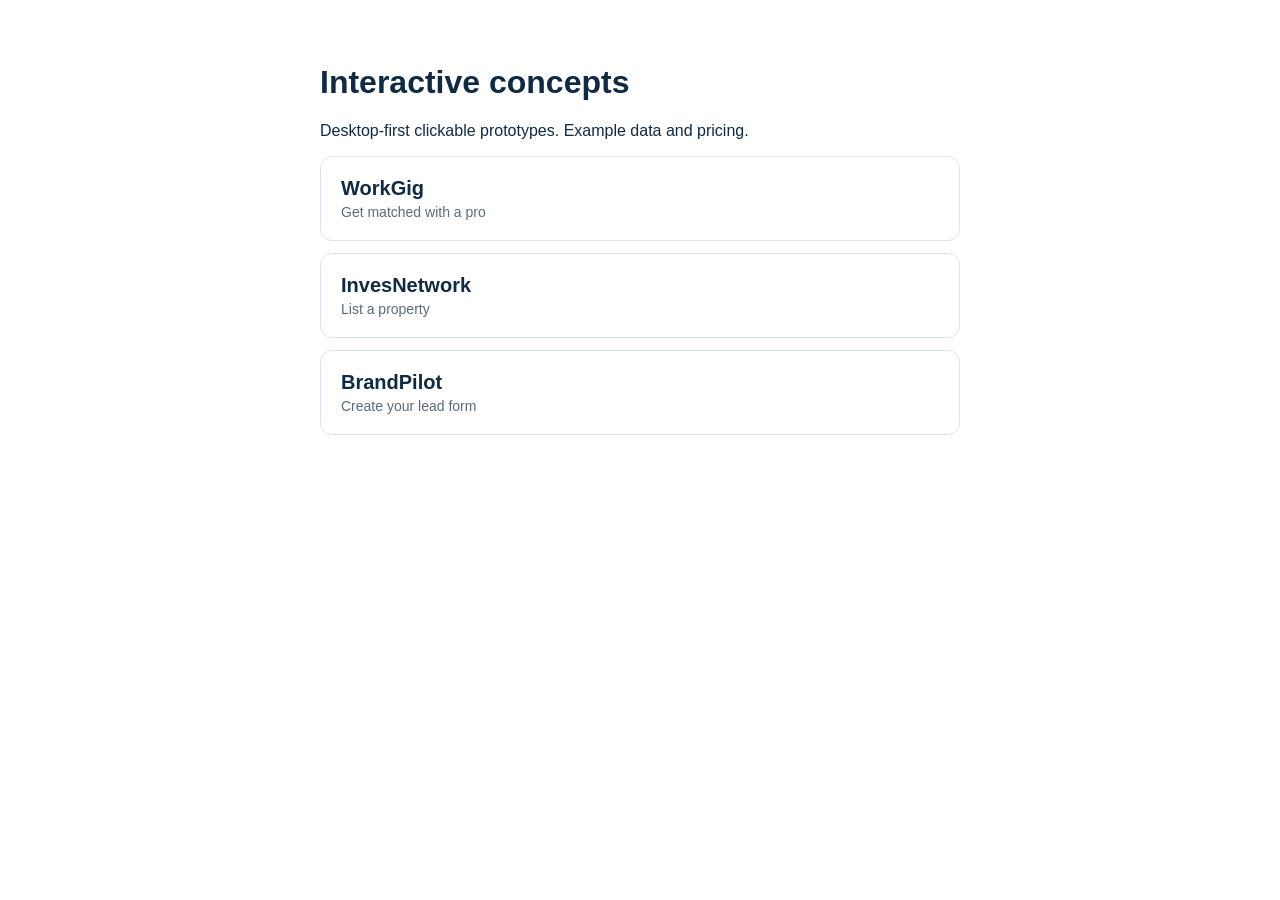
<file: index.html>
<!doctype html><html lang="en"><head><meta charset="utf-8"><meta name="viewport" content="width=device-width,initial-scale=1"><meta name="robots" content="noindex,nofollow"><title>Interactive concepts</title>
<style>body{font-family:-apple-system,Helvetica,Arial,sans-serif;background:#fff;color:#0F2A43;max-width:640px;margin:64px auto;padding:0 24px}a{display:block;padding:20px;margin:12px 0;border:1px solid #dde3ea;border-radius:12px;text-decoration:none;color:#0F2A43;font-size:20px;font-weight:600}a span{display:block;font-size:14px;font-weight:400;color:#5a6b7b;margin-top:4px}</style></head>
<body><h1>Interactive concepts</h1><p>Desktop-first clickable prototypes. Example data and pricing.</p>
<a href="workgig/">WorkGig<span>Get matched with a pro</span></a>
<a href="invesnetwork/">InvesNetwork<span>List a property</span></a>
<a href="brandpilot/">BrandPilot<span>Create your lead form</span></a></body></html>
</file>
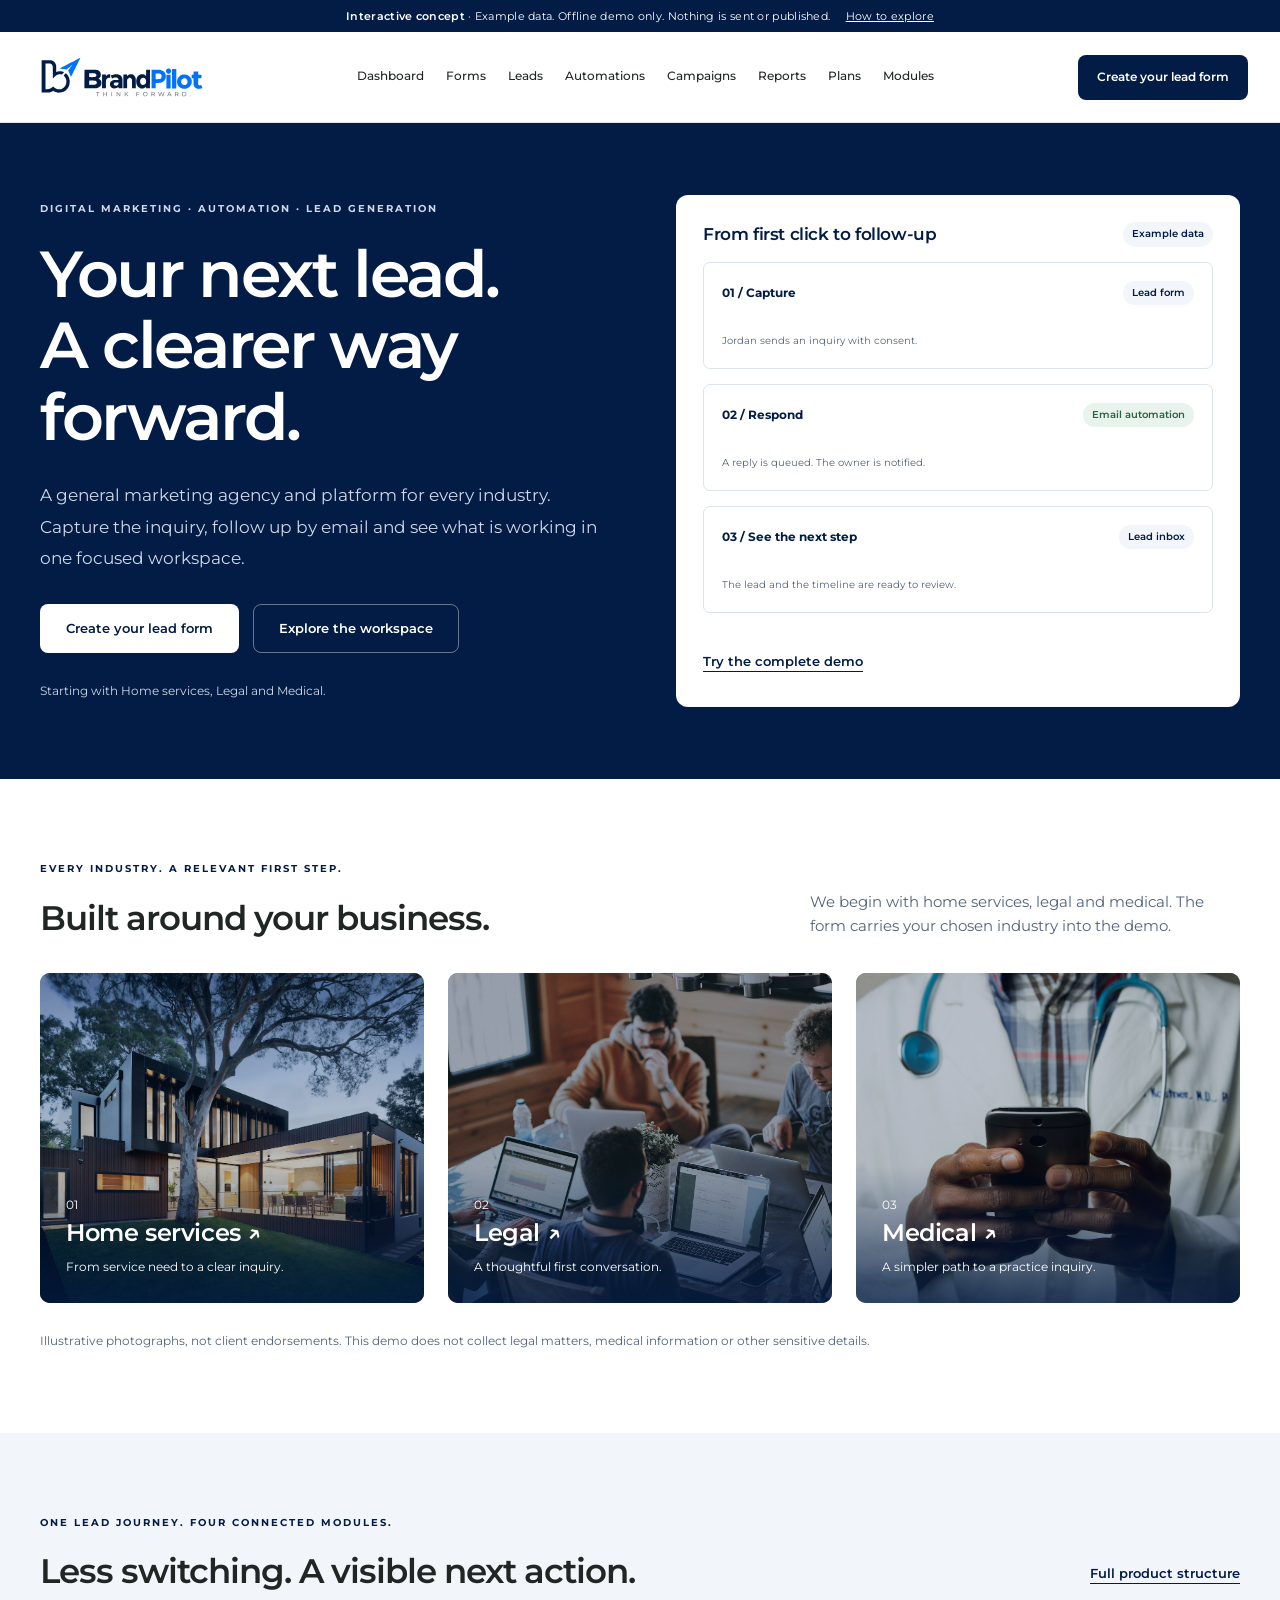
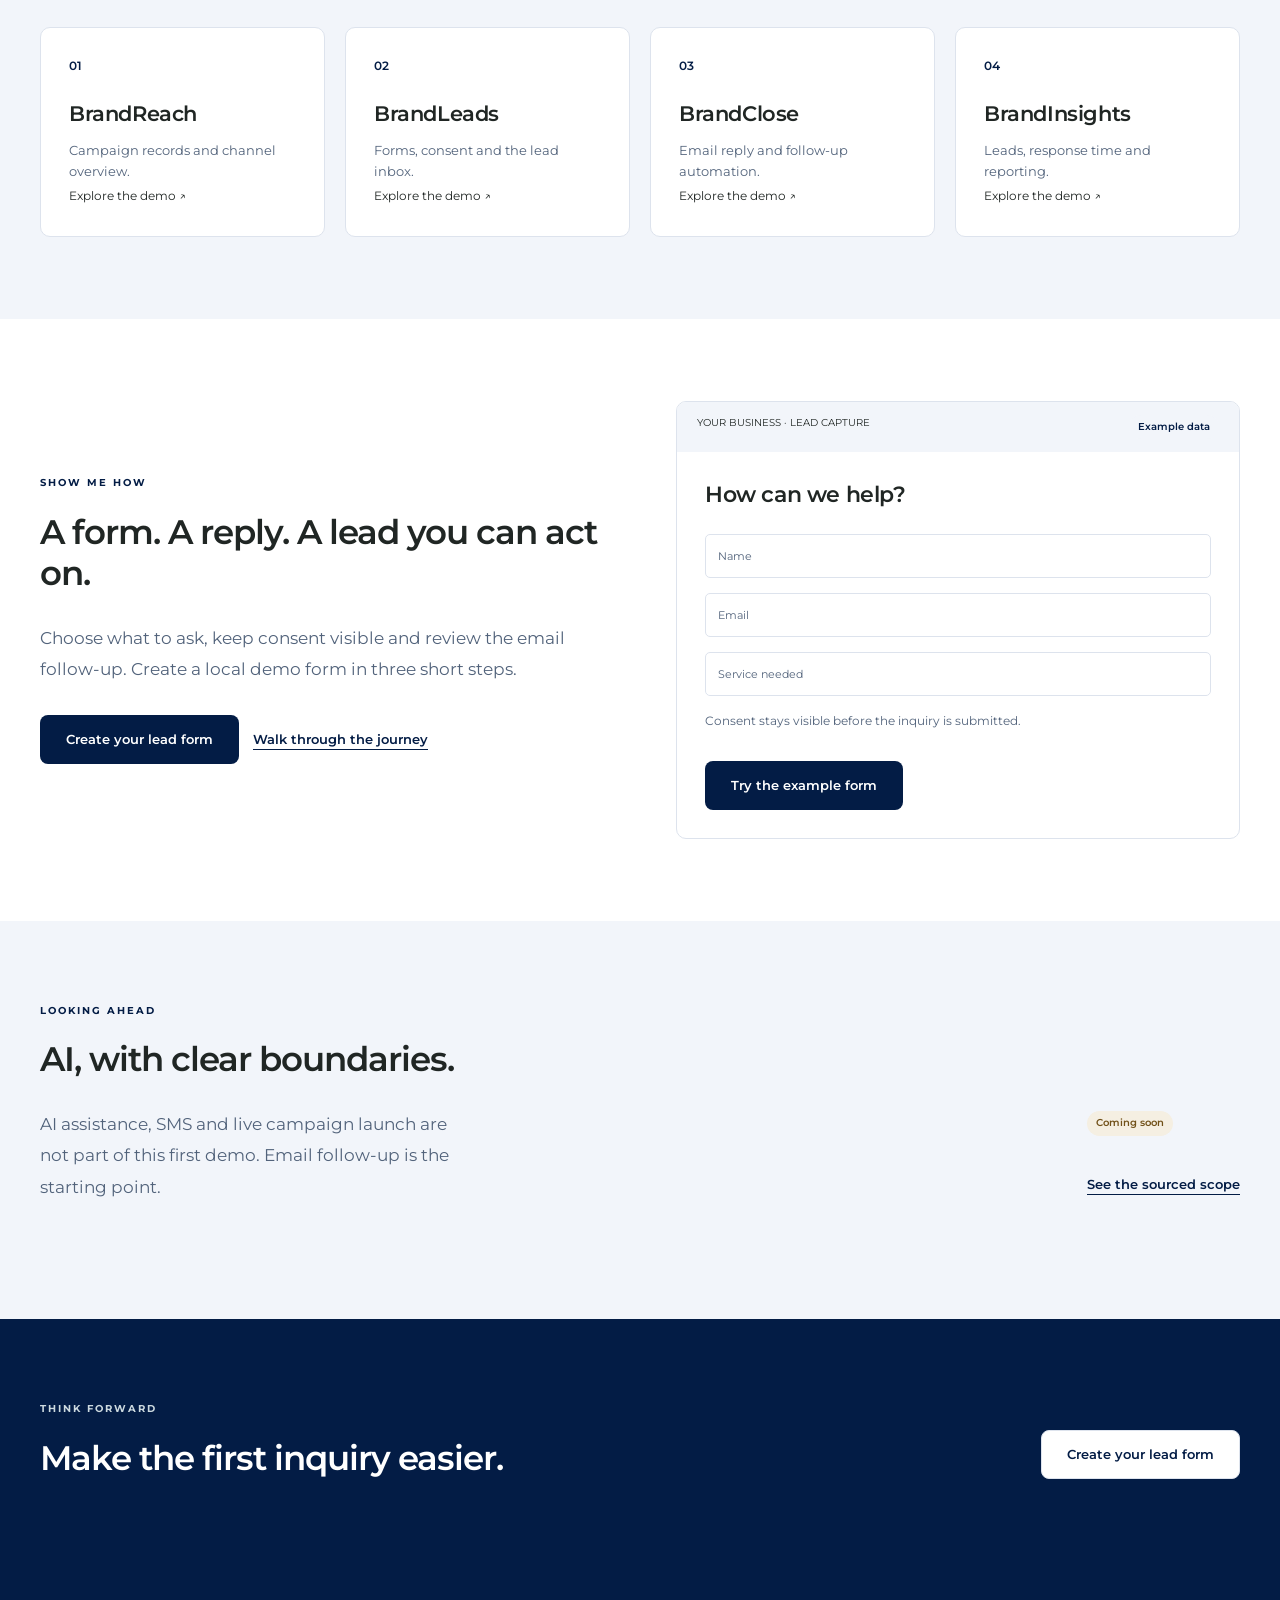
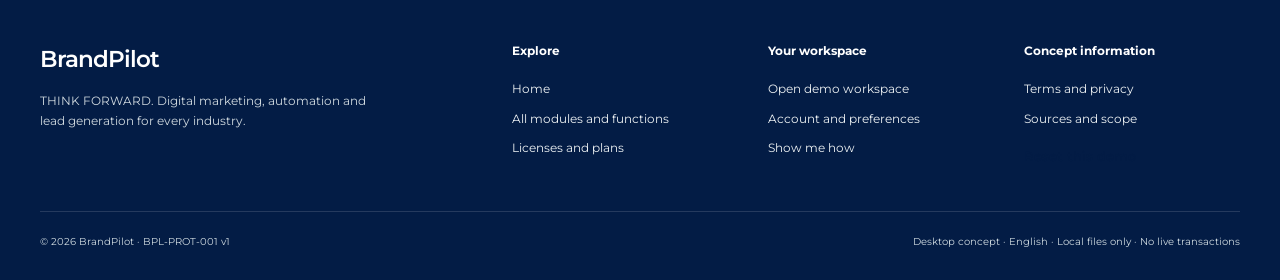
<file: brandpilot/index.html>
<!doctype html>
<html lang="en" dir="ltr"><head><meta charset="utf-8"><meta name="viewport" content="width=device-width,initial-scale=1"><meta name="color-scheme" content="light"><meta name="robots" content="noindex,nofollow"><meta http-equiv="Content-Security-Policy" content="default-src 'self' data: blob:; script-src 'self'; style-src 'self' 'unsafe-inline'; img-src 'self' data: blob:; font-src 'self'; connect-src 'none'; object-src 'none'; base-uri 'none'; form-action 'none'"><title>BrandPilot · Interactive concept</title><link rel="icon" href="data:,"><link rel="stylesheet" href="styles.css"><script src="runtime.js" defer></script><script src="locales/en.js" defer></script><script src="catalog.js" defer></script><script src="common.js" defer></script><script src="app.js" defer></script></head><body class="brandpilot" data-product="brandpilot"><section id="fallback-note" class="fallback-nav" aria-label="Readable prototype overview"><strong>Prototype preview</strong><span> No login required. If the interactive view does not start, browse: </span><a href="journey.html">How it works</a> · <a href="modules.html">All modules</a> · <a href="plans.html">Plans</a></section><div id="app"><a class="skip" href="#main">Skip to content</a><div class="demo-banner"><b>Interactive concept</b> · Example data. Offline demo only. Nothing is sent or published. <a href="#help" class="">How to explore</a></div><header class="header"><div class="head-inner"><a class="brand" href="#home" aria-label="Home"><img src="assets/logo.svg" alt="BrandPilot · THINK FORWARD"></a><nav class="mainnav" aria-label="Main navigation"><a href="#dashboard" >Dashboard</a><a href="#forms" >Forms</a><a href="#leads" >Leads</a><a href="#automations" >Automations</a><a href="#campaigns" >Campaigns</a><a href="#reports" >Reports</a><a href="#pricing" >Plans</a><a href="#modules" >Modules</a></nav><a href="#builder/1" class="btn primary ">Create your lead form</a></div></header><main id="main"><section class="bp-hero"><div class="wrap hero-grid"><div><p class="eyebrow">Digital marketing · Automation · Lead generation</p><h1 tabindex="-1">Your next lead.<br>A clearer way forward.</h1><p class="lead space-top">A general marketing agency and platform for every industry. Capture the inquiry, follow up by email and see what is working in one focused workspace.</p><div class="actions"><a href="#builder/1" class="btn primary">Create your lead form</a><a href="#dashboard" class="btn ghost">Explore the workspace</a></div><p class="small space-top">Starting with Home services, Legal and Medical.</p></div><div class="bp-board"><div class="mini-row"><h3>From first click to follow-up</h3><span class="pill ">Example data</span></div><div class="flow-node"><div class="mini-row"><b>01 / Capture</b><span class="pill ">Lead form</span></div><p class="small space-top">Jordan sends an inquiry with consent.</p></div><div class="flow-node"><div class="mini-row"><b>02 / Respond</b><span class="pill success">Email automation</span></div><p class="small space-top">A reply is queued. The owner is notified.</p></div><div class="flow-node"><div class="mini-row"><b>03 / See the next step</b><span class="pill ">Lead inbox</span></div><p class="small space-top">The lead and the timeline are ready to review.</p></div><div class="actions"><a href="#public-form" class="textlink">Try the complete demo</a></div></div></div></section><section class="section"><div class="wrap"><div class="headrow"><div><p class="eyebrow">Every industry. A relevant first step.</p><h2>Built around your business.</h2></div><p>We begin with home services, legal and medical. The form carries your chosen industry into the demo.</p></div><div class="grid3"><a class="photo-card" href="#builder/1" data-action="industry-start" data-value="Home services"><img src="assets/house.jpg" alt="Illustrative residential exterior" class=""><div class="caption"><span class="small">01</span><h3>Home services ↗</h3><p>From service need to a clear inquiry.</p></div></a><a class="photo-card" href="#builder/1" data-action="industry-start" data-value="Legal"><img src="assets/team.jpg" alt="An illustrative professional team" class=""><div class="caption"><span class="small">02</span><h3>Legal ↗</h3><p>A thoughtful first conversation.</p></div></a><a class="photo-card" href="#builder/1" data-action="industry-start" data-value="Medical"><img src="assets/medical.jpg" alt="An illustrative healthcare consultation" class=""><div class="caption"><span class="small">03</span><h3>Medical ↗</h3><p>A simpler path to a practice inquiry.</p></div></a></div><p class="small space-top">Illustrative photographs, not client endorsements. This demo does not collect legal matters, medical information or other sensitive details.</p></div></section><section class="section soft"><div class="wrap"><div class="headrow"><div><p class="eyebrow">One lead journey. Four connected modules.</p><h2>Less switching. A visible next action.</h2></div><a href="#modules" class="textlink">Full product structure</a></div><div class="grid4"><a class="card clickable" href="#campaigns"><span class="number">01</span><h3>BrandReach</h3><p>Campaign records and channel overview.</p><span class="small">Explore the demo ↗</span></a><a class="card clickable" href="#forms"><span class="number">02</span><h3>BrandLeads</h3><p>Forms, consent and the lead inbox.</p><span class="small">Explore the demo ↗</span></a><a class="card clickable" href="#automations"><span class="number">03</span><h3>BrandClose</h3><p>Email reply and follow-up automation.</p><span class="small">Explore the demo ↗</span></a><a class="card clickable" href="#reports"><span class="number">04</span><h3>BrandInsights</h3><p>Leads, response time and reporting.</p><span class="small">Explore the demo ↗</span></a></div></div></section><section class="section"><div class="wrap hero-grid"><div><p class="eyebrow">Show me how</p><h2>A form. A reply. A lead you can act on.</h2><p class="lead space-top">Choose what to ask, keep consent visible and review the email follow-up. Create a local demo form in three short steps.</p><div class="actions"><a href="#builder/1" class="btn primary">Create your lead form</a><a href="#help" class="textlink">Walk through the journey</a></div></div><div class="builder-preview"><div class="preview-bar"><span>YOUR BUSINESS · LEAD CAPTURE</span><span class="pill ">Example data</span></div><div class="preview-body"><h3>How can we help?</h3><div class="preview-field">Name</div><div class="preview-field">Email</div><div class="preview-field">Service needed</div><p class="small">Consent stays visible before the inquiry is submitted.</p><div class="actions"><a href="#public-form" class="btn primary">Try the example form</a></div></div></div></div></section><section class="section soft"><div class="wrap headrow"><div><p class="eyebrow">Looking ahead</p><h2>AI, with clear boundaries.</h2><p class="lead space-top">AI assistance, SMS and live campaign launch are not part of this first demo. Email follow-up is the starting point.</p></div><div><span class="pill soon">Coming soon</span><div class="actions"><a href="#modules" class="textlink">See the sourced scope</a></div></div></div></section><section class="section dark"><div class="wrap headrow"><div><p class="eyebrow">THINK FORWARD</p><h2>Make the first inquiry easier.</h2></div><a href="#builder/1" class="btn secondary">Create your lead form</a></div></section></main><footer class="footer"><div class="wrap"><div class="footer-top"><div><div class="footer-brand">BrandPilot</div><p>THINK FORWARD. Digital marketing, automation and lead generation for every industry.</p></div><div><h4>Explore</h4><a href="#home" class="">Home</a><a href="#modules" class="">All modules and functions</a><a href="#pricing" class="">Licenses and plans</a></div><div><h4>Your workspace</h4><a href="#dashboard" class="">Open demo workspace</a><a href="#account" class="">Account and preferences</a><a href="#help" class="">Show me how</a></div><div><h4>Concept information</h4><a href="#legal" class="">Terms and privacy</a><a href="#sources" class="">Sources and scope</a><button type="button" class="textlink" data-action="reset" data-value="">Reset this demo</button></div></div><div class="bottom"><span>© 2026 BrandPilot · BPL-PROT-001 v1</span><span>Desktop concept · English · Local files only · No live transactions</span></div></div></footer></div><noscript>The interactive controls need JavaScript, but this full homepage and the overview links remain readable. No data is sent to a server.</noscript></body></html>
</file>
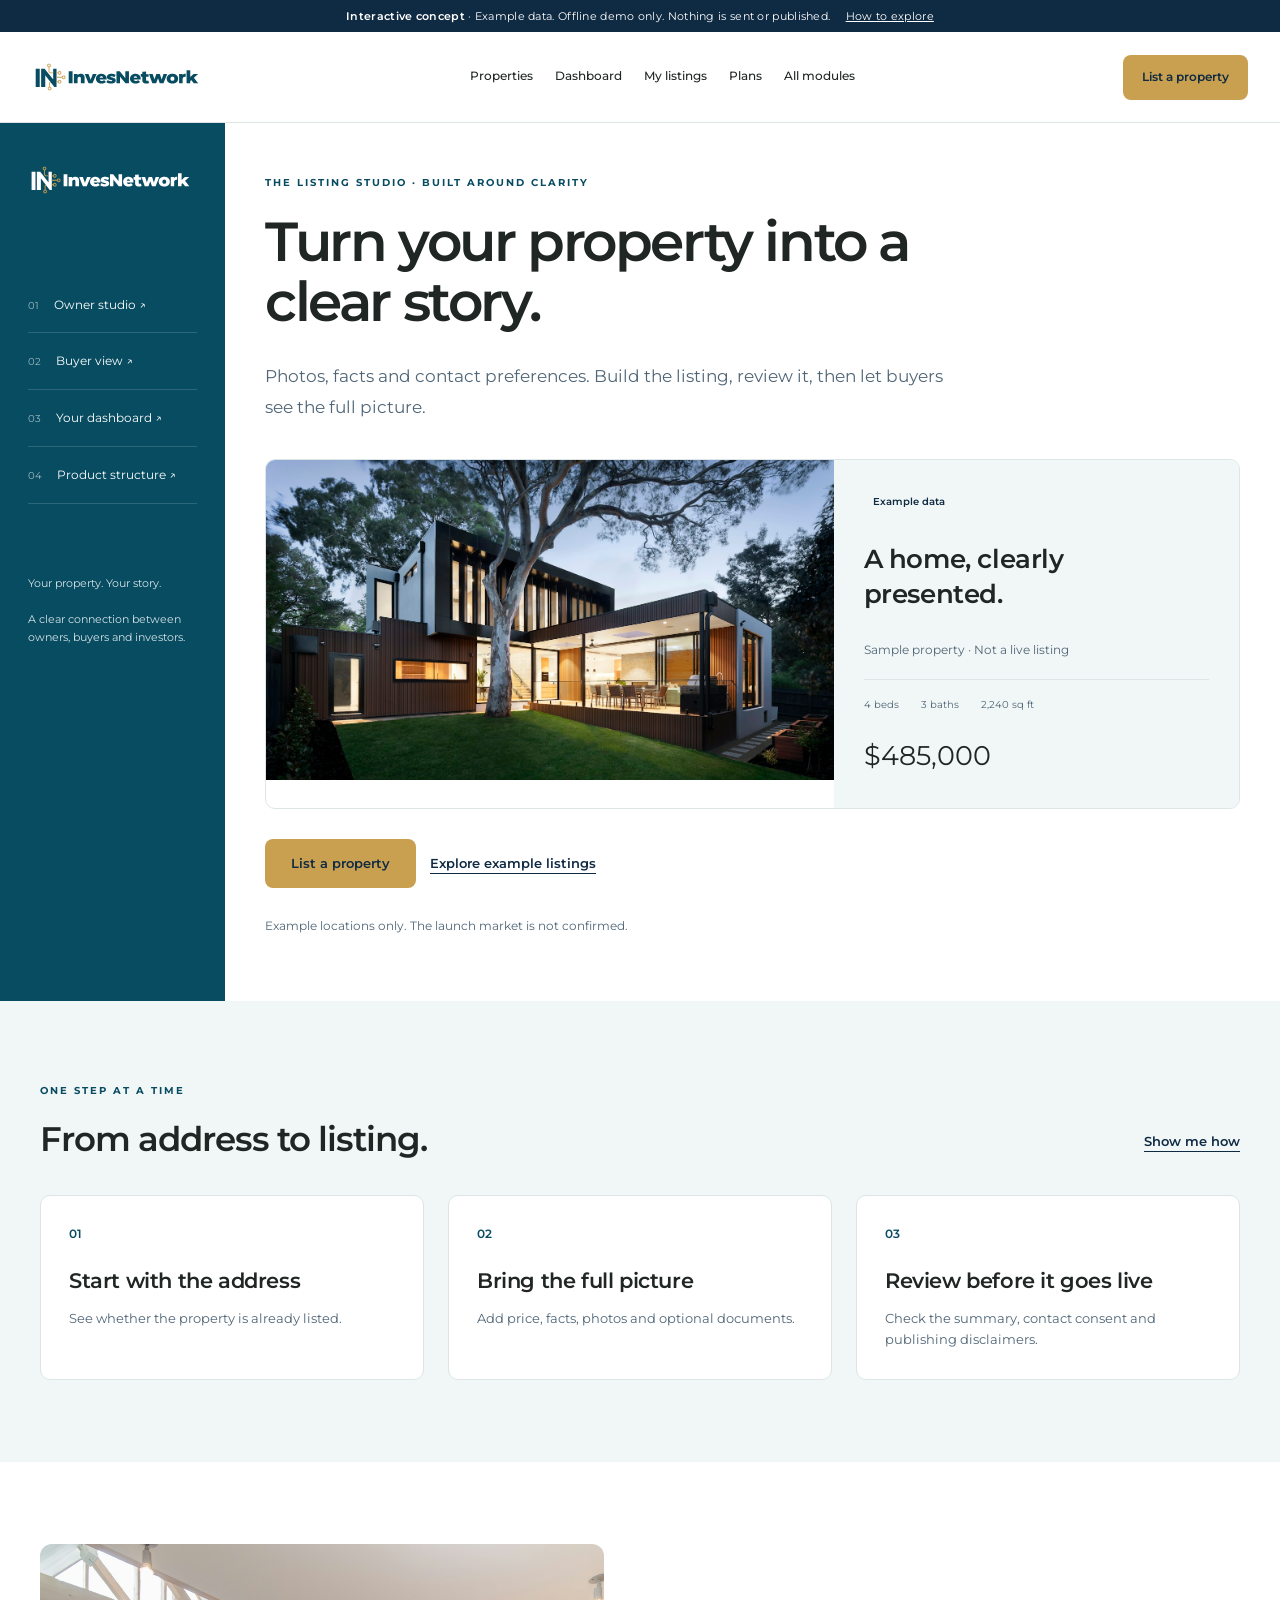
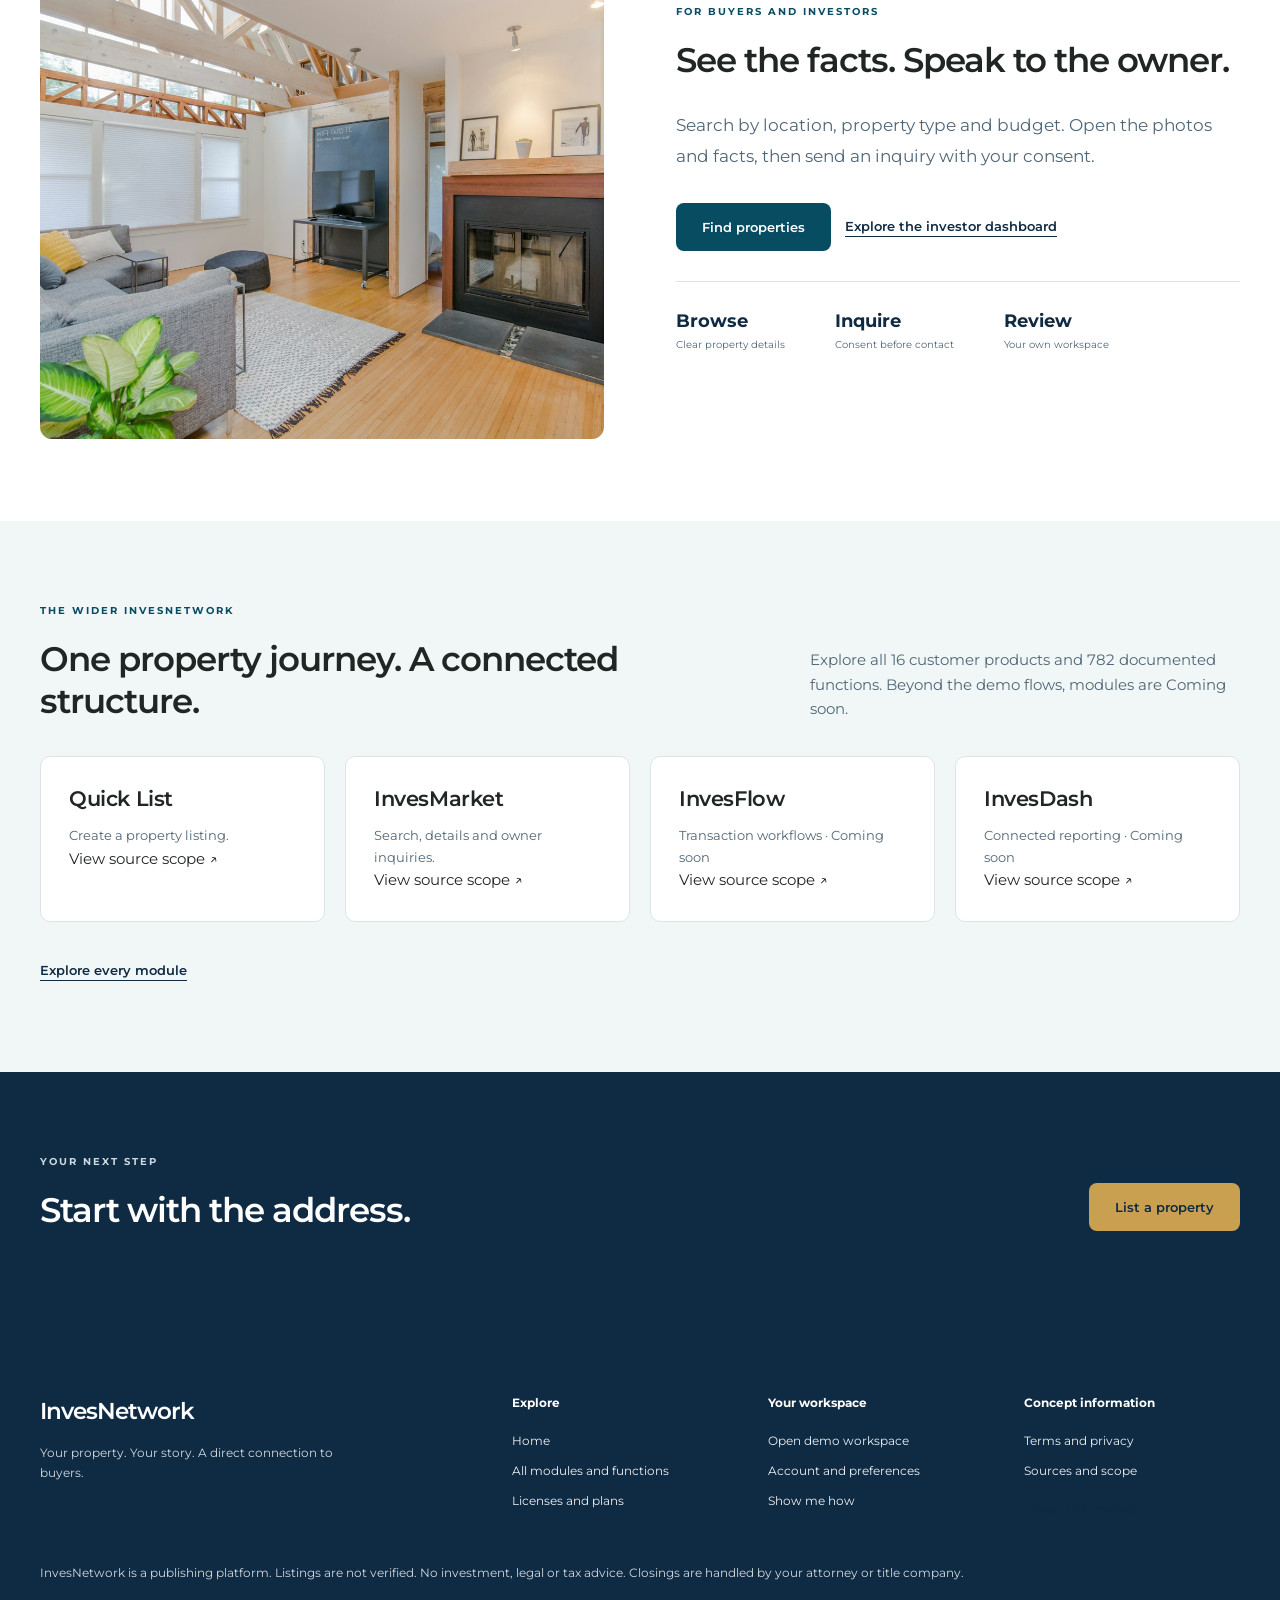
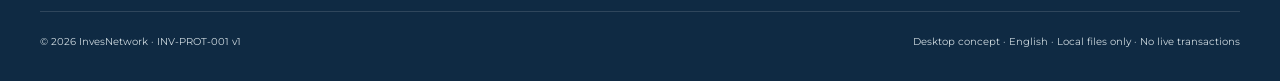
<file: invesnetwork/index.html>
<!doctype html>
<html lang="en" dir="ltr"><head><meta charset="utf-8"><meta name="viewport" content="width=device-width,initial-scale=1"><meta name="color-scheme" content="light"><meta name="robots" content="noindex,nofollow"><meta http-equiv="Content-Security-Policy" content="default-src 'self' data: blob:; script-src 'self'; style-src 'self' 'unsafe-inline'; img-src 'self' data: blob:; font-src 'self'; connect-src 'none'; object-src 'none'; base-uri 'none'; form-action 'none'"><title>InvesNetwork · Interactive concept</title><link rel="icon" href="data:,"><link rel="stylesheet" href="styles.css"><script src="runtime.js" defer></script><script src="locales/en.js" defer></script><script src="catalog.js" defer></script><script src="common.js" defer></script><script src="app.js" defer></script></head><body class="invesnetwork" data-product="invesnetwork"><section id="fallback-note" class="fallback-nav" aria-label="Readable prototype overview"><strong>Prototype preview</strong><span> No login required. If the interactive view does not start, browse: </span><a href="journey.html">How it works</a> · <a href="modules.html">All modules</a> · <a href="plans.html">Plans</a></section><div id="app"><a class="skip" href="#main">Skip to content</a><div class="demo-banner"><b>Interactive concept</b> · Example data. Offline demo only. Nothing is sent or published. <a href="#help" class="">How to explore</a></div><header class="header"><div class="head-inner"><a class="brand" href="#home" aria-label="Home"><img src="assets/logo.svg" alt="InvesNetwork"></a><nav class="mainnav" aria-label="Main navigation"><a href="#browse" >Properties</a><a href="#dashboard" >Dashboard</a><a href="#my-listings" >My listings</a><a href="#pricing" >Plans</a><a href="#modules" >All modules</a></nav><a href="#list/1" class="btn primary seller">List a property</a></div></header><main id="main"><div class="inv-rail"><aside><a class="brand" href="#home"><img src="assets/logo-reverse.svg" alt="InvesNetwork"></a><nav aria-label="Listing studio navigation"><a href="#list/1"><b>01</b>Owner studio ↗</a><a href="#browse"><b>02</b>Buyer view ↗</a><a href="#dashboard"><b>03</b>Your dashboard ↗</a><a href="#modules"><b>04</b>Product structure ↗</a></nav><p class="rail-note">Your property. Your story.<br><br>A clear connection between owners, buyers and investors.</p></aside><section class="inv-studio"><div class="wrap"><p class="eyebrow">The listing studio · Built around clarity</p><h1 tabindex="-1">Turn your property into a clear story.</h1><p class="lead space-top" style="max-width:690px">Photos, facts and contact preferences. Build the listing, review it, then let buyers see the full picture.</p><div class="studio-images"><img src="assets/house.jpg" alt="Illustrative modern home exterior" class=""><div class="summary"><span class="pill ">Example data</span><h3 class="space-top">A home, clearly presented.</h3><p class="small space-top">Sample property · Not a live listing</p><div class="facts"><span>4 beds</span><span>3 baths</span><span>2,240 sq ft</span></div><div class="price">$485,000</div></div></div><div class="actions"><a href="#list/1" class="btn seller">List a property</a><a href="#browse" class="textlink">Explore example listings</a></div><p class="small space-top">Example locations only. The launch market is not confirmed.</p></div></section></div><section class="section soft"><div class="wrap"><div class="headrow"><div><p class="eyebrow">One step at a time</p><h2>From address to listing.</h2></div><a href="#help" class="textlink">Show me how</a></div><div class="grid3"><article class="card"><span class="number">01</span><h3>Start with the address</h3><p>See whether the property is already listed.</p></article><article class="card"><span class="number">02</span><h3>Bring the full picture</h3><p>Add price, facts, photos and optional documents.</p></article><article class="card"><span class="number">03</span><h3>Review before it goes live</h3><p>Check the summary, contact consent and publishing disclaimers.</p></article></div></div></section><section class="section"><div class="wrap hero-grid"><div><img src="assets/interior.jpg" alt="An illustrative light-filled interior" class="hero-image"></div><div><p class="eyebrow">For buyers and investors</p><h2>See the facts. Speak to the owner.</h2><p class="lead space-top">Search by location, property type and budget. Open the photos and facts, then send an inquiry with your consent.</p><div class="actions"><a href="#browse" class="btn primary">Find properties</a><a href="#dashboard" class="textlink">Explore the investor dashboard</a></div><div class="inline-stats"><div><b>Browse</b>Clear property details</div><div><b>Inquire</b>Consent before contact</div><div><b>Review</b>Your own workspace</div></div></div></div></section><section class="section soft"><div class="wrap"><div class="headrow"><div><p class="eyebrow">The wider InvesNetwork</p><h2>One property journey. A connected structure.</h2></div><p>Explore all 16 customer products and 782 documented functions. Beyond the demo flows, modules are Coming soon.</p></div><div class="grid4"><a class="card clickable" href="#modules"><h3>Quick List</h3><p>Create a property listing.</p><span class="count">View source scope ↗</span></a><a class="card clickable" href="#modules"><h3>InvesMarket</h3><p>Search, details and owner inquiries.</p><span class="count">View source scope ↗</span></a><a class="card clickable" href="#modules"><h3>InvesFlow</h3><p>Transaction workflows · Coming soon</p><span class="count">View source scope ↗</span></a><a class="card clickable" href="#modules"><h3>InvesDash</h3><p>Connected reporting · Coming soon</p><span class="count">View source scope ↗</span></a></div><div class="actions"><a href="#modules" class="textlink">Explore every module</a></div></div></section><section class="section dark"><div class="wrap headrow"><div><p class="eyebrow">Your next step</p><h2>Start with the address.</h2></div><a href="#list/1" class="btn seller">List a property</a></div></section></main><footer class="footer"><div class="wrap"><div class="footer-top"><div><div class="footer-brand">InvesNetwork</div><p>Your property. Your story. A direct connection to buyers.</p></div><div><h4>Explore</h4><a href="#home" class="">Home</a><a href="#modules" class="">All modules and functions</a><a href="#pricing" class="">Licenses and plans</a></div><div><h4>Your workspace</h4><a href="#dashboard" class="">Open demo workspace</a><a href="#account" class="">Account and preferences</a><a href="#help" class="">Show me how</a></div><div><h4>Concept information</h4><a href="#legal" class="">Terms and privacy</a><a href="#sources" class="">Sources and scope</a><button type="button" class="textlink" data-action="reset" data-value="">Reset this demo</button></div></div><p class="space-bottom" style="max-width:none">InvesNetwork is a publishing platform. Listings are not verified. No investment, legal or tax advice. Closings are handled by your attorney or title company.</p><div class="bottom"><span>© 2026 InvesNetwork · INV-PROT-001 v1</span><span>Desktop concept · English · Local files only · No live transactions</span></div></div></footer></div><noscript>The interactive controls need JavaScript, but this full homepage and the overview links remain readable. No data is sent to a server.</noscript></body></html>
</file>
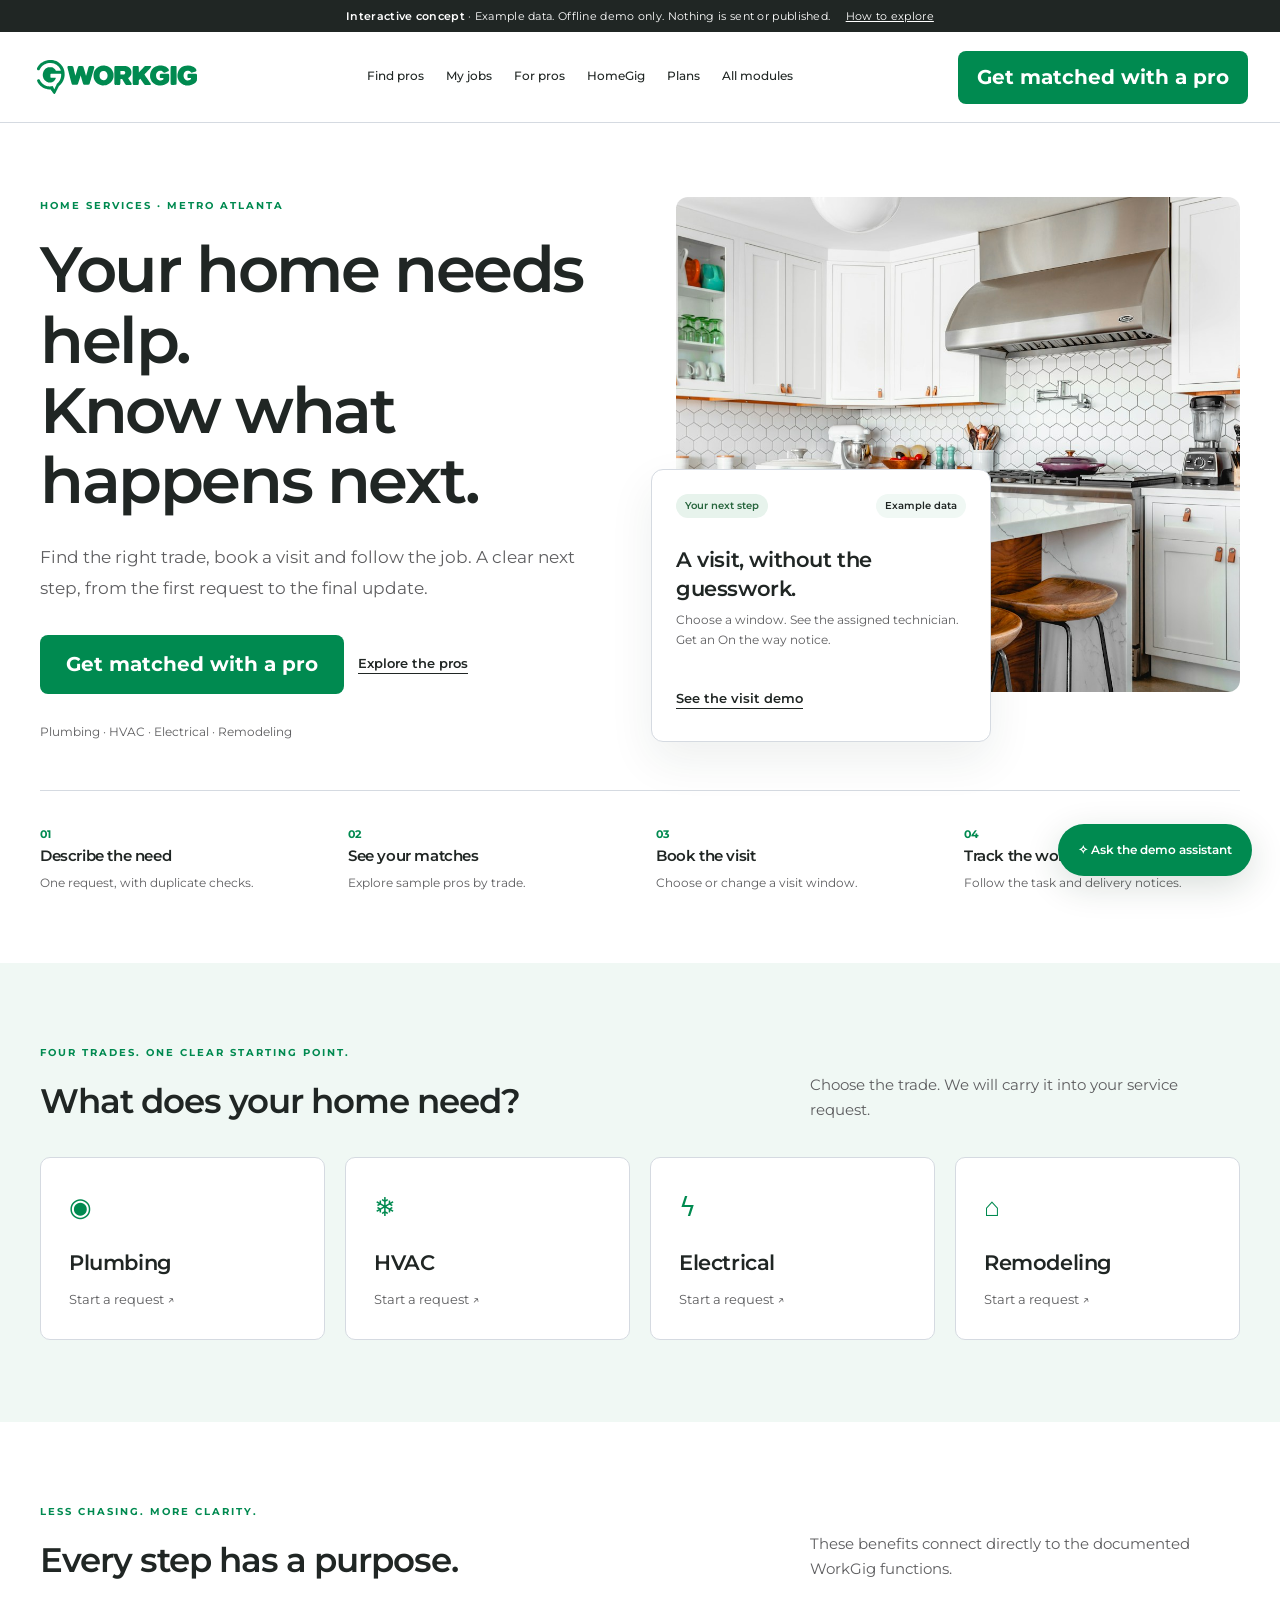
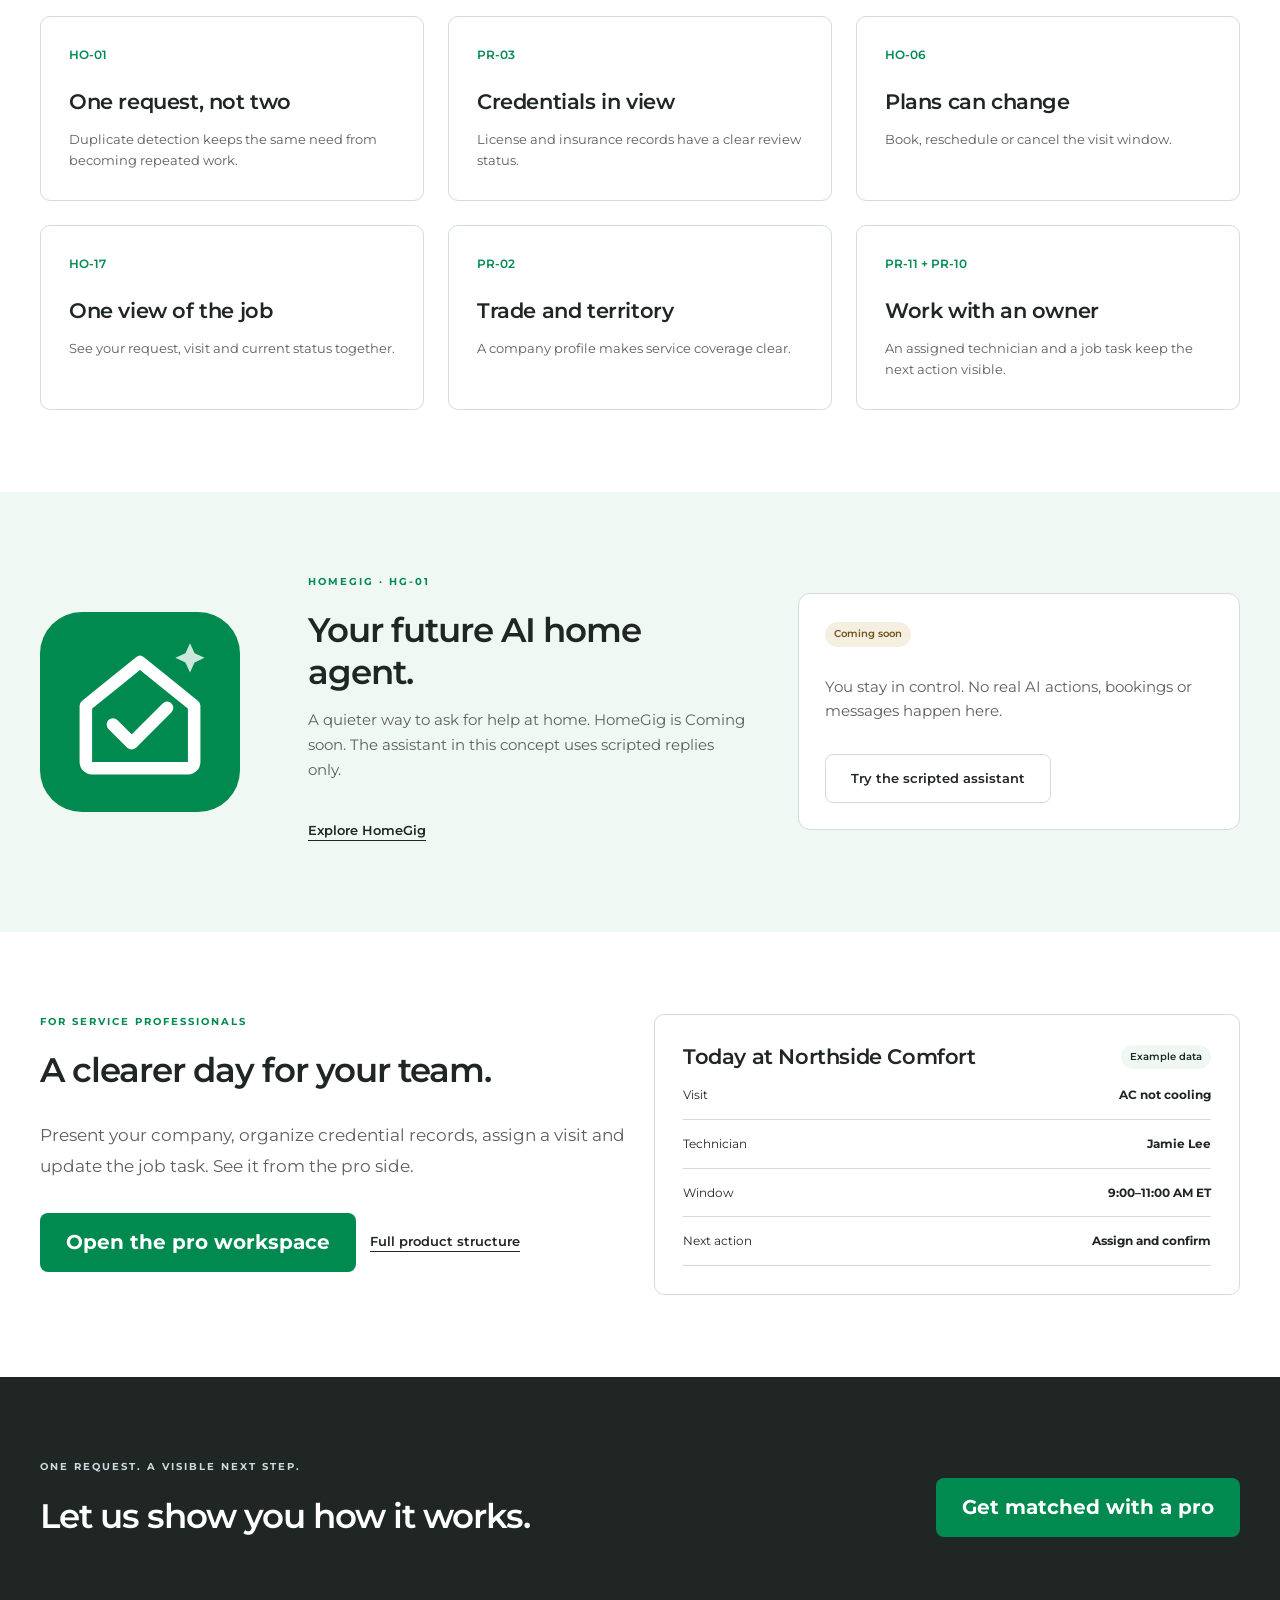
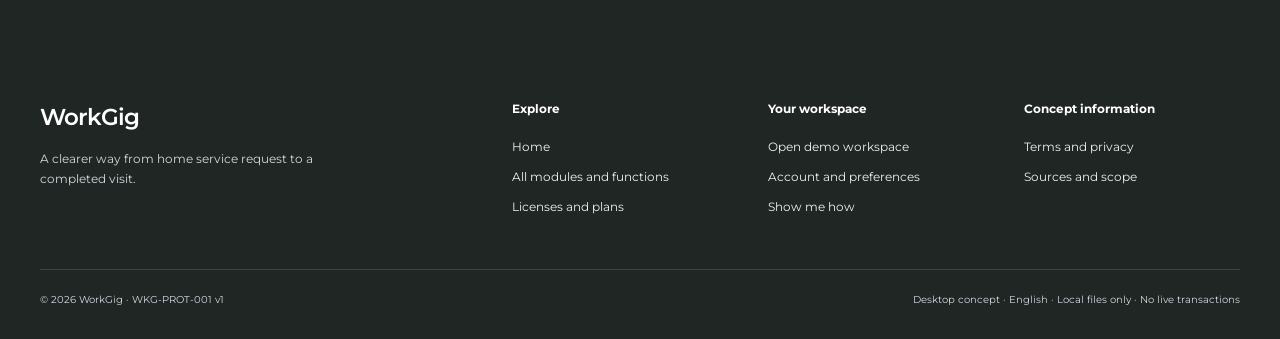
<file: workgig/index.html>
<!doctype html>
<html lang="en" dir="ltr"><head><meta charset="utf-8"><meta name="viewport" content="width=device-width,initial-scale=1"><meta name="color-scheme" content="light"><meta name="robots" content="noindex,nofollow"><meta http-equiv="Content-Security-Policy" content="default-src 'self' data: blob:; script-src 'self'; style-src 'self' 'unsafe-inline'; img-src 'self' data: blob:; font-src 'self'; connect-src 'none'; object-src 'none'; base-uri 'none'; form-action 'none'"><title>WorkGig · Interactive concept</title><link rel="icon" href="data:,"><link rel="stylesheet" href="tokens.css"><link rel="stylesheet" href="styles.css"><script src="runtime.js" defer></script><script src="locales/en.js" defer></script><script src="catalog.js" defer></script><script src="common.js" defer></script><script src="app.js" defer></script></head><body class="workgig" data-product="workgig"><section id="fallback-note" class="fallback-nav" aria-label="Readable prototype overview"><strong>Prototype preview</strong><span> No login required. If the interactive view does not start, browse: </span><a href="journey.html">How it works</a> · <a href="modules.html">All modules</a> · <a href="plans.html">Plans</a></section><div id="app"><a class="skip" href="#main">Skip to content</a><div class="demo-banner"><b>Interactive concept</b> · Example data. Offline demo only. Nothing is sent or published. <a href="#help" class="">How to explore</a></div><header class="header"><div class="head-inner"><a class="brand" href="#home" aria-label="Home"><img src="assets/logo.svg" alt="WorkGig"></a><nav class="mainnav" aria-label="Main navigation"><a href="#search" >Find pros</a><a href="#jobs" >My jobs</a><a href="#pro" >For pros</a><a href="#homegig" >HomeGig</a><a href="#pricing" >Plans</a><a href="#modules" >All modules</a></nav><a href="#request/1" class="btn primary ">Get matched with a pro</a></div></header><main id="main"><section class="hero"><div class="wrap"><div class="hero-grid"><div><p class="eyebrow">Home services · Metro Atlanta</p><h1 tabindex="-1">Your home needs help.<br>Know what happens next.</h1><p class="lead">Find the right trade, book a visit and follow the job. A clear next step, from the first request to the final update.</p><div class="actions"><a href="#request/1" class="btn primary">Get matched with a pro</a><a href="#search" class="textlink">Explore the pros</a></div><p class="small space-top">Plumbing · HVAC · Electrical · Remodeling</p></div><div class="image-stack"><img src="assets/kitchen.jpg" alt="A bright kitchen in a cared-for home" class="hero-image"><div class="floating-card"><div class="mini-row"><span class="pill success">Your next step</span><span class="pill ">Example data</span></div><h3 class="space-top">A visit, without the guesswork.</h3><p>Choose a window. See the assigned technician. Get an On the way notice.</p><div class="actions"><a href="#job" class="textlink">See the visit demo</a></div></div></div></div><div class="step-strip"><div><b>01</b><h3>Describe the need</h3><p>One request, with duplicate checks.</p></div><div><b>02</b><h3>See your matches</h3><p>Explore sample pros by trade.</p></div><div><b>03</b><h3>Book the visit</h3><p>Choose or change a visit window.</p></div><div><b>04</b><h3>Track the work</h3><p>Follow the task and delivery notices.</p></div></div></div></section><section class="section soft"><div class="wrap"><div class="headrow"><div><p class="eyebrow">Four trades. One clear starting point.</p><h2>What does your home need?</h2></div><p>Choose the trade. We will carry it into your service request.</p></div><div class="grid4"><a href="#request/1" data-action="start-trade" data-value="Plumbing" class="card clickable"><span class="feature-icon" aria-hidden="true">◉</span><h3>Plumbing</h3><p>Start a request ↗</p></a><a href="#request/1" data-action="start-trade" data-value="HVAC" class="card clickable"><span class="feature-icon" aria-hidden="true">❄</span><h3>HVAC</h3><p>Start a request ↗</p></a><a href="#request/1" data-action="start-trade" data-value="Electrical" class="card clickable"><span class="feature-icon" aria-hidden="true">ϟ</span><h3>Electrical</h3><p>Start a request ↗</p></a><a href="#request/1" data-action="start-trade" data-value="Remodeling" class="card clickable"><span class="feature-icon" aria-hidden="true">⌂</span><h3>Remodeling</h3><p>Start a request ↗</p></a></div></div></section><section class="section"><div class="wrap"><div class="headrow"><div><p class="eyebrow">Less chasing. More clarity.</p><h2>Every step has a purpose.</h2></div><p>These benefits connect directly to the documented WorkGig functions.</p></div><div class="grid3"><article class="card"><span class="number">HO-01</span><h3>One request, not two</h3><p>Duplicate detection keeps the same need from becoming repeated work.</p></article><article class="card"><span class="number">PR-03</span><h3>Credentials in view</h3><p>License and insurance records have a clear review status.</p></article><article class="card"><span class="number">HO-06</span><h3>Plans can change</h3><p>Book, reschedule or cancel the visit window.</p></article><article class="card"><span class="number">HO-17</span><h3>One view of the job</h3><p>See your request, visit and current status together.</p></article><article class="card"><span class="number">PR-02</span><h3>Trade and territory</h3><p>A company profile makes service coverage clear.</p></article><article class="card"><span class="number">PR-11 + PR-10</span><h3>Work with an owner</h3><p>An assigned technician and a job task keep the next action visible.</p></article></div></div></section><section class="section soft"><div class="wrap homegig-block"><img src="assets/homegig.svg" alt="HomeGig concept icon"><div><p class="eyebrow">HomeGig · HG-01</p><h2>Your future AI home agent.</h2><p>A quieter way to ask for help at home. HomeGig is Coming soon. The assistant in this concept uses scripted replies only.</p><div class="actions"><a href="#homegig" class="textlink">Explore HomeGig</a></div></div><div class="chat-sample"><span class="pill soon">Coming soon</span><p class="space-top">You stay in control. No real AI actions, bookings or messages happen here.</p><div class="actions"><button type="button" class="btn secondary" data-action="open-chat" data-value="">Try the scripted assistant</button></div></div></div></section><section class="section"><div class="wrap grid2"><div><p class="eyebrow">For service professionals</p><h2>A clearer day for your team.</h2><p class="lead space-top">Present your company, organize credential records, assign a visit and update the job task. See it from the pro side.</p><div class="actions"><a href="#pro" class="btn primary">Open the pro workspace</a><a href="#modules" class="textlink">Full product structure</a></div></div><div class="card"><div class="mini-row"><h3>Today at Northside Comfort</h3><span class="pill ">Example data</span></div><div class="data-list"><div><span>Visit</span><b>AC not cooling</b></div><div><span>Technician</span><b>Jamie Lee</b></div><div><span>Window</span><b>9:00–11:00 AM ET</b></div><div><span>Next action</span><b>Assign and confirm</b></div></div></div></div></section><section class="section dark"><div class="wrap headrow"><div><p class="eyebrow">One request. A visible next step.</p><h2>Let us show you how it works.</h2></div><a href="#request/1" class="btn primary">Get matched with a pro</a></div></section></main><footer class="footer"><div class="wrap"><div class="footer-top"><div><div class="footer-brand">WorkGig</div><p>A clearer way from home service request to a completed visit.</p></div><div><h4>Explore</h4><a href="#home" class="">Home</a><a href="#modules" class="">All modules and functions</a><a href="#pricing" class="">Licenses and plans</a></div><div><h4>Your workspace</h4><a href="#jobs" class="">Open demo workspace</a><a href="#account" class="">Account and preferences</a><a href="#help" class="">Show me how</a></div><div><h4>Concept information</h4><a href="#legal" class="">Terms and privacy</a><a href="#sources" class="">Sources and scope</a><button type="button" class="textlink" data-action="reset" data-value="">Reset this demo</button></div></div><div class="bottom"><span>© 2026 WorkGig · WKG-PROT-001 v1</span><span>Desktop concept · English · Local files only · No live transactions</span></div></div></footer></div><noscript>The interactive controls need JavaScript, but this full homepage and the overview links remain readable. No data is sent to a server.</noscript></body></html>
</file>
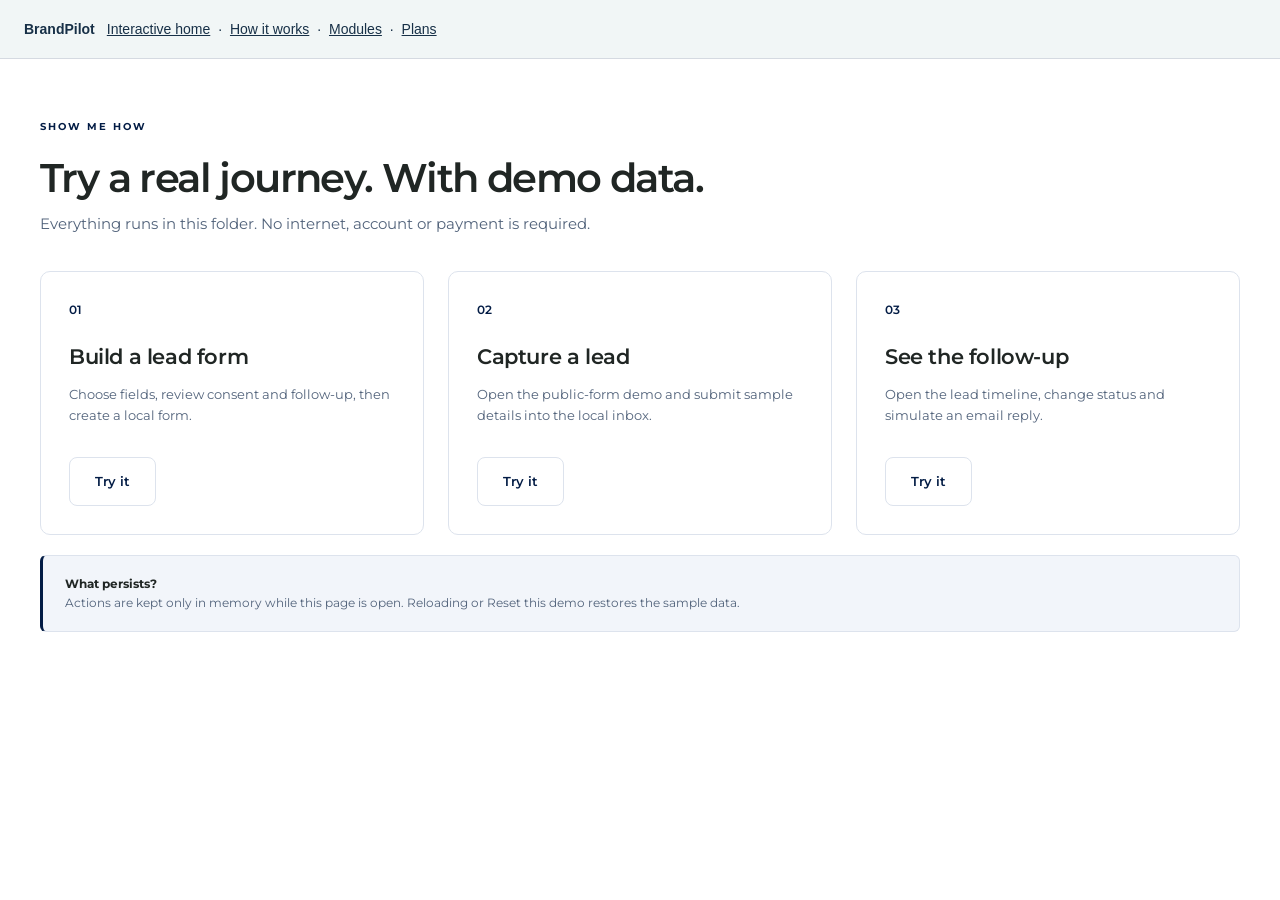
<file: brandpilot/journey.html>
<!doctype html><html lang="en"><head><meta charset="utf-8"><meta name="viewport" content="width=device-width,initial-scale=1"><meta name="color-scheme" content="light"><meta name="robots" content="noindex,nofollow"><meta http-equiv="Content-Security-Policy" content="default-src 'self'; style-src 'self' 'unsafe-inline'; img-src 'self' data:; font-src 'self'; script-src 'none'; connect-src 'none'; object-src 'none'; base-uri 'none'; form-action 'none'"><title>BrandPilot · Overview</title><link rel="icon" href="data:,"><link rel="stylesheet" href="styles.css"></head><body class="brandpilot"><header class="fallback-nav"><strong>BrandPilot</strong><a href="index.html">Interactive home</a> · <a href="journey.html">How it works</a> · <a href="modules.html">Modules</a> · <a href="plans.html">Plans</a></header><main id="main" class="page "><div class="wrap"><div class="pagehead"><div><p class="eyebrow">Show me how</p><h1 tabindex="-1">Try a real journey. With demo data.</h1><p>Everything runs in this folder. No internet, account or payment is required.</p></div></div><div class="grid3"><div class="card"><span class="number">01</span><h3>Build a lead form</h3><p>Choose fields, review consent and follow-up, then create a local form.</p><div class="actions"><a href="index.html#builder/1" class="btn secondary">Try it</a></div></div><div class="card"><span class="number">02</span><h3>Capture a lead</h3><p>Open the public-form demo and submit sample details into the local inbox.</p><div class="actions"><a href="index.html#public-form" class="btn secondary">Try it</a></div></div><div class="card"><span class="number">03</span><h3>See the follow-up</h3><p>Open the lead timeline, change status and simulate an email reply.</p><div class="actions"><a href="index.html#leads" class="btn secondary">Try it</a></div></div></div><div class="notice "><b>What persists?</b><p>Actions are kept only in memory while this page is open. Reloading or Reset this demo restores the sample data.</p></div></div></main></body></html>
</file>
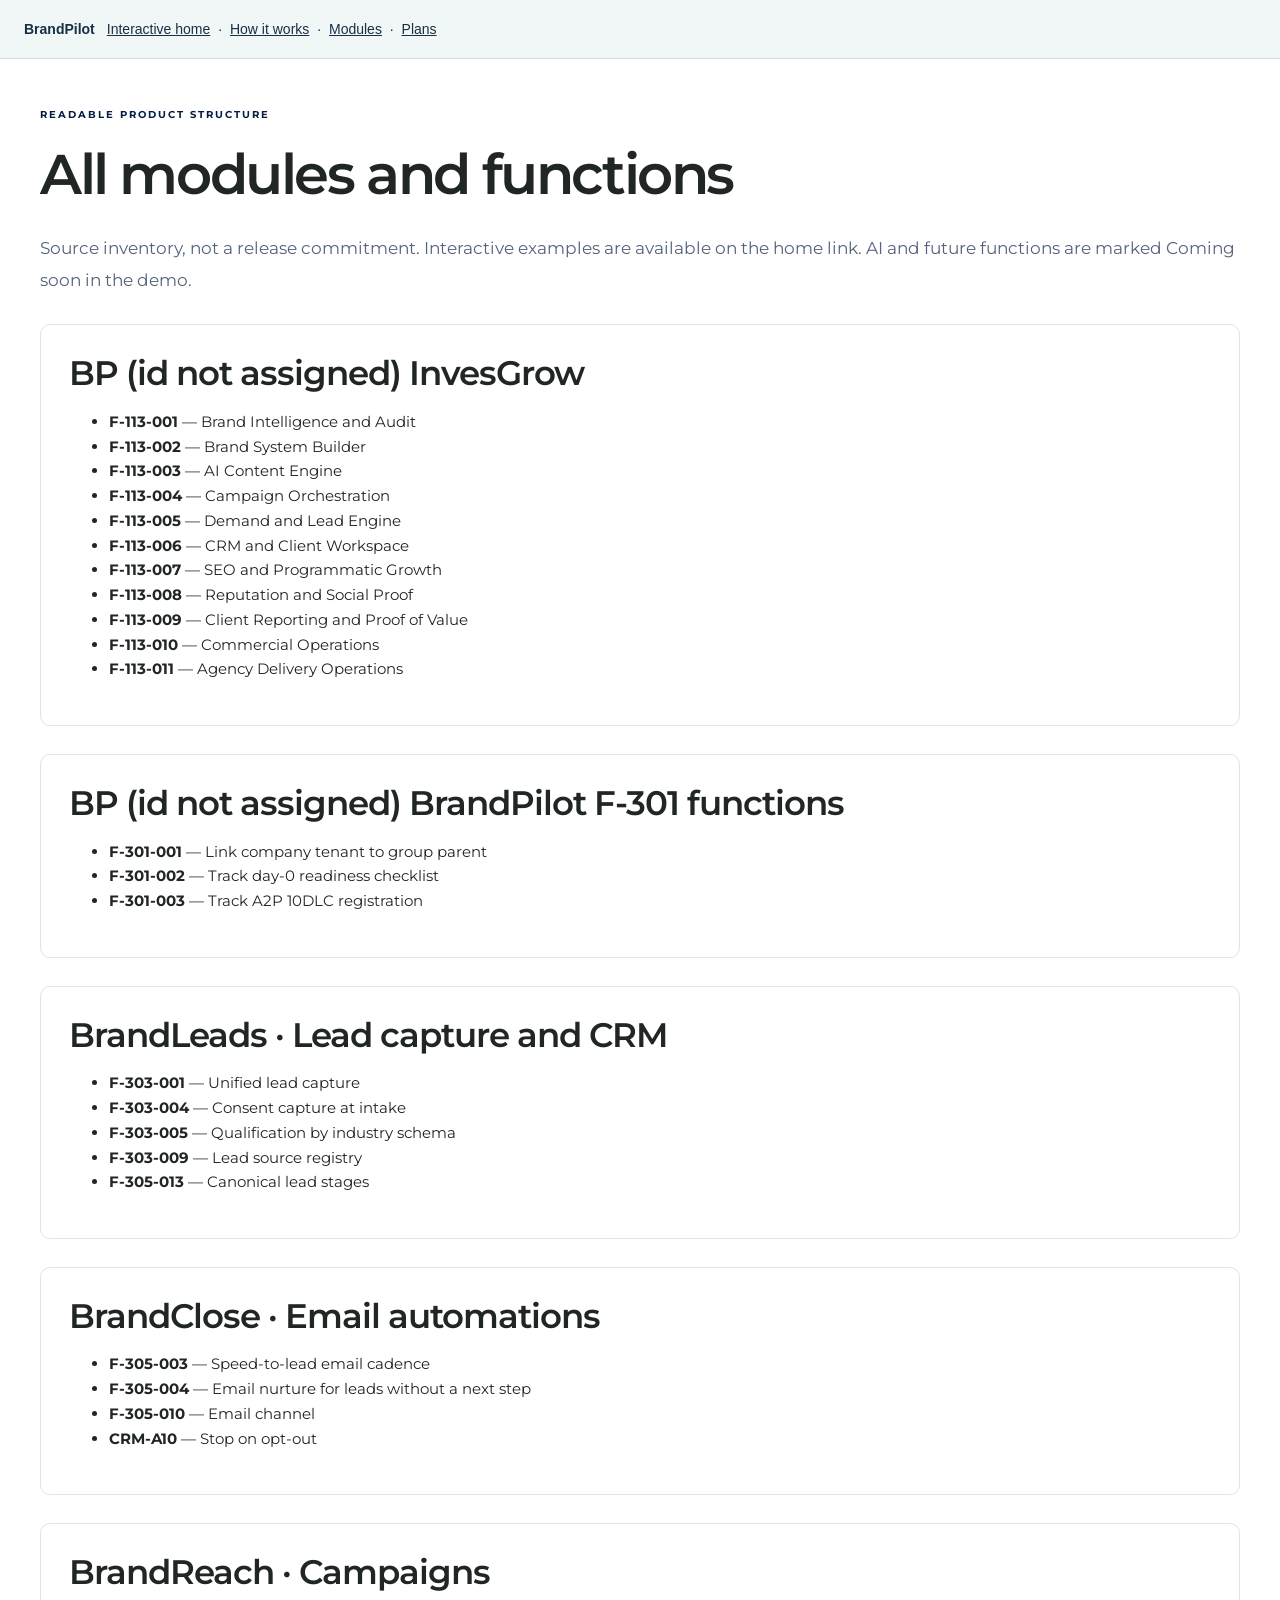
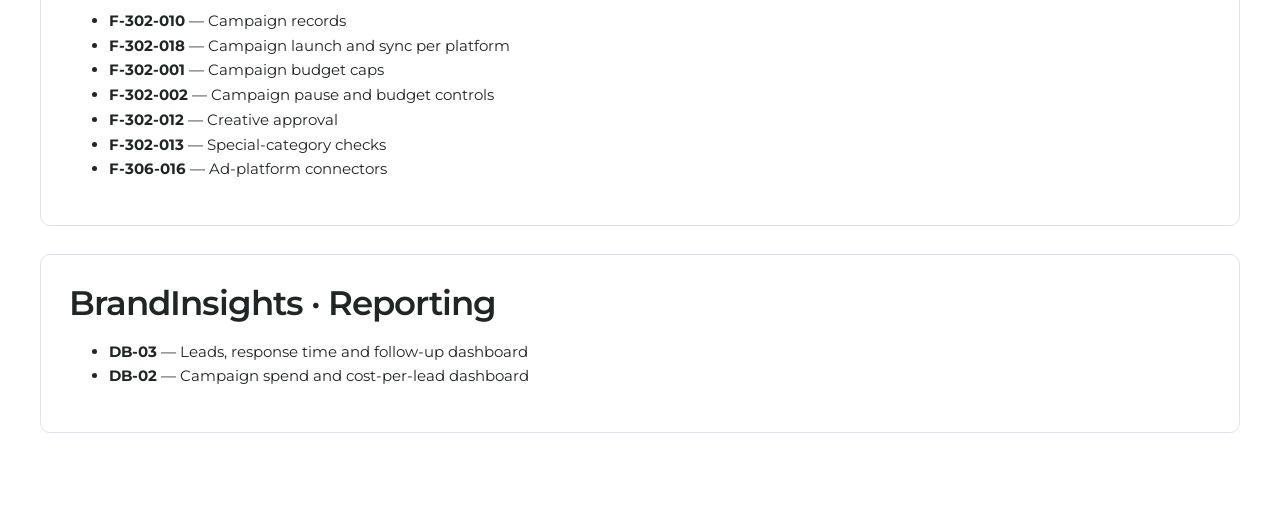
<file: brandpilot/modules.html>
<!doctype html><html lang="en"><head><meta charset="utf-8"><meta name="viewport" content="width=device-width,initial-scale=1"><meta name="color-scheme" content="light"><meta name="robots" content="noindex,nofollow"><meta http-equiv="Content-Security-Policy" content="default-src 'self'; style-src 'self' 'unsafe-inline'; img-src 'self' data:; font-src 'self'; script-src 'none'; connect-src 'none'; object-src 'none'; base-uri 'none'; form-action 'none'"><title>BrandPilot · Overview</title><link rel="icon" href="data:,"><link rel="stylesheet" href="styles.css"></head><body class="brandpilot"><header class="fallback-nav"><strong>BrandPilot</strong><a href="index.html">Interactive home</a> · <a href="journey.html">How it works</a> · <a href="modules.html">Modules</a> · <a href="plans.html">Plans</a></header><main class="page"><div class="wrap"><p class="eyebrow">Readable product structure</p><h1>All modules and functions</h1><p class="lead space-top">Source inventory, not a release commitment. Interactive examples are available on the home link. AI and future functions are marked Coming soon in the demo.</p><section class="space-top card"><h2>BP (id not assigned) InvesGrow</h2><ul><li><strong>F-113-001</strong> — Brand Intelligence and Audit</li><li><strong>F-113-002</strong> — Brand System Builder</li><li><strong>F-113-003</strong> — AI Content Engine</li><li><strong>F-113-004</strong> — Campaign Orchestration</li><li><strong>F-113-005</strong> — Demand and Lead Engine</li><li><strong>F-113-006</strong> — CRM and Client Workspace</li><li><strong>F-113-007</strong> — SEO and Programmatic Growth</li><li><strong>F-113-008</strong> — Reputation and Social Proof</li><li><strong>F-113-009</strong> — Client Reporting and Proof of Value</li><li><strong>F-113-010</strong> — Commercial Operations</li><li><strong>F-113-011</strong> — Agency Delivery Operations</li></ul></section><section class="space-top card"><h2>BP (id not assigned) BrandPilot F-301 functions</h2><ul><li><strong>F-301-001</strong> — Link company tenant to group parent</li><li><strong>F-301-002</strong> — Track day-0 readiness checklist</li><li><strong>F-301-003</strong> — Track A2P 10DLC registration</li></ul></section><section class="space-top card"><h2>BrandLeads · Lead capture and CRM</h2><ul><li><strong>F-303-001</strong> — Unified lead capture</li><li><strong>F-303-004</strong> — Consent capture at intake</li><li><strong>F-303-005</strong> — Qualification by industry schema</li><li><strong>F-303-009</strong> — Lead source registry</li><li><strong>F-305-013</strong> — Canonical lead stages</li></ul></section><section class="space-top card"><h2>BrandClose · Email automations</h2><ul><li><strong>F-305-003</strong> — Speed-to-lead email cadence</li><li><strong>F-305-004</strong> — Email nurture for leads without a next step</li><li><strong>F-305-010</strong> — Email channel</li><li><strong>CRM-A10</strong> — Stop on opt-out</li></ul></section><section class="space-top card"><h2>BrandReach · Campaigns</h2><ul><li><strong>F-302-010</strong> — Campaign records</li><li><strong>F-302-018</strong> — Campaign launch and sync per platform</li><li><strong>F-302-001</strong> — Campaign budget caps</li><li><strong>F-302-002</strong> — Campaign pause and budget controls</li><li><strong>F-302-012</strong> — Creative approval</li><li><strong>F-302-013</strong> — Special-category checks</li><li><strong>F-306-016</strong> — Ad-platform connectors</li></ul></section><section class="space-top card"><h2>BrandInsights · Reporting</h2><ul><li><strong>DB-03</strong> — Leads, response time and follow-up dashboard</li><li><strong>DB-02</strong> — Campaign spend and cost-per-lead dashboard</li></ul></section></div></main></body></html>
</file>
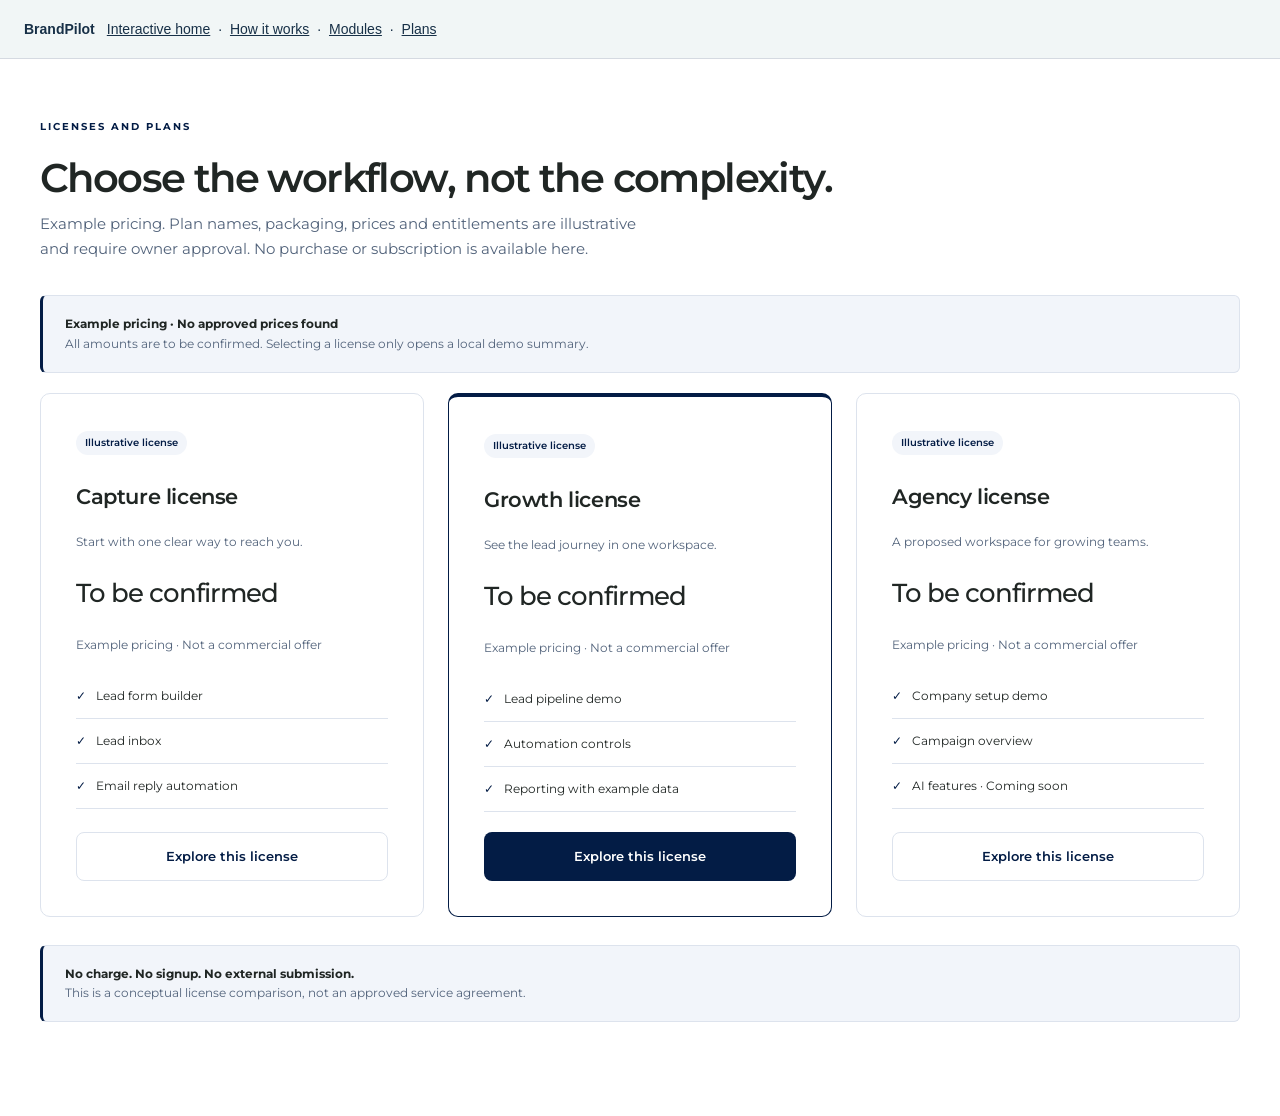
<file: brandpilot/plans.html>
<!doctype html><html lang="en"><head><meta charset="utf-8"><meta name="viewport" content="width=device-width,initial-scale=1"><meta name="color-scheme" content="light"><meta name="robots" content="noindex,nofollow"><meta http-equiv="Content-Security-Policy" content="default-src 'self'; style-src 'self' 'unsafe-inline'; img-src 'self' data:; font-src 'self'; script-src 'none'; connect-src 'none'; object-src 'none'; base-uri 'none'; form-action 'none'"><title>BrandPilot · Overview</title><link rel="icon" href="data:,"><link rel="stylesheet" href="styles.css"></head><body class="brandpilot"><header class="fallback-nav"><strong>BrandPilot</strong><a href="index.html">Interactive home</a> · <a href="journey.html">How it works</a> · <a href="modules.html">Modules</a> · <a href="plans.html">Plans</a></header><main id="main" class="page "><div class="wrap"><div class="pagehead"><div><p class="eyebrow">Licenses and plans</p><h1 tabindex="-1">Choose the workflow, not the complexity.</h1><p>Example pricing. Plan names, packaging, prices and entitlements are illustrative and require owner approval. No purchase or subscription is available here.</p></div></div><div class="notice "><b>Example pricing · No approved prices found</b><p>All amounts are to be confirmed. Selecting a license only opens a local demo summary.</p></div><div class="grid3"><article class="card pricing-card "><div><span class="pill ">Illustrative license</span><h3 class="space-top">Capture license</h3></div><p>Start with one clear way to reach you.</p><div class="price">To be confirmed</div><p class="small">Example pricing · Not a commercial offer</p><ul><li>Lead form builder</li><li>Lead inbox</li><li>Email reply automation</li></ul><a href="index.html#license/0" class="btn secondary">Explore this license</a></article><article class="card pricing-card featured"><div><span class="pill ">Illustrative license</span><h3 class="space-top">Growth license</h3></div><p>See the lead journey in one workspace.</p><div class="price">To be confirmed</div><p class="small">Example pricing · Not a commercial offer</p><ul><li>Lead pipeline demo</li><li>Automation controls</li><li>Reporting with example data</li></ul><a href="index.html#license/1" class="btn primary">Explore this license</a></article><article class="card pricing-card "><div><span class="pill ">Illustrative license</span><h3 class="space-top">Agency license</h3></div><p>A proposed workspace for growing teams.</p><div class="price">To be confirmed</div><p class="small">Example pricing · Not a commercial offer</p><ul><li>Company setup demo</li><li>Campaign overview</li><li>AI features · Coming soon</li></ul><a href="index.html#license/2" class="btn secondary">Explore this license</a></article></div><div class="space-top"><div class="notice "><b>No charge. No signup. No external submission.</b><p>This is a conceptual license comparison, not an approved service agreement.</p></div></div></div></main></body></html>
</file>
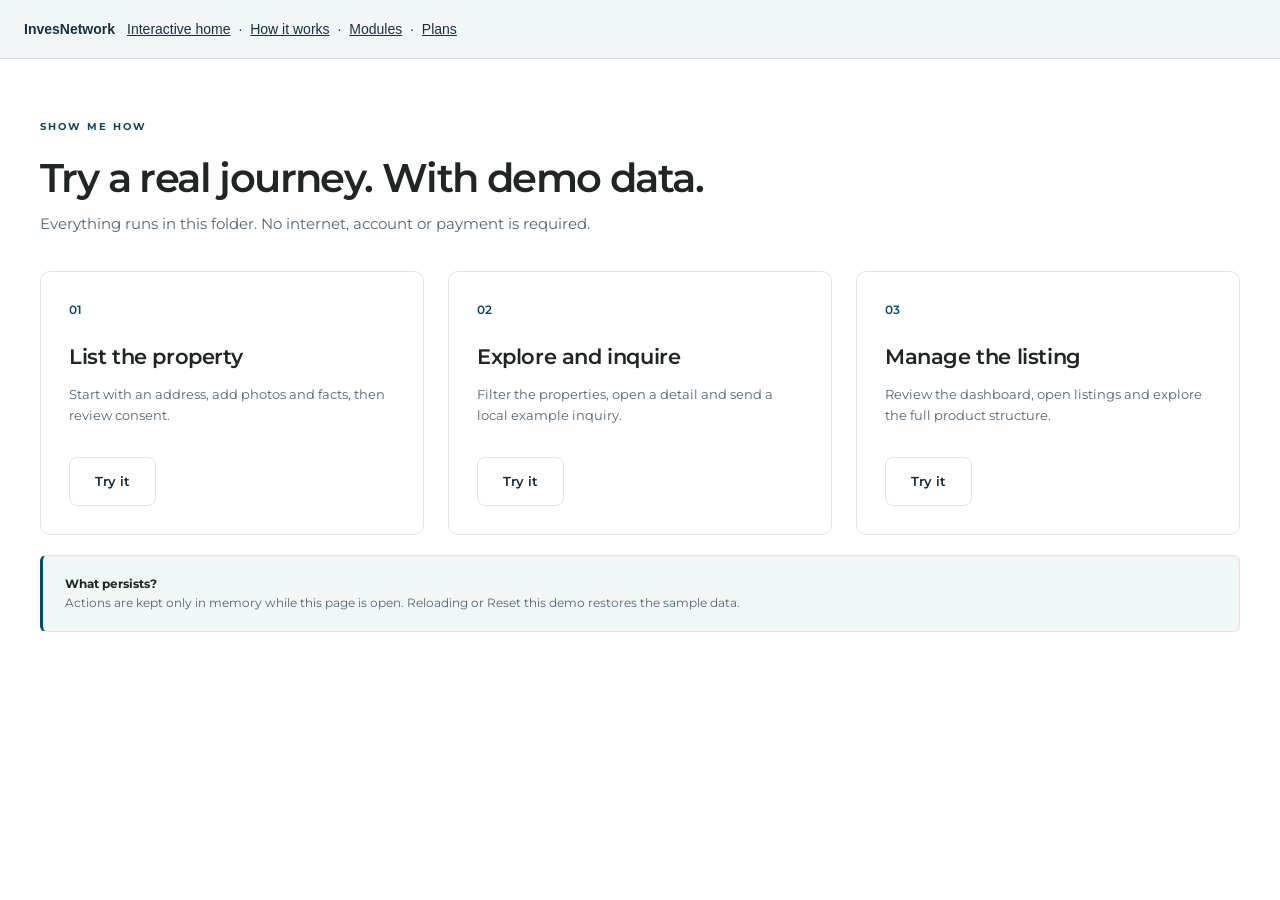
<file: invesnetwork/journey.html>
<!doctype html><html lang="en"><head><meta charset="utf-8"><meta name="viewport" content="width=device-width,initial-scale=1"><meta name="color-scheme" content="light"><meta name="robots" content="noindex,nofollow"><meta http-equiv="Content-Security-Policy" content="default-src 'self'; style-src 'self' 'unsafe-inline'; img-src 'self' data:; font-src 'self'; script-src 'none'; connect-src 'none'; object-src 'none'; base-uri 'none'; form-action 'none'"><title>InvesNetwork · Overview</title><link rel="icon" href="data:,"><link rel="stylesheet" href="styles.css"></head><body class="invesnetwork"><header class="fallback-nav"><strong>InvesNetwork</strong><a href="index.html">Interactive home</a> · <a href="journey.html">How it works</a> · <a href="modules.html">Modules</a> · <a href="plans.html">Plans</a></header><main id="main" class="page "><div class="wrap"><div class="pagehead"><div><p class="eyebrow">Show me how</p><h1 tabindex="-1">Try a real journey. With demo data.</h1><p>Everything runs in this folder. No internet, account or payment is required.</p></div></div><div class="grid3"><div class="card"><span class="number">01</span><h3>List the property</h3><p>Start with an address, add photos and facts, then review consent.</p><div class="actions"><a href="index.html#list/1" class="btn secondary">Try it</a></div></div><div class="card"><span class="number">02</span><h3>Explore and inquire</h3><p>Filter the properties, open a detail and send a local example inquiry.</p><div class="actions"><a href="index.html#browse" class="btn secondary">Try it</a></div></div><div class="card"><span class="number">03</span><h3>Manage the listing</h3><p>Review the dashboard, open listings and explore the full product structure.</p><div class="actions"><a href="index.html#dashboard" class="btn secondary">Try it</a></div></div></div><div class="notice "><b>What persists?</b><p>Actions are kept only in memory while this page is open. Reloading or Reset this demo restores the sample data.</p></div></div></main></body></html>
</file>
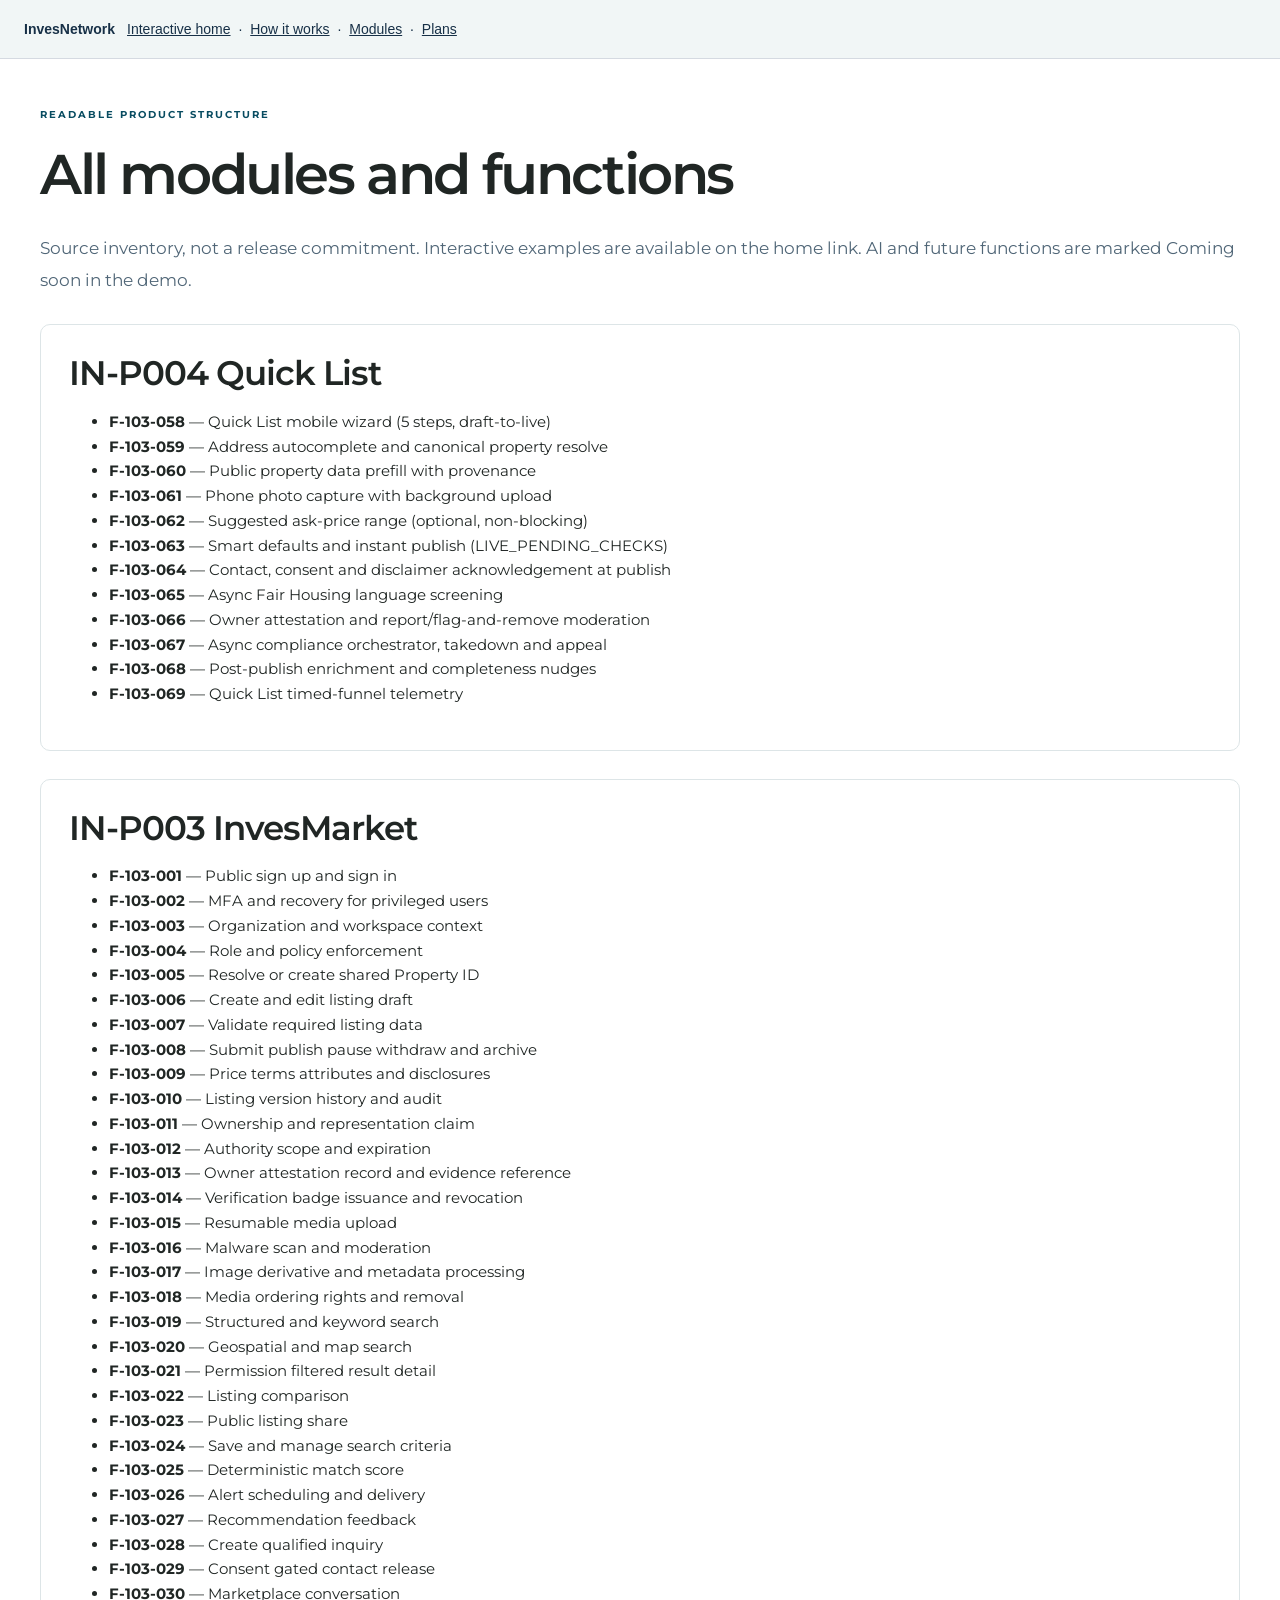
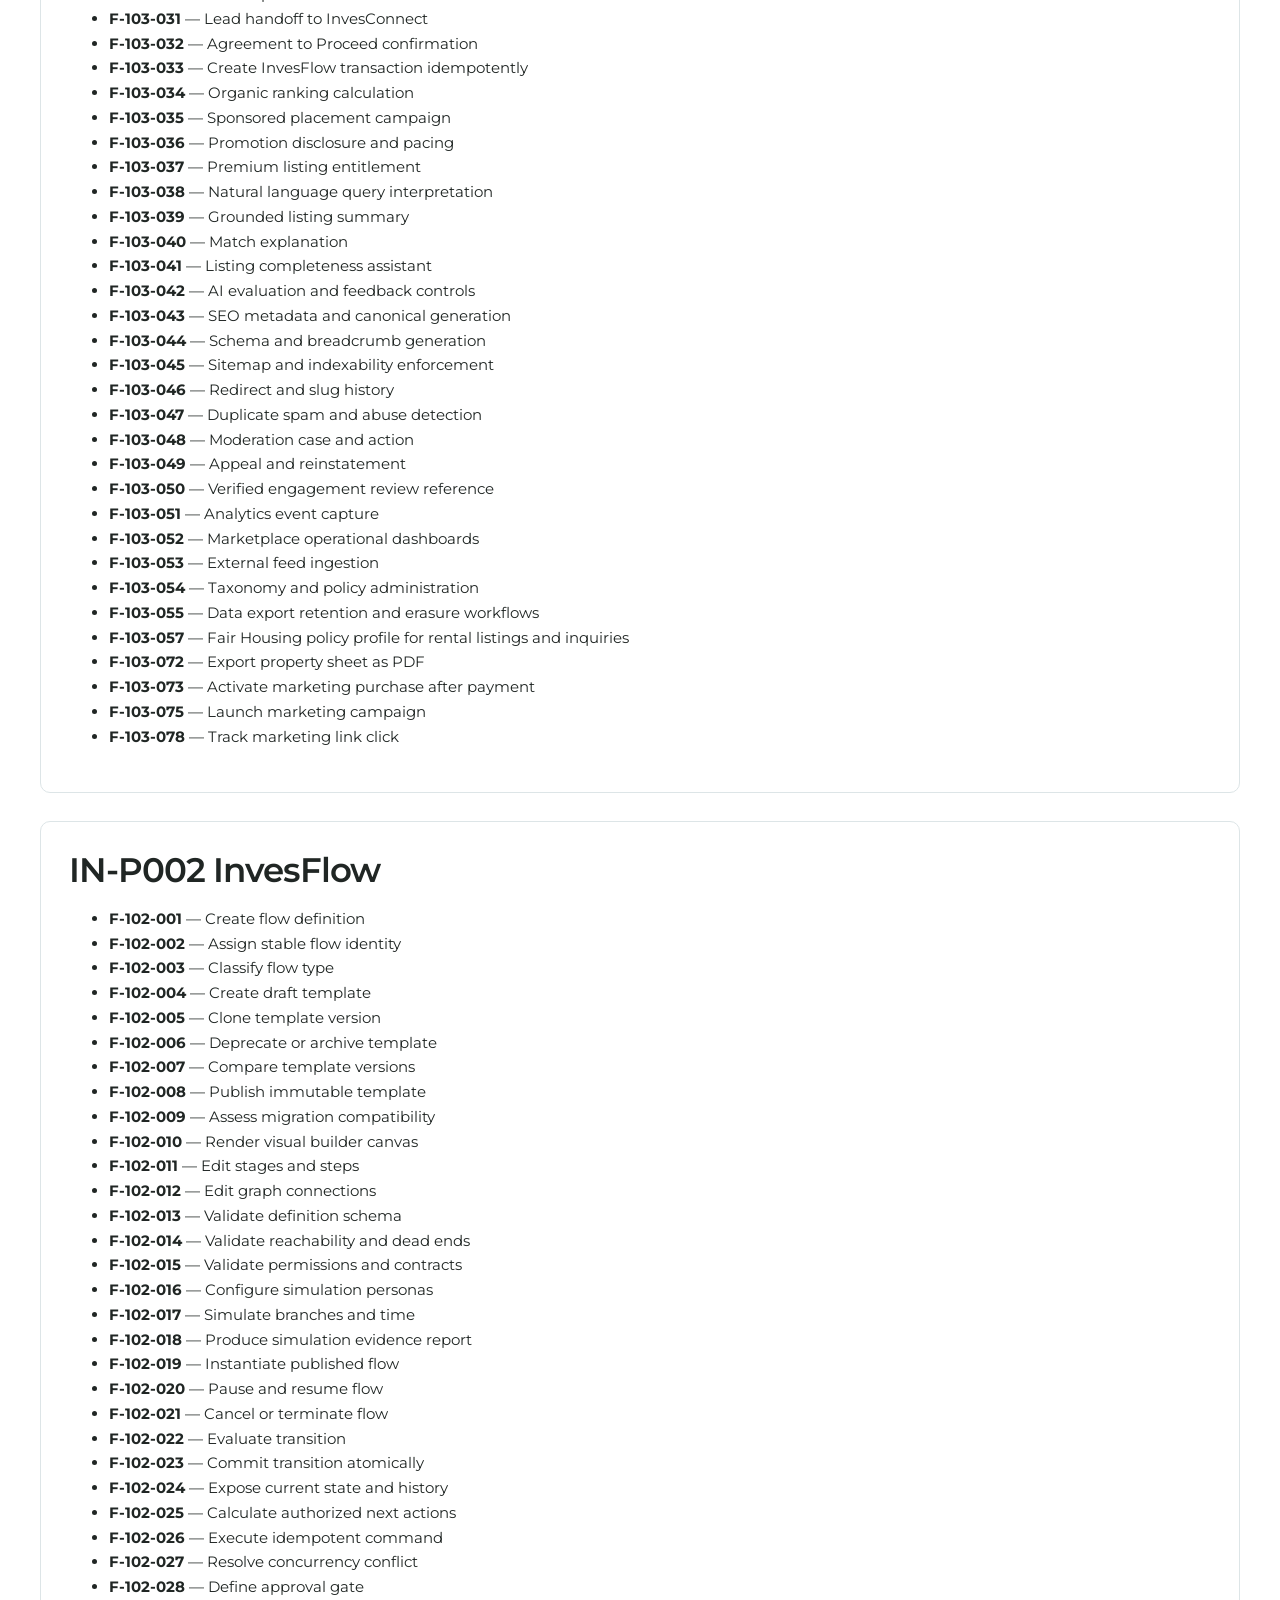
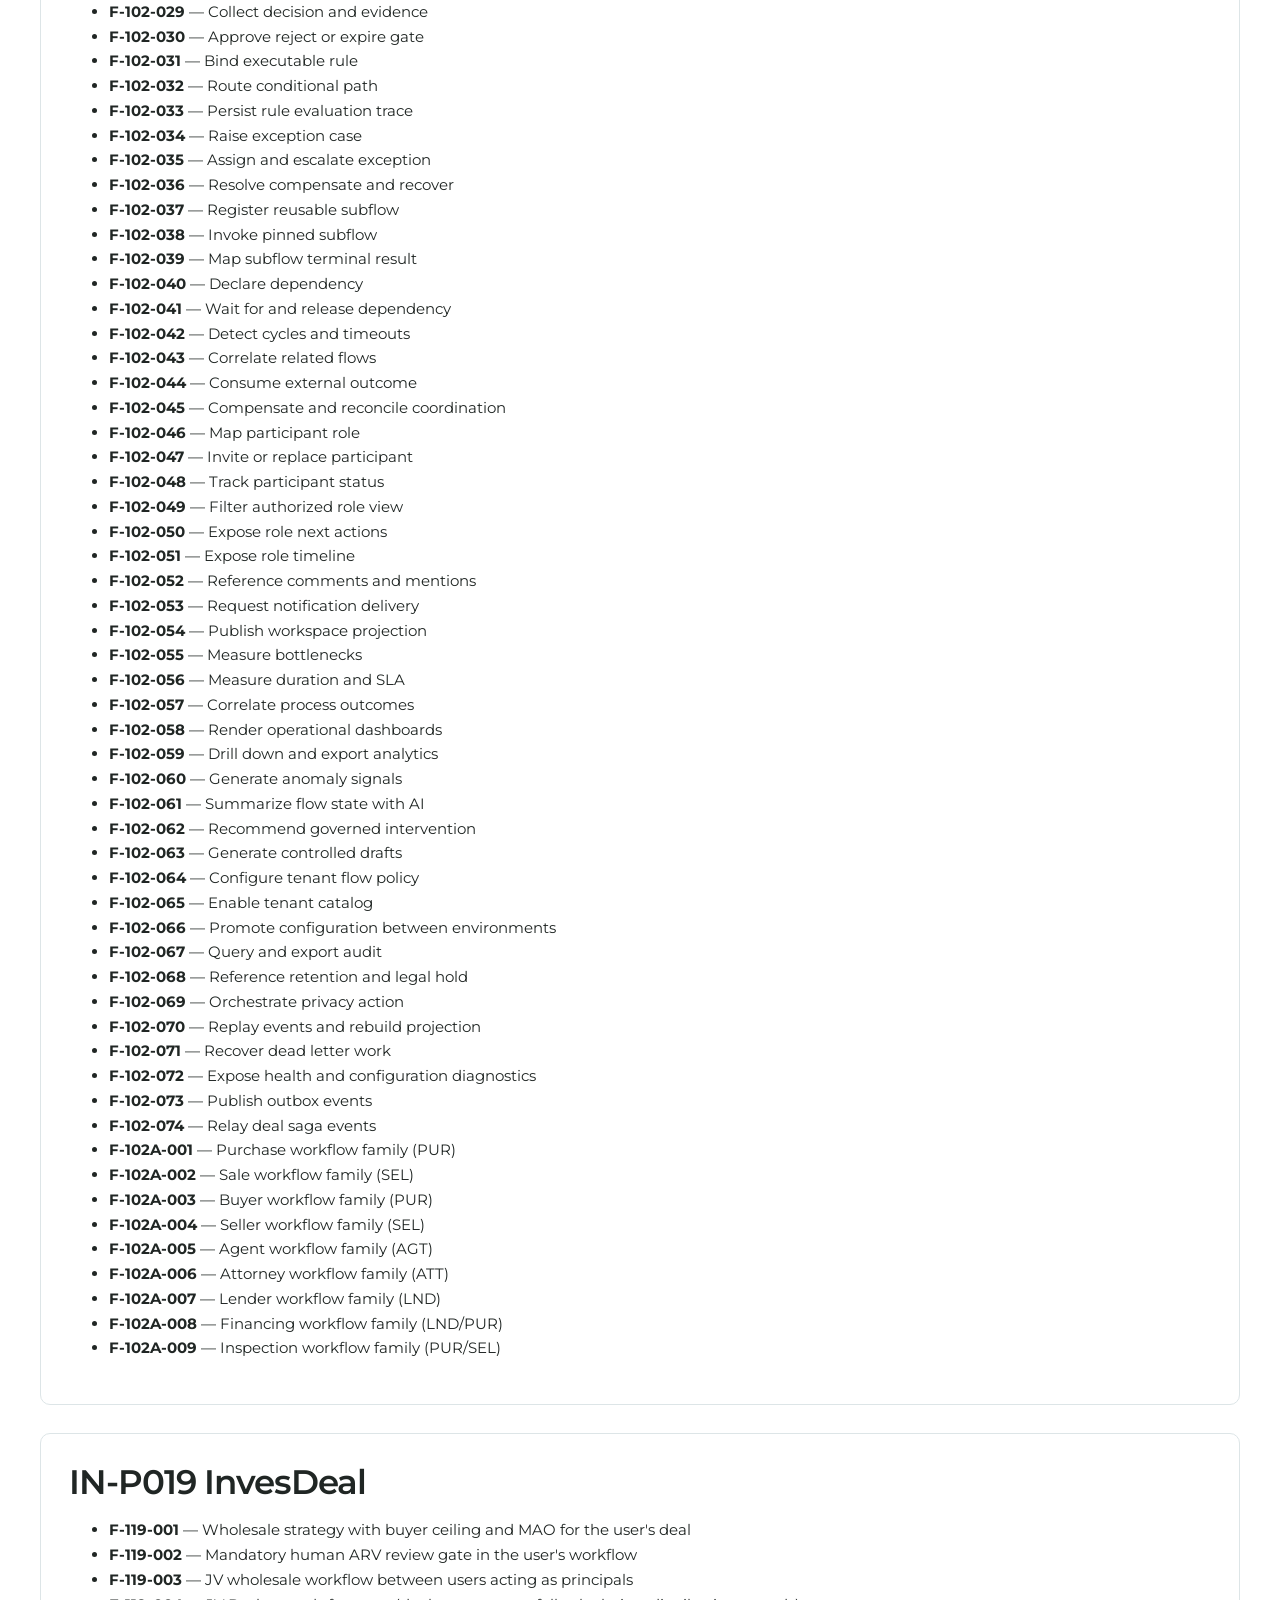
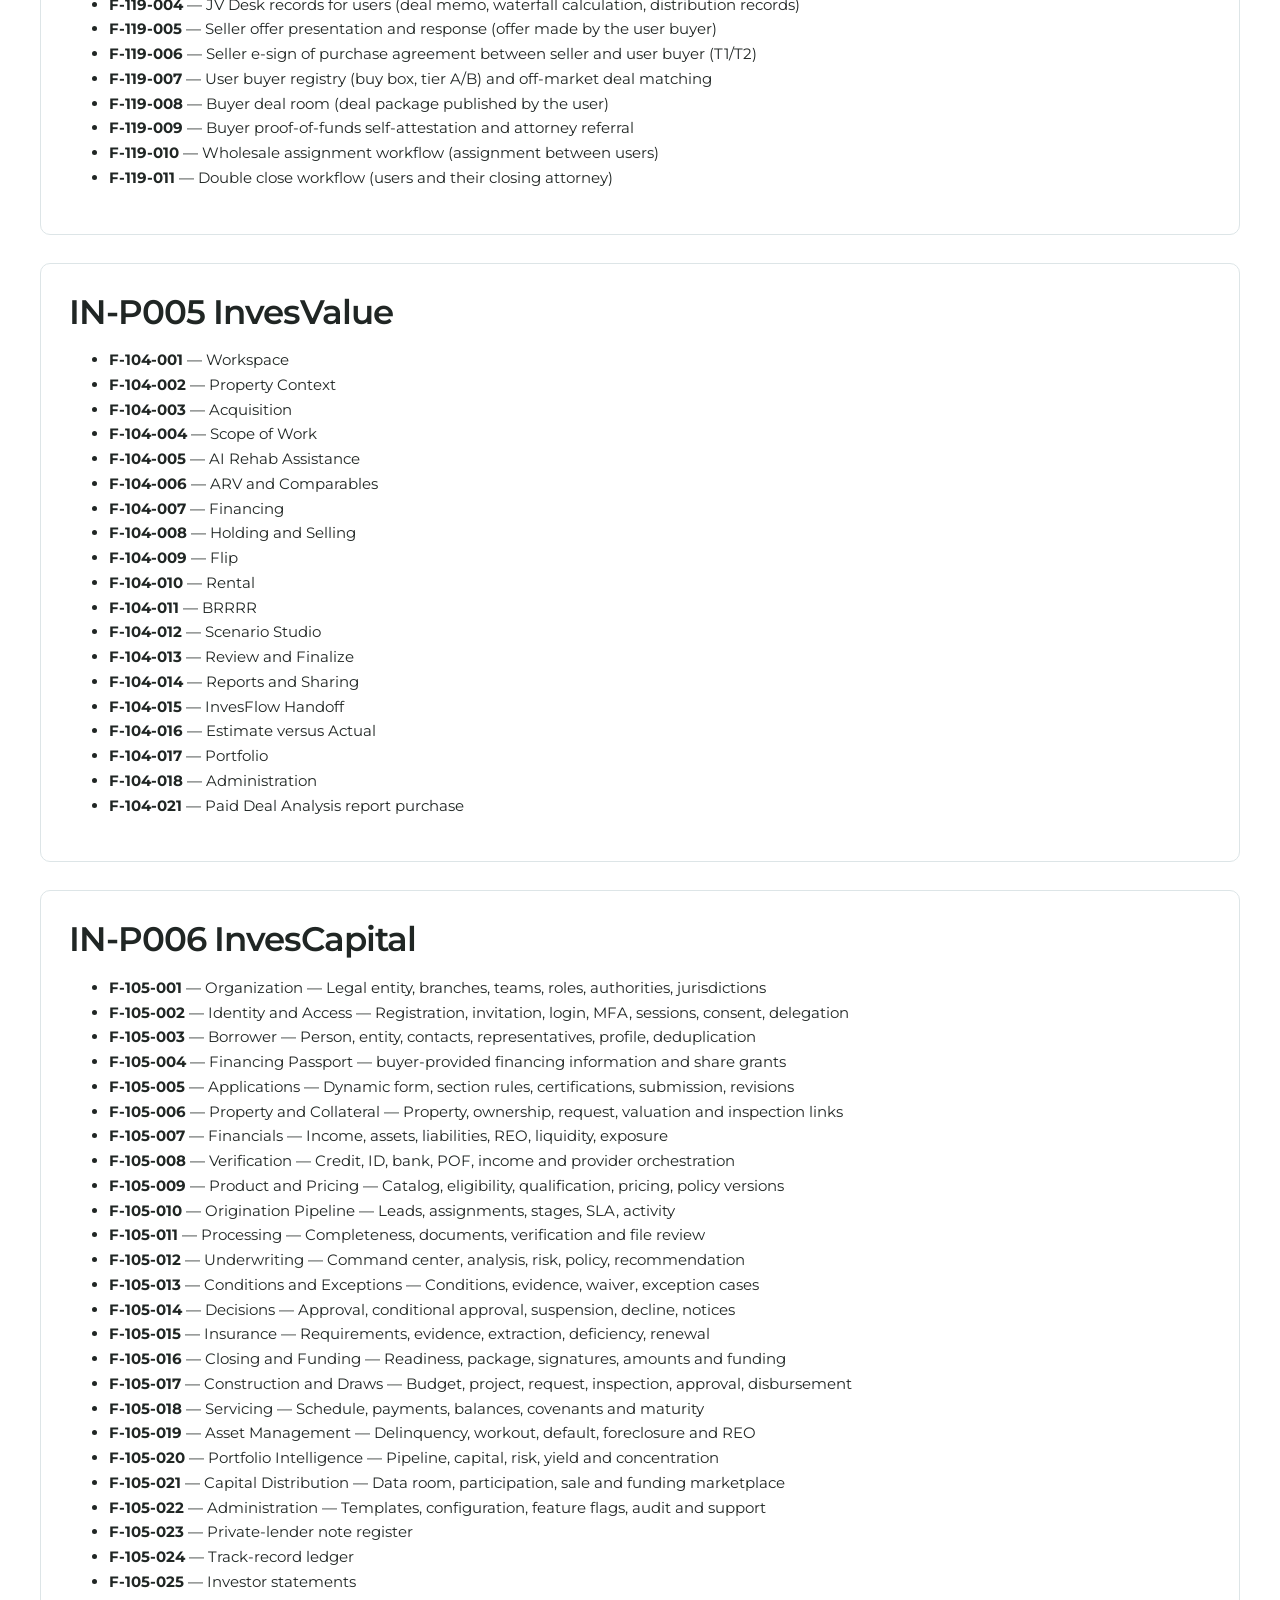
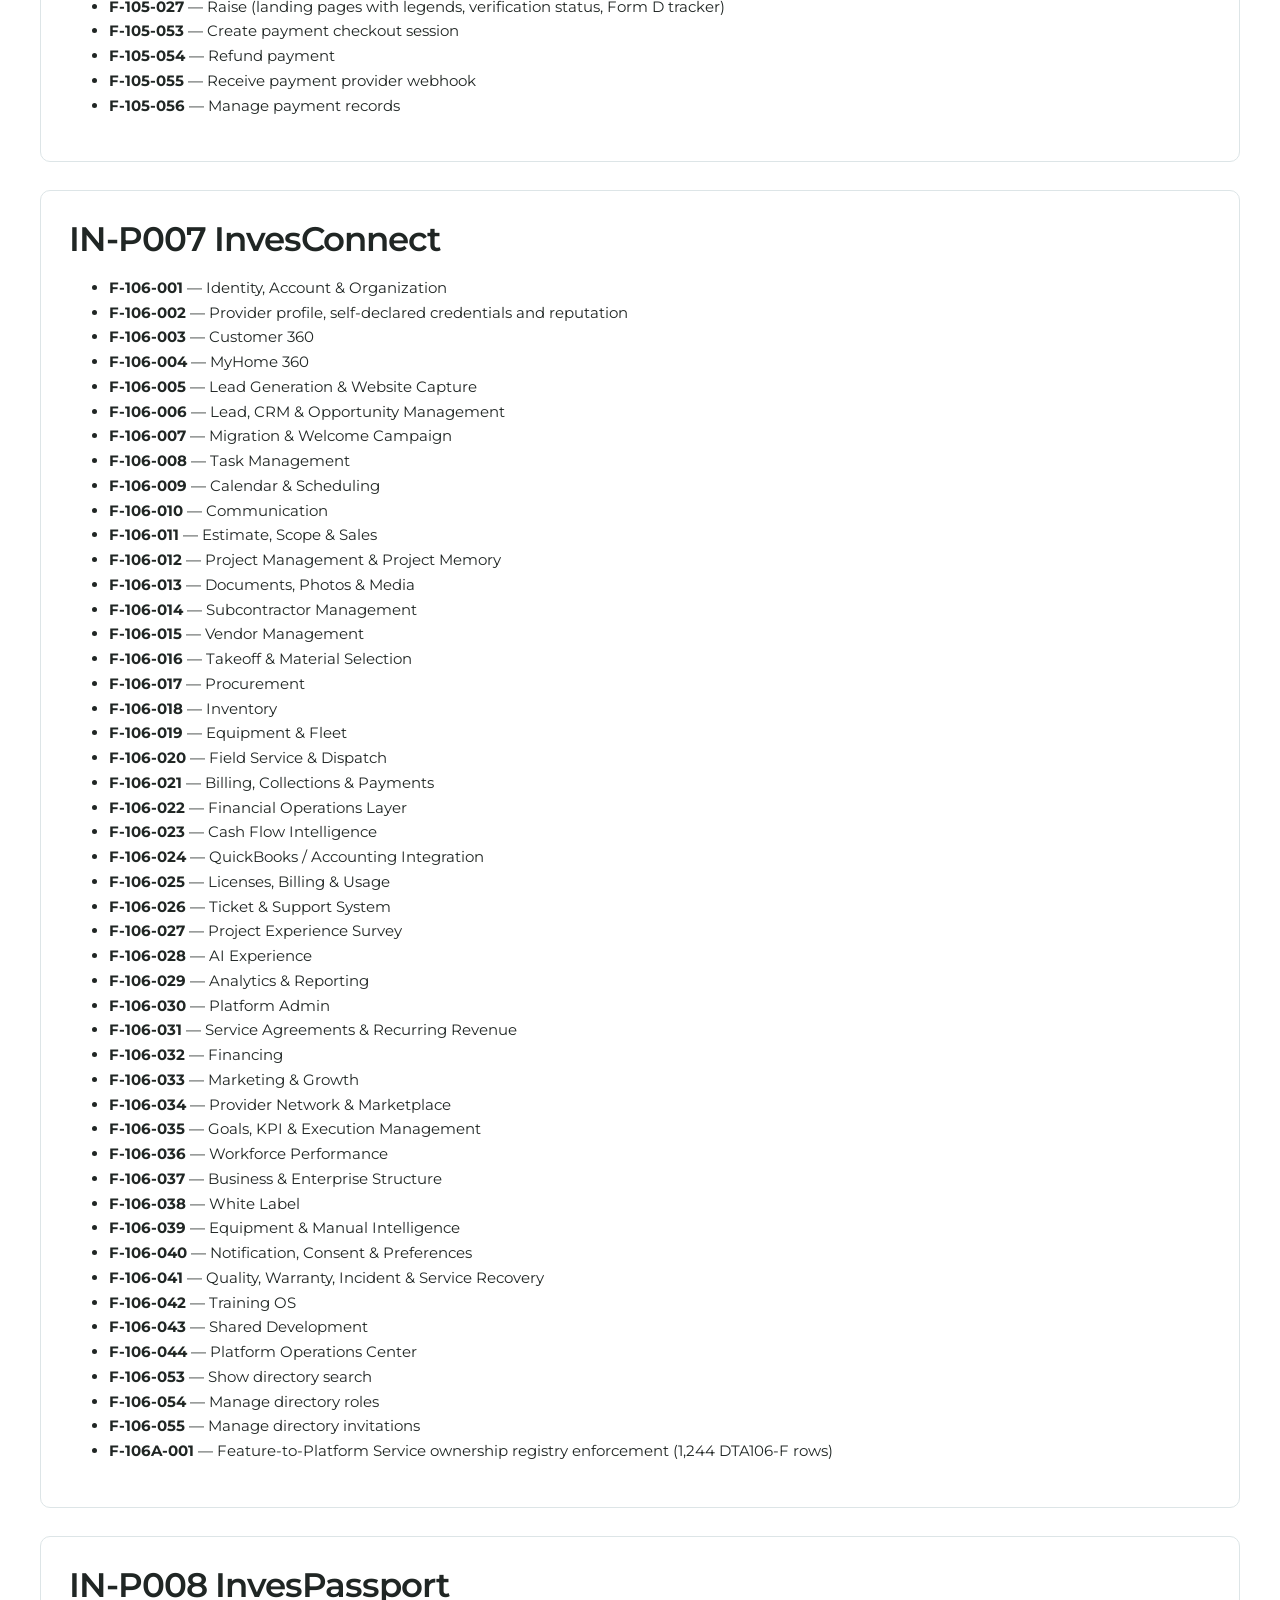
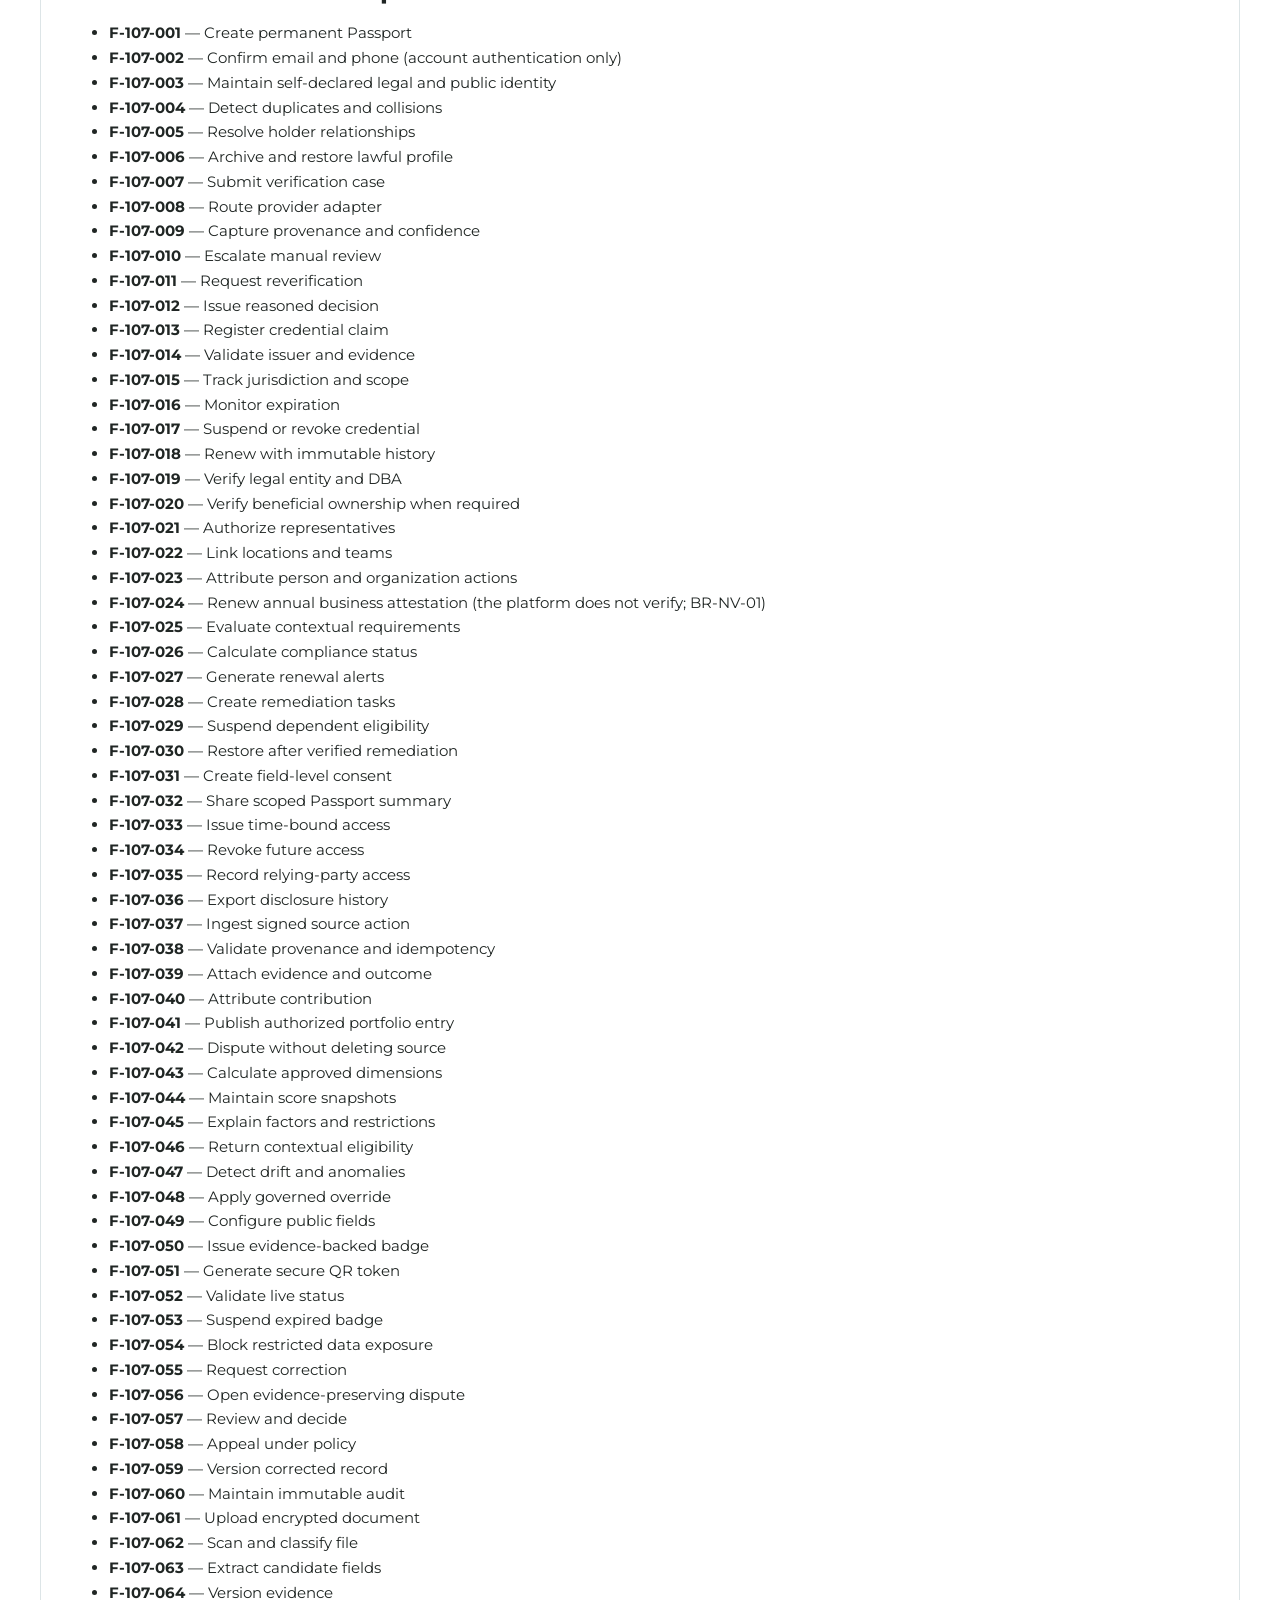
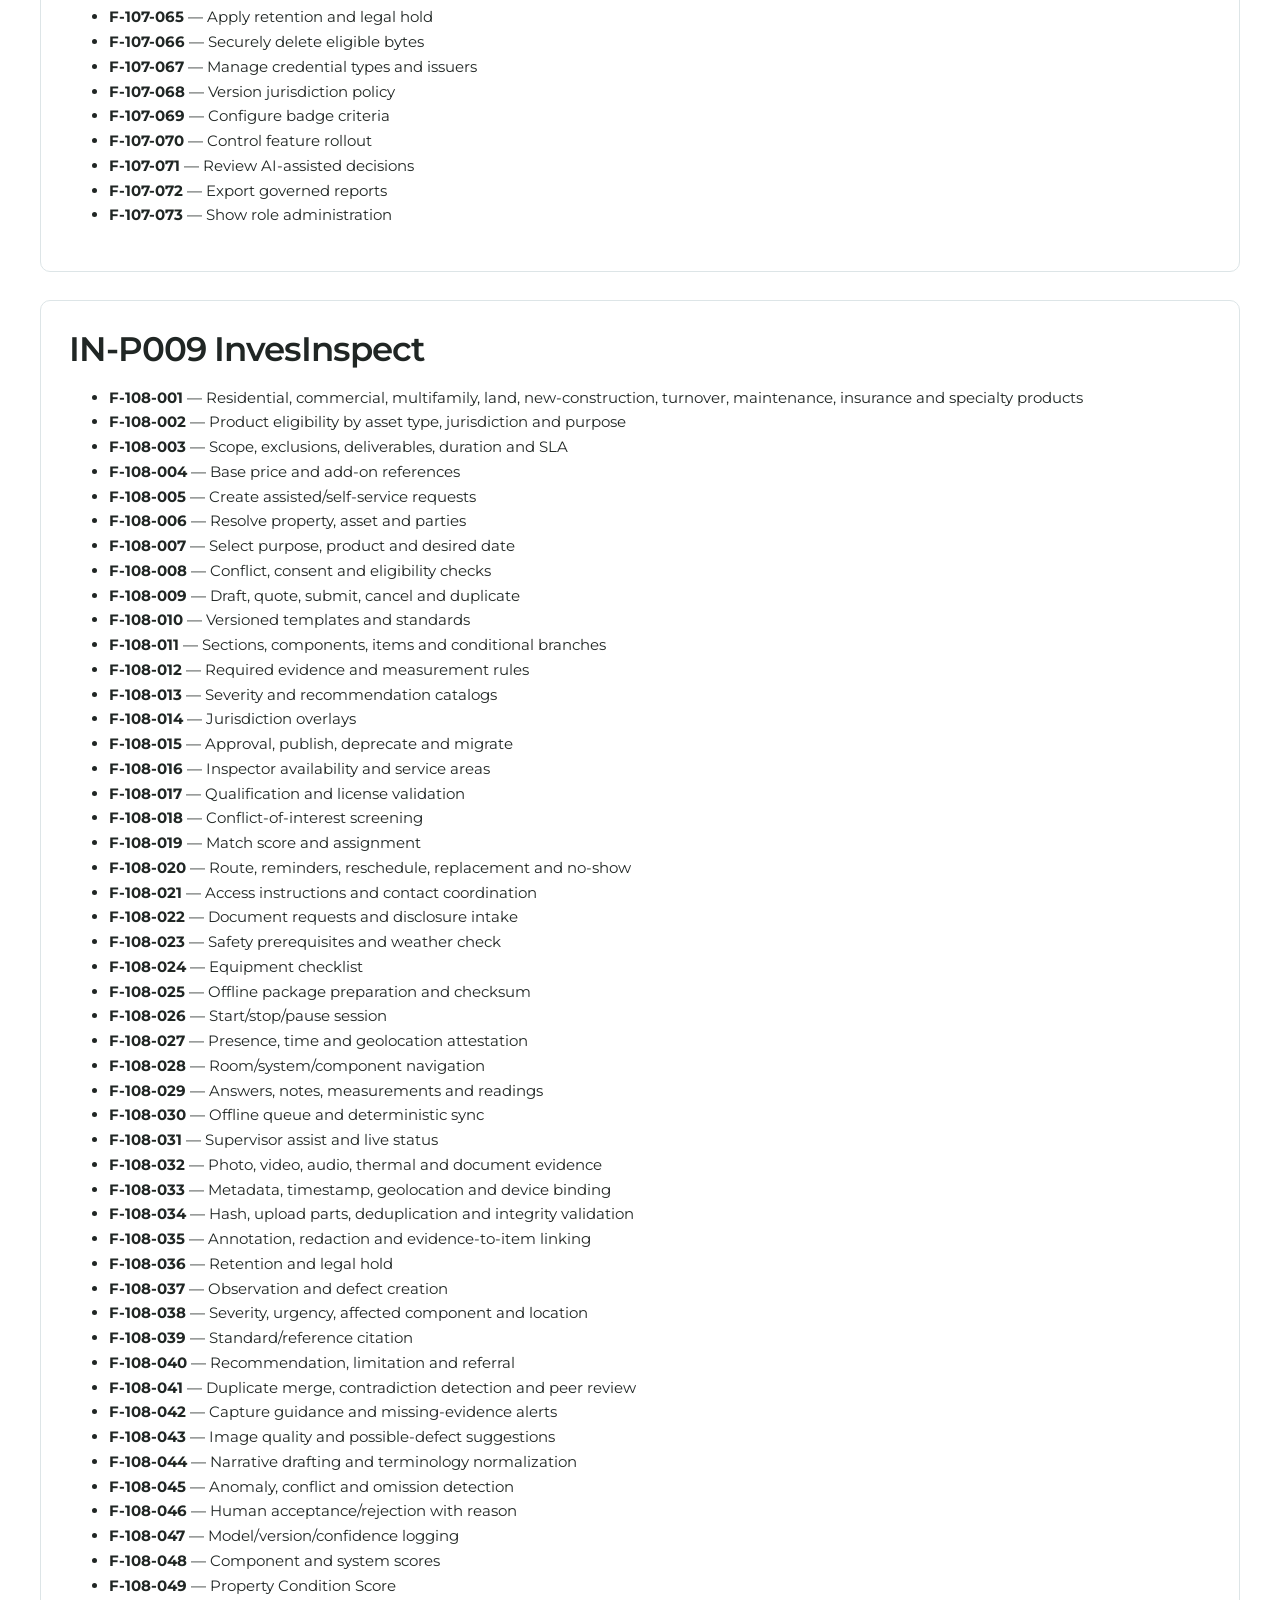
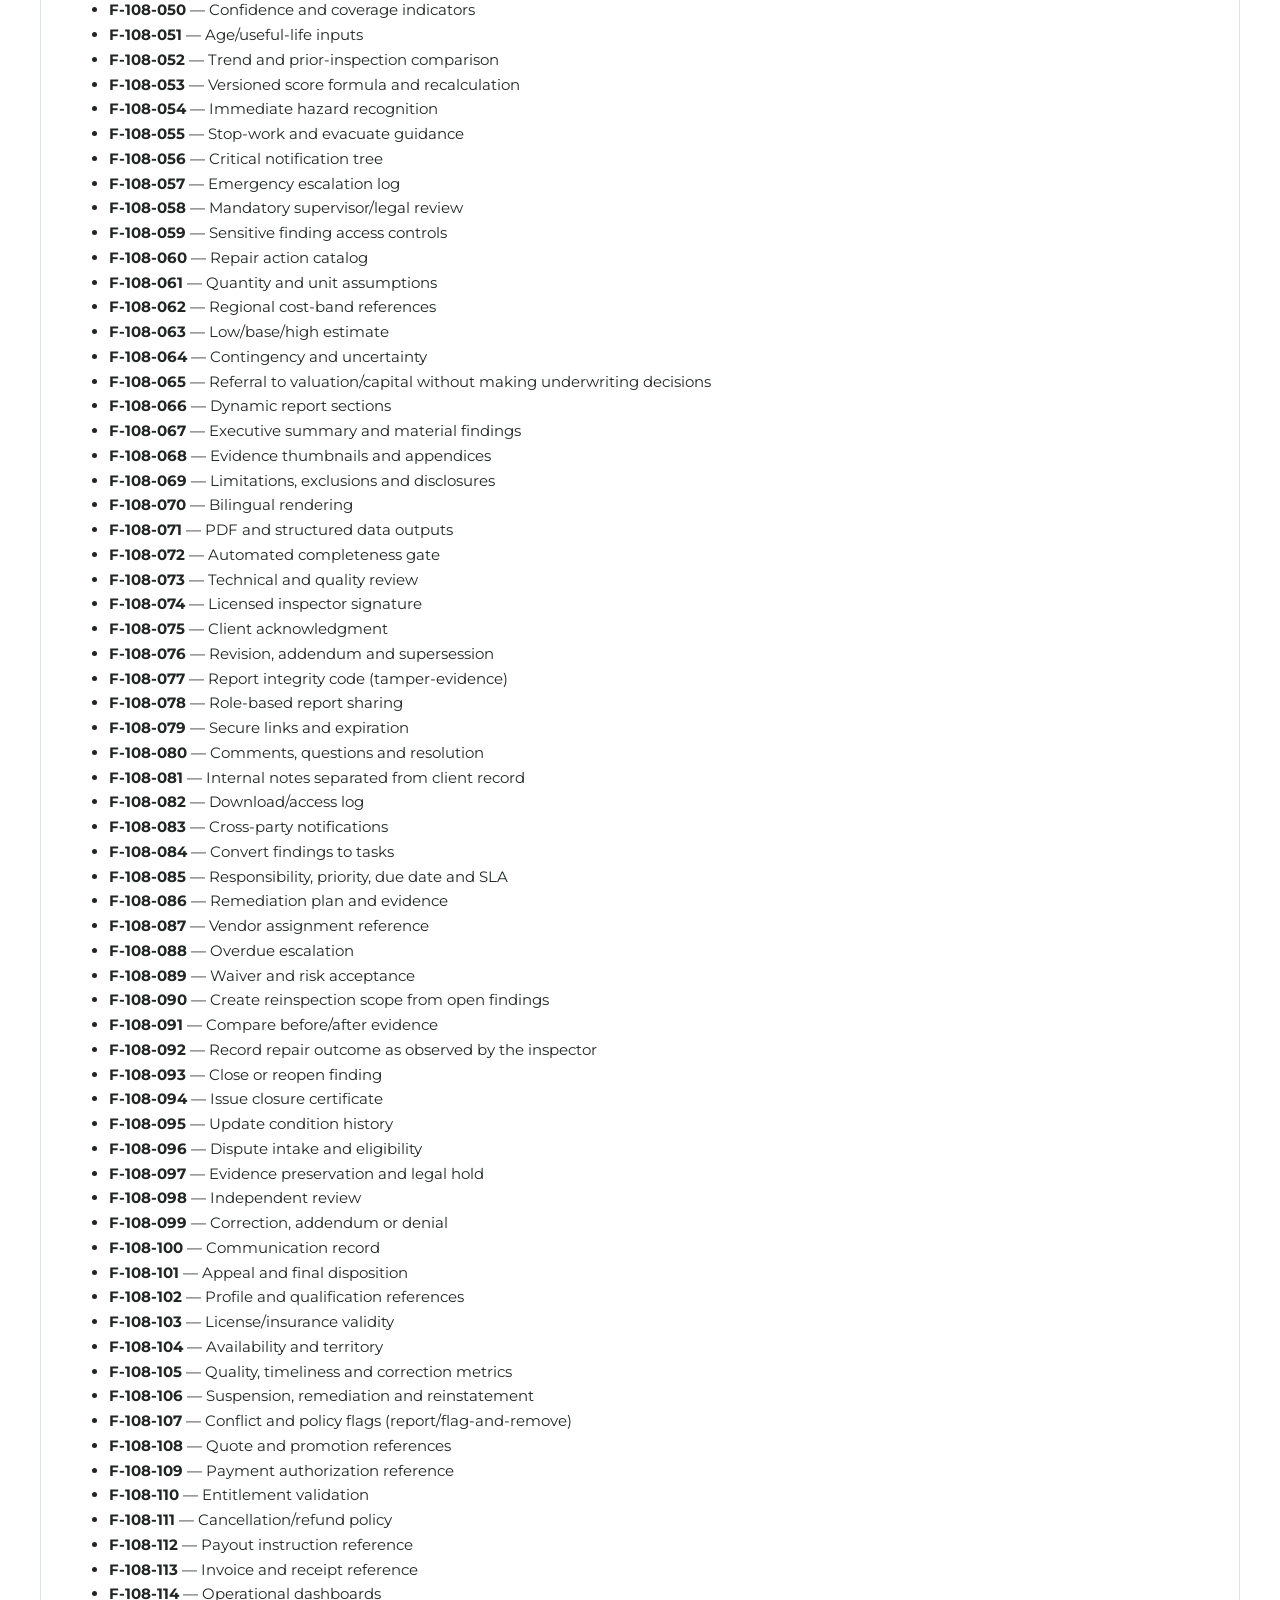
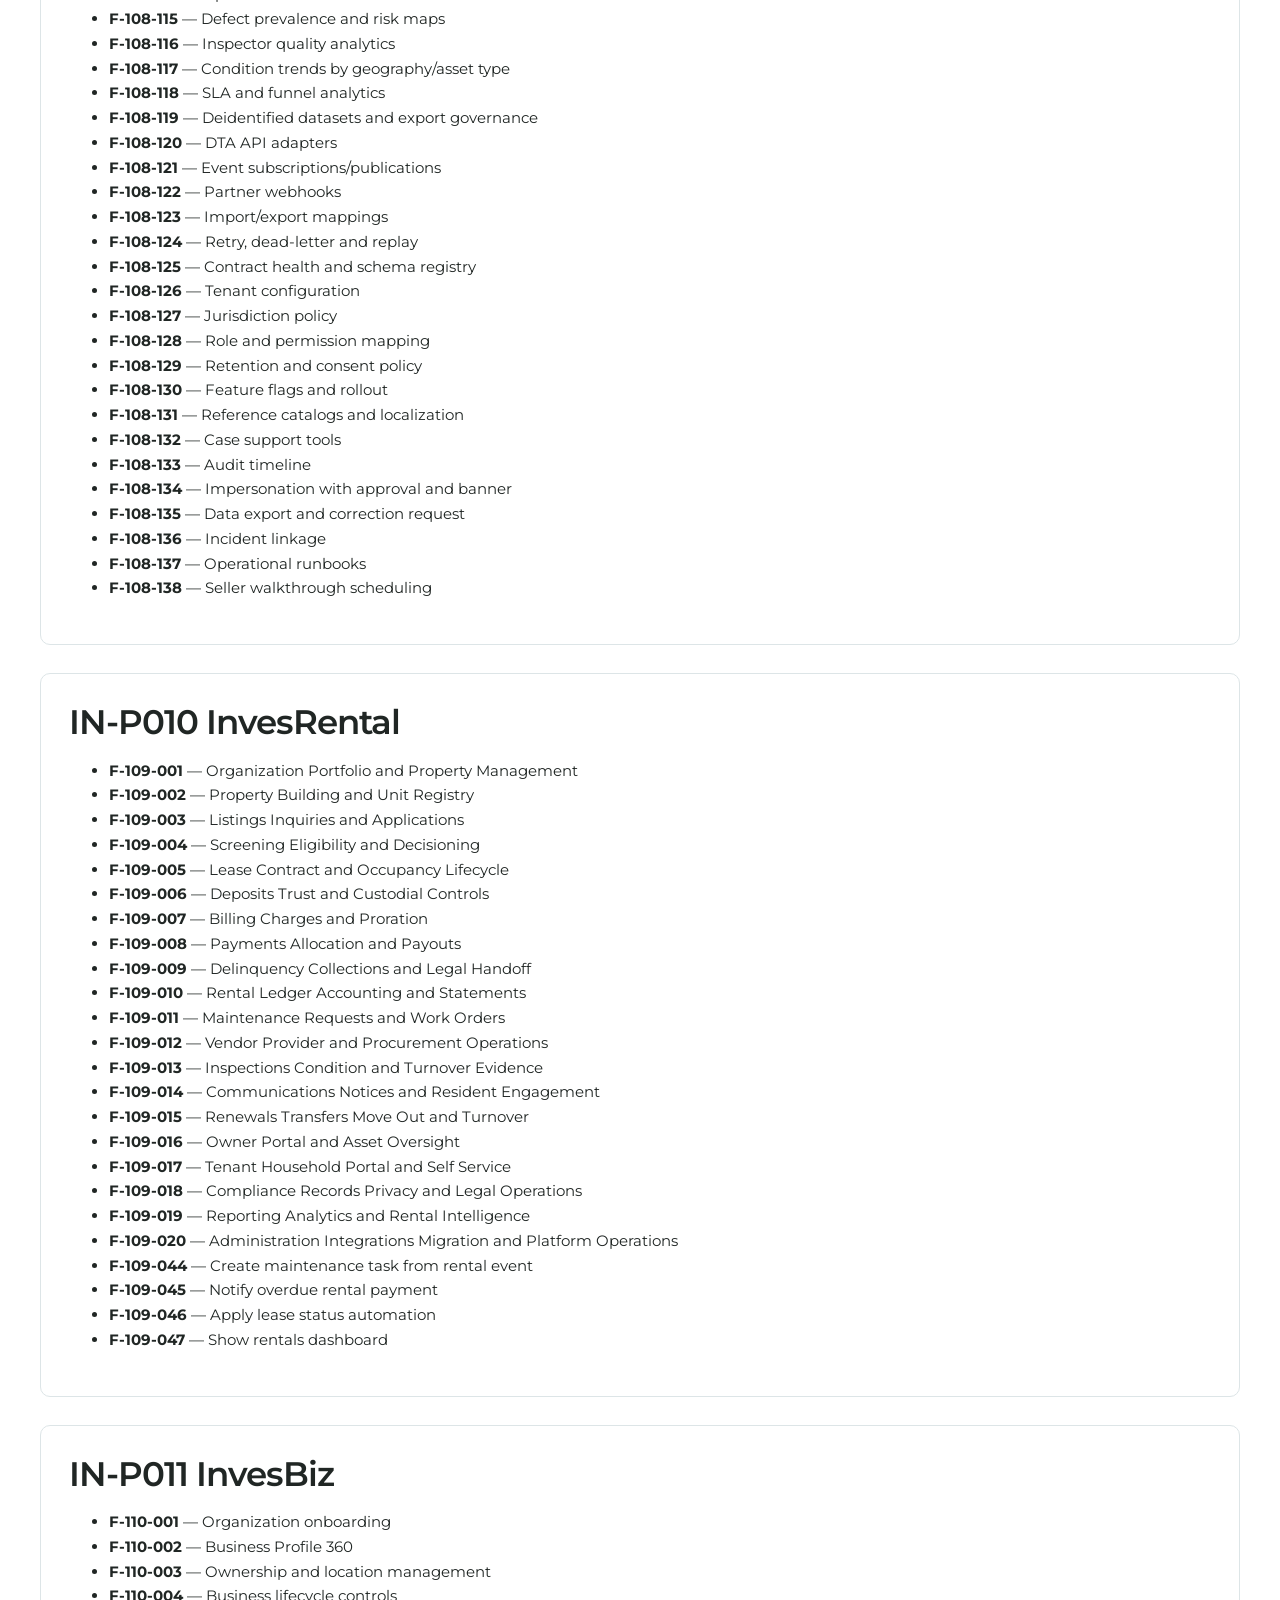
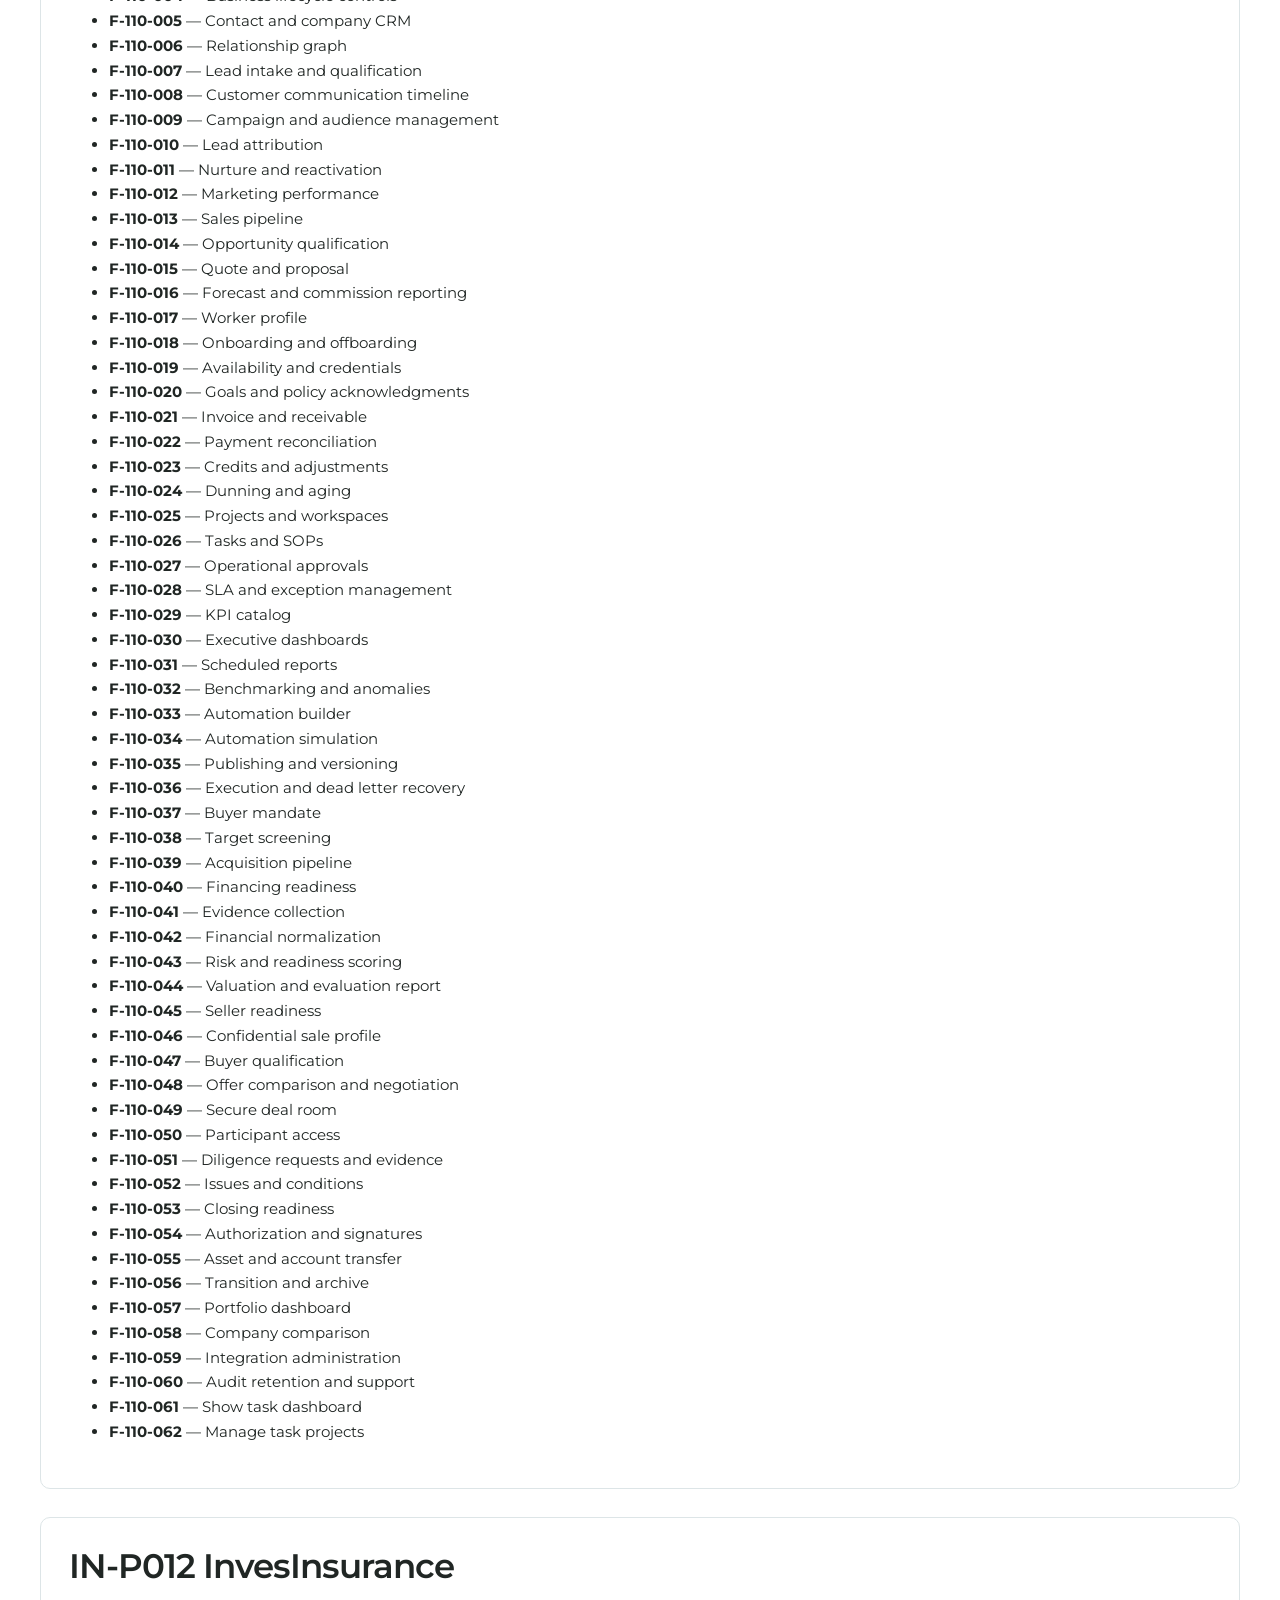
<file: invesnetwork/modules.html>
<!doctype html><html lang="en"><head><meta charset="utf-8"><meta name="viewport" content="width=device-width,initial-scale=1"><meta name="color-scheme" content="light"><meta name="robots" content="noindex,nofollow"><meta http-equiv="Content-Security-Policy" content="default-src 'self'; style-src 'self' 'unsafe-inline'; img-src 'self' data:; font-src 'self'; script-src 'none'; connect-src 'none'; object-src 'none'; base-uri 'none'; form-action 'none'"><title>InvesNetwork · Overview</title><link rel="icon" href="data:,"><link rel="stylesheet" href="styles.css"></head><body class="invesnetwork"><header class="fallback-nav"><strong>InvesNetwork</strong><a href="index.html">Interactive home</a> · <a href="journey.html">How it works</a> · <a href="modules.html">Modules</a> · <a href="plans.html">Plans</a></header><main class="page"><div class="wrap"><p class="eyebrow">Readable product structure</p><h1>All modules and functions</h1><p class="lead space-top">Source inventory, not a release commitment. Interactive examples are available on the home link. AI and future functions are marked Coming soon in the demo.</p><section class="space-top card"><h2>IN-P004 Quick List</h2><ul><li><strong>F-103-058</strong> — Quick List mobile wizard (5 steps, draft-to-live)</li><li><strong>F-103-059</strong> — Address autocomplete and canonical property resolve</li><li><strong>F-103-060</strong> — Public property data prefill with provenance</li><li><strong>F-103-061</strong> — Phone photo capture with background upload</li><li><strong>F-103-062</strong> — Suggested ask-price range (optional, non-blocking)</li><li><strong>F-103-063</strong> — Smart defaults and instant publish (LIVE_PENDING_CHECKS)</li><li><strong>F-103-064</strong> — Contact, consent and disclaimer acknowledgement at publish</li><li><strong>F-103-065</strong> — Async Fair Housing language screening</li><li><strong>F-103-066</strong> — Owner attestation and report/flag-and-remove moderation</li><li><strong>F-103-067</strong> — Async compliance orchestrator, takedown and appeal</li><li><strong>F-103-068</strong> — Post-publish enrichment and completeness nudges</li><li><strong>F-103-069</strong> — Quick List timed-funnel telemetry</li></ul></section><section class="space-top card"><h2>IN-P003 InvesMarket</h2><ul><li><strong>F-103-001</strong> — Public sign up and sign in</li><li><strong>F-103-002</strong> — MFA and recovery for privileged users</li><li><strong>F-103-003</strong> — Organization and workspace context</li><li><strong>F-103-004</strong> — Role and policy enforcement</li><li><strong>F-103-005</strong> — Resolve or create shared Property ID</li><li><strong>F-103-006</strong> — Create and edit listing draft</li><li><strong>F-103-007</strong> — Validate required listing data</li><li><strong>F-103-008</strong> — Submit publish pause withdraw and archive</li><li><strong>F-103-009</strong> — Price terms attributes and disclosures</li><li><strong>F-103-010</strong> — Listing version history and audit</li><li><strong>F-103-011</strong> — Ownership and representation claim</li><li><strong>F-103-012</strong> — Authority scope and expiration</li><li><strong>F-103-013</strong> — Owner attestation record and evidence reference</li><li><strong>F-103-014</strong> — Verification badge issuance and revocation</li><li><strong>F-103-015</strong> — Resumable media upload</li><li><strong>F-103-016</strong> — Malware scan and moderation</li><li><strong>F-103-017</strong> — Image derivative and metadata processing</li><li><strong>F-103-018</strong> — Media ordering rights and removal</li><li><strong>F-103-019</strong> — Structured and keyword search</li><li><strong>F-103-020</strong> — Geospatial and map search</li><li><strong>F-103-021</strong> — Permission filtered result detail</li><li><strong>F-103-022</strong> — Listing comparison</li><li><strong>F-103-023</strong> — Public listing share</li><li><strong>F-103-024</strong> — Save and manage search criteria</li><li><strong>F-103-025</strong> — Deterministic match score</li><li><strong>F-103-026</strong> — Alert scheduling and delivery</li><li><strong>F-103-027</strong> — Recommendation feedback</li><li><strong>F-103-028</strong> — Create qualified inquiry</li><li><strong>F-103-029</strong> — Consent gated contact release</li><li><strong>F-103-030</strong> — Marketplace conversation</li><li><strong>F-103-031</strong> — Lead handoff to InvesConnect</li><li><strong>F-103-032</strong> — Agreement to Proceed confirmation</li><li><strong>F-103-033</strong> — Create InvesFlow transaction idempotently</li><li><strong>F-103-034</strong> — Organic ranking calculation</li><li><strong>F-103-035</strong> — Sponsored placement campaign</li><li><strong>F-103-036</strong> — Promotion disclosure and pacing</li><li><strong>F-103-037</strong> — Premium listing entitlement</li><li><strong>F-103-038</strong> — Natural language query interpretation</li><li><strong>F-103-039</strong> — Grounded listing summary</li><li><strong>F-103-040</strong> — Match explanation</li><li><strong>F-103-041</strong> — Listing completeness assistant</li><li><strong>F-103-042</strong> — AI evaluation and feedback controls</li><li><strong>F-103-043</strong> — SEO metadata and canonical generation</li><li><strong>F-103-044</strong> — Schema and breadcrumb generation</li><li><strong>F-103-045</strong> — Sitemap and indexability enforcement</li><li><strong>F-103-046</strong> — Redirect and slug history</li><li><strong>F-103-047</strong> — Duplicate spam and abuse detection</li><li><strong>F-103-048</strong> — Moderation case and action</li><li><strong>F-103-049</strong> — Appeal and reinstatement</li><li><strong>F-103-050</strong> — Verified engagement review reference</li><li><strong>F-103-051</strong> — Analytics event capture</li><li><strong>F-103-052</strong> — Marketplace operational dashboards</li><li><strong>F-103-053</strong> — External feed ingestion</li><li><strong>F-103-054</strong> — Taxonomy and policy administration</li><li><strong>F-103-055</strong> — Data export retention and erasure workflows</li><li><strong>F-103-057</strong> — Fair Housing policy profile for rental listings and inquiries</li><li><strong>F-103-072</strong> — Export property sheet as PDF</li><li><strong>F-103-073</strong> — Activate marketing purchase after payment</li><li><strong>F-103-075</strong> — Launch marketing campaign</li><li><strong>F-103-078</strong> — Track marketing link click</li></ul></section><section class="space-top card"><h2>IN-P002 InvesFlow</h2><ul><li><strong>F-102-001</strong> — Create flow definition</li><li><strong>F-102-002</strong> — Assign stable flow identity</li><li><strong>F-102-003</strong> — Classify flow type</li><li><strong>F-102-004</strong> — Create draft template</li><li><strong>F-102-005</strong> — Clone template version</li><li><strong>F-102-006</strong> — Deprecate or archive template</li><li><strong>F-102-007</strong> — Compare template versions</li><li><strong>F-102-008</strong> — Publish immutable template</li><li><strong>F-102-009</strong> — Assess migration compatibility</li><li><strong>F-102-010</strong> — Render visual builder canvas</li><li><strong>F-102-011</strong> — Edit stages and steps</li><li><strong>F-102-012</strong> — Edit graph connections</li><li><strong>F-102-013</strong> — Validate definition schema</li><li><strong>F-102-014</strong> — Validate reachability and dead ends</li><li><strong>F-102-015</strong> — Validate permissions and contracts</li><li><strong>F-102-016</strong> — Configure simulation personas</li><li><strong>F-102-017</strong> — Simulate branches and time</li><li><strong>F-102-018</strong> — Produce simulation evidence report</li><li><strong>F-102-019</strong> — Instantiate published flow</li><li><strong>F-102-020</strong> — Pause and resume flow</li><li><strong>F-102-021</strong> — Cancel or terminate flow</li><li><strong>F-102-022</strong> — Evaluate transition</li><li><strong>F-102-023</strong> — Commit transition atomically</li><li><strong>F-102-024</strong> — Expose current state and history</li><li><strong>F-102-025</strong> — Calculate authorized next actions</li><li><strong>F-102-026</strong> — Execute idempotent command</li><li><strong>F-102-027</strong> — Resolve concurrency conflict</li><li><strong>F-102-028</strong> — Define approval gate</li><li><strong>F-102-029</strong> — Collect decision and evidence</li><li><strong>F-102-030</strong> — Approve reject or expire gate</li><li><strong>F-102-031</strong> — Bind executable rule</li><li><strong>F-102-032</strong> — Route conditional path</li><li><strong>F-102-033</strong> — Persist rule evaluation trace</li><li><strong>F-102-034</strong> — Raise exception case</li><li><strong>F-102-035</strong> — Assign and escalate exception</li><li><strong>F-102-036</strong> — Resolve compensate and recover</li><li><strong>F-102-037</strong> — Register reusable subflow</li><li><strong>F-102-038</strong> — Invoke pinned subflow</li><li><strong>F-102-039</strong> — Map subflow terminal result</li><li><strong>F-102-040</strong> — Declare dependency</li><li><strong>F-102-041</strong> — Wait for and release dependency</li><li><strong>F-102-042</strong> — Detect cycles and timeouts</li><li><strong>F-102-043</strong> — Correlate related flows</li><li><strong>F-102-044</strong> — Consume external outcome</li><li><strong>F-102-045</strong> — Compensate and reconcile coordination</li><li><strong>F-102-046</strong> — Map participant role</li><li><strong>F-102-047</strong> — Invite or replace participant</li><li><strong>F-102-048</strong> — Track participant status</li><li><strong>F-102-049</strong> — Filter authorized role view</li><li><strong>F-102-050</strong> — Expose role next actions</li><li><strong>F-102-051</strong> — Expose role timeline</li><li><strong>F-102-052</strong> — Reference comments and mentions</li><li><strong>F-102-053</strong> — Request notification delivery</li><li><strong>F-102-054</strong> — Publish workspace projection</li><li><strong>F-102-055</strong> — Measure bottlenecks</li><li><strong>F-102-056</strong> — Measure duration and SLA</li><li><strong>F-102-057</strong> — Correlate process outcomes</li><li><strong>F-102-058</strong> — Render operational dashboards</li><li><strong>F-102-059</strong> — Drill down and export analytics</li><li><strong>F-102-060</strong> — Generate anomaly signals</li><li><strong>F-102-061</strong> — Summarize flow state with AI</li><li><strong>F-102-062</strong> — Recommend governed intervention</li><li><strong>F-102-063</strong> — Generate controlled drafts</li><li><strong>F-102-064</strong> — Configure tenant flow policy</li><li><strong>F-102-065</strong> — Enable tenant catalog</li><li><strong>F-102-066</strong> — Promote configuration between environments</li><li><strong>F-102-067</strong> — Query and export audit</li><li><strong>F-102-068</strong> — Reference retention and legal hold</li><li><strong>F-102-069</strong> — Orchestrate privacy action</li><li><strong>F-102-070</strong> — Replay events and rebuild projection</li><li><strong>F-102-071</strong> — Recover dead letter work</li><li><strong>F-102-072</strong> — Expose health and configuration diagnostics</li><li><strong>F-102-073</strong> — Publish outbox events</li><li><strong>F-102-074</strong> — Relay deal saga events</li><li><strong>F-102A-001</strong> — Purchase workflow family (PUR)</li><li><strong>F-102A-002</strong> — Sale workflow family (SEL)</li><li><strong>F-102A-003</strong> — Buyer workflow family (PUR)</li><li><strong>F-102A-004</strong> — Seller workflow family (SEL)</li><li><strong>F-102A-005</strong> — Agent workflow family (AGT)</li><li><strong>F-102A-006</strong> — Attorney workflow family (ATT)</li><li><strong>F-102A-007</strong> — Lender workflow family (LND)</li><li><strong>F-102A-008</strong> — Financing workflow family (LND/PUR)</li><li><strong>F-102A-009</strong> — Inspection workflow family (PUR/SEL)</li></ul></section><section class="space-top card"><h2>IN-P019 InvesDeal</h2><ul><li><strong>F-119-001</strong> — Wholesale strategy with buyer ceiling and MAO for the user&#x27;s deal</li><li><strong>F-119-002</strong> — Mandatory human ARV review gate in the user&#x27;s workflow</li><li><strong>F-119-003</strong> — JV wholesale workflow between users acting as principals</li><li><strong>F-119-004</strong> — JV Desk records for users (deal memo, waterfall calculation, distribution records)</li><li><strong>F-119-005</strong> — Seller offer presentation and response (offer made by the user buyer)</li><li><strong>F-119-006</strong> — Seller e-sign of purchase agreement between seller and user buyer (T1/T2)</li><li><strong>F-119-007</strong> — User buyer registry (buy box, tier A/B) and off-market deal matching</li><li><strong>F-119-008</strong> — Buyer deal room (deal package published by the user)</li><li><strong>F-119-009</strong> — Buyer proof-of-funds self-attestation and attorney referral</li><li><strong>F-119-010</strong> — Wholesale assignment workflow (assignment between users)</li><li><strong>F-119-011</strong> — Double close workflow (users and their closing attorney)</li></ul></section><section class="space-top card"><h2>IN-P005 InvesValue</h2><ul><li><strong>F-104-001</strong> — Workspace</li><li><strong>F-104-002</strong> — Property Context</li><li><strong>F-104-003</strong> — Acquisition</li><li><strong>F-104-004</strong> — Scope of Work</li><li><strong>F-104-005</strong> — AI Rehab Assistance</li><li><strong>F-104-006</strong> — ARV and Comparables</li><li><strong>F-104-007</strong> — Financing</li><li><strong>F-104-008</strong> — Holding and Selling</li><li><strong>F-104-009</strong> — Flip</li><li><strong>F-104-010</strong> — Rental</li><li><strong>F-104-011</strong> — BRRRR</li><li><strong>F-104-012</strong> — Scenario Studio</li><li><strong>F-104-013</strong> — Review and Finalize</li><li><strong>F-104-014</strong> — Reports and Sharing</li><li><strong>F-104-015</strong> — InvesFlow Handoff</li><li><strong>F-104-016</strong> — Estimate versus Actual</li><li><strong>F-104-017</strong> — Portfolio</li><li><strong>F-104-018</strong> — Administration</li><li><strong>F-104-021</strong> — Paid Deal Analysis report purchase</li></ul></section><section class="space-top card"><h2>IN-P006 InvesCapital</h2><ul><li><strong>F-105-001</strong> — Organization — Legal entity, branches, teams, roles, authorities, jurisdictions</li><li><strong>F-105-002</strong> — Identity and Access — Registration, invitation, login, MFA, sessions, consent, delegation</li><li><strong>F-105-003</strong> — Borrower — Person, entity, contacts, representatives, profile, deduplication</li><li><strong>F-105-004</strong> — Financing Passport — buyer-provided financing information and share grants</li><li><strong>F-105-005</strong> — Applications — Dynamic form, section rules, certifications, submission, revisions</li><li><strong>F-105-006</strong> — Property and Collateral — Property, ownership, request, valuation and inspection links</li><li><strong>F-105-007</strong> — Financials — Income, assets, liabilities, REO, liquidity, exposure</li><li><strong>F-105-008</strong> — Verification — Credit, ID, bank, POF, income and provider orchestration</li><li><strong>F-105-009</strong> — Product and Pricing — Catalog, eligibility, qualification, pricing, policy versions</li><li><strong>F-105-010</strong> — Origination Pipeline — Leads, assignments, stages, SLA, activity</li><li><strong>F-105-011</strong> — Processing — Completeness, documents, verification and file review</li><li><strong>F-105-012</strong> — Underwriting — Command center, analysis, risk, policy, recommendation</li><li><strong>F-105-013</strong> — Conditions and Exceptions — Conditions, evidence, waiver, exception cases</li><li><strong>F-105-014</strong> — Decisions — Approval, conditional approval, suspension, decline, notices</li><li><strong>F-105-015</strong> — Insurance — Requirements, evidence, extraction, deficiency, renewal</li><li><strong>F-105-016</strong> — Closing and Funding — Readiness, package, signatures, amounts and funding</li><li><strong>F-105-017</strong> — Construction and Draws — Budget, project, request, inspection, approval, disbursement</li><li><strong>F-105-018</strong> — Servicing — Schedule, payments, balances, covenants and maturity</li><li><strong>F-105-019</strong> — Asset Management — Delinquency, workout, default, foreclosure and REO</li><li><strong>F-105-020</strong> — Portfolio Intelligence — Pipeline, capital, risk, yield and concentration</li><li><strong>F-105-021</strong> — Capital Distribution — Data room, participation, sale and funding marketplace</li><li><strong>F-105-022</strong> — Administration — Templates, configuration, feature flags, audit and support</li><li><strong>F-105-023</strong> — Private-lender note register</li><li><strong>F-105-024</strong> — Track-record ledger</li><li><strong>F-105-025</strong> — Investor statements</li><li><strong>F-105-027</strong> — Raise (landing pages with legends, verification status, Form D tracker)</li><li><strong>F-105-053</strong> — Create payment checkout session</li><li><strong>F-105-054</strong> — Refund payment</li><li><strong>F-105-055</strong> — Receive payment provider webhook</li><li><strong>F-105-056</strong> — Manage payment records</li></ul></section><section class="space-top card"><h2>IN-P007 InvesConnect</h2><ul><li><strong>F-106-001</strong> — Identity, Account &amp; Organization</li><li><strong>F-106-002</strong> — Provider profile, self-declared credentials and reputation</li><li><strong>F-106-003</strong> — Customer 360</li><li><strong>F-106-004</strong> — MyHome 360</li><li><strong>F-106-005</strong> — Lead Generation &amp; Website Capture</li><li><strong>F-106-006</strong> — Lead, CRM &amp; Opportunity Management</li><li><strong>F-106-007</strong> — Migration &amp; Welcome Campaign</li><li><strong>F-106-008</strong> — Task Management</li><li><strong>F-106-009</strong> — Calendar &amp; Scheduling</li><li><strong>F-106-010</strong> — Communication</li><li><strong>F-106-011</strong> — Estimate, Scope &amp; Sales</li><li><strong>F-106-012</strong> — Project Management &amp; Project Memory</li><li><strong>F-106-013</strong> — Documents, Photos &amp; Media</li><li><strong>F-106-014</strong> — Subcontractor Management</li><li><strong>F-106-015</strong> — Vendor Management</li><li><strong>F-106-016</strong> — Takeoff &amp; Material Selection</li><li><strong>F-106-017</strong> — Procurement</li><li><strong>F-106-018</strong> — Inventory</li><li><strong>F-106-019</strong> — Equipment &amp; Fleet</li><li><strong>F-106-020</strong> — Field Service &amp; Dispatch</li><li><strong>F-106-021</strong> — Billing, Collections &amp; Payments</li><li><strong>F-106-022</strong> — Financial Operations Layer</li><li><strong>F-106-023</strong> — Cash Flow Intelligence</li><li><strong>F-106-024</strong> — QuickBooks / Accounting Integration</li><li><strong>F-106-025</strong> — Licenses, Billing &amp; Usage</li><li><strong>F-106-026</strong> — Ticket &amp; Support System</li><li><strong>F-106-027</strong> — Project Experience Survey</li><li><strong>F-106-028</strong> — AI Experience</li><li><strong>F-106-029</strong> — Analytics &amp; Reporting</li><li><strong>F-106-030</strong> — Platform Admin</li><li><strong>F-106-031</strong> — Service Agreements &amp; Recurring Revenue</li><li><strong>F-106-032</strong> — Financing</li><li><strong>F-106-033</strong> — Marketing &amp; Growth</li><li><strong>F-106-034</strong> — Provider Network &amp; Marketplace</li><li><strong>F-106-035</strong> — Goals, KPI &amp; Execution Management</li><li><strong>F-106-036</strong> — Workforce Performance</li><li><strong>F-106-037</strong> — Business &amp; Enterprise Structure</li><li><strong>F-106-038</strong> — White Label</li><li><strong>F-106-039</strong> — Equipment &amp; Manual Intelligence</li><li><strong>F-106-040</strong> — Notification, Consent &amp; Preferences</li><li><strong>F-106-041</strong> — Quality, Warranty, Incident &amp; Service Recovery</li><li><strong>F-106-042</strong> — Training OS</li><li><strong>F-106-043</strong> — Shared Development</li><li><strong>F-106-044</strong> — Platform Operations Center</li><li><strong>F-106-053</strong> — Show directory search</li><li><strong>F-106-054</strong> — Manage directory roles</li><li><strong>F-106-055</strong> — Manage directory invitations</li><li><strong>F-106A-001</strong> — Feature-to-Platform Service ownership registry enforcement (1,244 DTA106-F rows)</li></ul></section><section class="space-top card"><h2>IN-P008 InvesPassport</h2><ul><li><strong>F-107-001</strong> — Create permanent Passport</li><li><strong>F-107-002</strong> — Confirm email and phone (account authentication only)</li><li><strong>F-107-003</strong> — Maintain self-declared legal and public identity</li><li><strong>F-107-004</strong> — Detect duplicates and collisions</li><li><strong>F-107-005</strong> — Resolve holder relationships</li><li><strong>F-107-006</strong> — Archive and restore lawful profile</li><li><strong>F-107-007</strong> — Submit verification case</li><li><strong>F-107-008</strong> — Route provider adapter</li><li><strong>F-107-009</strong> — Capture provenance and confidence</li><li><strong>F-107-010</strong> — Escalate manual review</li><li><strong>F-107-011</strong> — Request reverification</li><li><strong>F-107-012</strong> — Issue reasoned decision</li><li><strong>F-107-013</strong> — Register credential claim</li><li><strong>F-107-014</strong> — Validate issuer and evidence</li><li><strong>F-107-015</strong> — Track jurisdiction and scope</li><li><strong>F-107-016</strong> — Monitor expiration</li><li><strong>F-107-017</strong> — Suspend or revoke credential</li><li><strong>F-107-018</strong> — Renew with immutable history</li><li><strong>F-107-019</strong> — Verify legal entity and DBA</li><li><strong>F-107-020</strong> — Verify beneficial ownership when required</li><li><strong>F-107-021</strong> — Authorize representatives</li><li><strong>F-107-022</strong> — Link locations and teams</li><li><strong>F-107-023</strong> — Attribute person and organization actions</li><li><strong>F-107-024</strong> — Renew annual business attestation (the platform does not verify; BR-NV-01)</li><li><strong>F-107-025</strong> — Evaluate contextual requirements</li><li><strong>F-107-026</strong> — Calculate compliance status</li><li><strong>F-107-027</strong> — Generate renewal alerts</li><li><strong>F-107-028</strong> — Create remediation tasks</li><li><strong>F-107-029</strong> — Suspend dependent eligibility</li><li><strong>F-107-030</strong> — Restore after verified remediation</li><li><strong>F-107-031</strong> — Create field-level consent</li><li><strong>F-107-032</strong> — Share scoped Passport summary</li><li><strong>F-107-033</strong> — Issue time-bound access</li><li><strong>F-107-034</strong> — Revoke future access</li><li><strong>F-107-035</strong> — Record relying-party access</li><li><strong>F-107-036</strong> — Export disclosure history</li><li><strong>F-107-037</strong> — Ingest signed source action</li><li><strong>F-107-038</strong> — Validate provenance and idempotency</li><li><strong>F-107-039</strong> — Attach evidence and outcome</li><li><strong>F-107-040</strong> — Attribute contribution</li><li><strong>F-107-041</strong> — Publish authorized portfolio entry</li><li><strong>F-107-042</strong> — Dispute without deleting source</li><li><strong>F-107-043</strong> — Calculate approved dimensions</li><li><strong>F-107-044</strong> — Maintain score snapshots</li><li><strong>F-107-045</strong> — Explain factors and restrictions</li><li><strong>F-107-046</strong> — Return contextual eligibility</li><li><strong>F-107-047</strong> — Detect drift and anomalies</li><li><strong>F-107-048</strong> — Apply governed override</li><li><strong>F-107-049</strong> — Configure public fields</li><li><strong>F-107-050</strong> — Issue evidence-backed badge</li><li><strong>F-107-051</strong> — Generate secure QR token</li><li><strong>F-107-052</strong> — Validate live status</li><li><strong>F-107-053</strong> — Suspend expired badge</li><li><strong>F-107-054</strong> — Block restricted data exposure</li><li><strong>F-107-055</strong> — Request correction</li><li><strong>F-107-056</strong> — Open evidence-preserving dispute</li><li><strong>F-107-057</strong> — Review and decide</li><li><strong>F-107-058</strong> — Appeal under policy</li><li><strong>F-107-059</strong> — Version corrected record</li><li><strong>F-107-060</strong> — Maintain immutable audit</li><li><strong>F-107-061</strong> — Upload encrypted document</li><li><strong>F-107-062</strong> — Scan and classify file</li><li><strong>F-107-063</strong> — Extract candidate fields</li><li><strong>F-107-064</strong> — Version evidence</li><li><strong>F-107-065</strong> — Apply retention and legal hold</li><li><strong>F-107-066</strong> — Securely delete eligible bytes</li><li><strong>F-107-067</strong> — Manage credential types and issuers</li><li><strong>F-107-068</strong> — Version jurisdiction policy</li><li><strong>F-107-069</strong> — Configure badge criteria</li><li><strong>F-107-070</strong> — Control feature rollout</li><li><strong>F-107-071</strong> — Review AI-assisted decisions</li><li><strong>F-107-072</strong> — Export governed reports</li><li><strong>F-107-073</strong> — Show role administration</li></ul></section><section class="space-top card"><h2>IN-P009 InvesInspect</h2><ul><li><strong>F-108-001</strong> — Residential, commercial, multifamily, land, new-construction, turnover, maintenance, insurance and specialty products</li><li><strong>F-108-002</strong> — Product eligibility by asset type, jurisdiction and purpose</li><li><strong>F-108-003</strong> — Scope, exclusions, deliverables, duration and SLA</li><li><strong>F-108-004</strong> — Base price and add-on references</li><li><strong>F-108-005</strong> — Create assisted/self-service requests</li><li><strong>F-108-006</strong> — Resolve property, asset and parties</li><li><strong>F-108-007</strong> — Select purpose, product and desired date</li><li><strong>F-108-008</strong> — Conflict, consent and eligibility checks</li><li><strong>F-108-009</strong> — Draft, quote, submit, cancel and duplicate</li><li><strong>F-108-010</strong> — Versioned templates and standards</li><li><strong>F-108-011</strong> — Sections, components, items and conditional branches</li><li><strong>F-108-012</strong> — Required evidence and measurement rules</li><li><strong>F-108-013</strong> — Severity and recommendation catalogs</li><li><strong>F-108-014</strong> — Jurisdiction overlays</li><li><strong>F-108-015</strong> — Approval, publish, deprecate and migrate</li><li><strong>F-108-016</strong> — Inspector availability and service areas</li><li><strong>F-108-017</strong> — Qualification and license validation</li><li><strong>F-108-018</strong> — Conflict-of-interest screening</li><li><strong>F-108-019</strong> — Match score and assignment</li><li><strong>F-108-020</strong> — Route, reminders, reschedule, replacement and no-show</li><li><strong>F-108-021</strong> — Access instructions and contact coordination</li><li><strong>F-108-022</strong> — Document requests and disclosure intake</li><li><strong>F-108-023</strong> — Safety prerequisites and weather check</li><li><strong>F-108-024</strong> — Equipment checklist</li><li><strong>F-108-025</strong> — Offline package preparation and checksum</li><li><strong>F-108-026</strong> — Start/stop/pause session</li><li><strong>F-108-027</strong> — Presence, time and geolocation attestation</li><li><strong>F-108-028</strong> — Room/system/component navigation</li><li><strong>F-108-029</strong> — Answers, notes, measurements and readings</li><li><strong>F-108-030</strong> — Offline queue and deterministic sync</li><li><strong>F-108-031</strong> — Supervisor assist and live status</li><li><strong>F-108-032</strong> — Photo, video, audio, thermal and document evidence</li><li><strong>F-108-033</strong> — Metadata, timestamp, geolocation and device binding</li><li><strong>F-108-034</strong> — Hash, upload parts, deduplication and integrity validation</li><li><strong>F-108-035</strong> — Annotation, redaction and evidence-to-item linking</li><li><strong>F-108-036</strong> — Retention and legal hold</li><li><strong>F-108-037</strong> — Observation and defect creation</li><li><strong>F-108-038</strong> — Severity, urgency, affected component and location</li><li><strong>F-108-039</strong> — Standard/reference citation</li><li><strong>F-108-040</strong> — Recommendation, limitation and referral</li><li><strong>F-108-041</strong> — Duplicate merge, contradiction detection and peer review</li><li><strong>F-108-042</strong> — Capture guidance and missing-evidence alerts</li><li><strong>F-108-043</strong> — Image quality and possible-defect suggestions</li><li><strong>F-108-044</strong> — Narrative drafting and terminology normalization</li><li><strong>F-108-045</strong> — Anomaly, conflict and omission detection</li><li><strong>F-108-046</strong> — Human acceptance/rejection with reason</li><li><strong>F-108-047</strong> — Model/version/confidence logging</li><li><strong>F-108-048</strong> — Component and system scores</li><li><strong>F-108-049</strong> — Property Condition Score</li><li><strong>F-108-050</strong> — Confidence and coverage indicators</li><li><strong>F-108-051</strong> — Age/useful-life inputs</li><li><strong>F-108-052</strong> — Trend and prior-inspection comparison</li><li><strong>F-108-053</strong> — Versioned score formula and recalculation</li><li><strong>F-108-054</strong> — Immediate hazard recognition</li><li><strong>F-108-055</strong> — Stop-work and evacuate guidance</li><li><strong>F-108-056</strong> — Critical notification tree</li><li><strong>F-108-057</strong> — Emergency escalation log</li><li><strong>F-108-058</strong> — Mandatory supervisor/legal review</li><li><strong>F-108-059</strong> — Sensitive finding access controls</li><li><strong>F-108-060</strong> — Repair action catalog</li><li><strong>F-108-061</strong> — Quantity and unit assumptions</li><li><strong>F-108-062</strong> — Regional cost-band references</li><li><strong>F-108-063</strong> — Low/base/high estimate</li><li><strong>F-108-064</strong> — Contingency and uncertainty</li><li><strong>F-108-065</strong> — Referral to valuation/capital without making underwriting decisions</li><li><strong>F-108-066</strong> — Dynamic report sections</li><li><strong>F-108-067</strong> — Executive summary and material findings</li><li><strong>F-108-068</strong> — Evidence thumbnails and appendices</li><li><strong>F-108-069</strong> — Limitations, exclusions and disclosures</li><li><strong>F-108-070</strong> — Bilingual rendering</li><li><strong>F-108-071</strong> — PDF and structured data outputs</li><li><strong>F-108-072</strong> — Automated completeness gate</li><li><strong>F-108-073</strong> — Technical and quality review</li><li><strong>F-108-074</strong> — Licensed inspector signature</li><li><strong>F-108-075</strong> — Client acknowledgment</li><li><strong>F-108-076</strong> — Revision, addendum and supersession</li><li><strong>F-108-077</strong> — Report integrity code (tamper-evidence)</li><li><strong>F-108-078</strong> — Role-based report sharing</li><li><strong>F-108-079</strong> — Secure links and expiration</li><li><strong>F-108-080</strong> — Comments, questions and resolution</li><li><strong>F-108-081</strong> — Internal notes separated from client record</li><li><strong>F-108-082</strong> — Download/access log</li><li><strong>F-108-083</strong> — Cross-party notifications</li><li><strong>F-108-084</strong> — Convert findings to tasks</li><li><strong>F-108-085</strong> — Responsibility, priority, due date and SLA</li><li><strong>F-108-086</strong> — Remediation plan and evidence</li><li><strong>F-108-087</strong> — Vendor assignment reference</li><li><strong>F-108-088</strong> — Overdue escalation</li><li><strong>F-108-089</strong> — Waiver and risk acceptance</li><li><strong>F-108-090</strong> — Create reinspection scope from open findings</li><li><strong>F-108-091</strong> — Compare before/after evidence</li><li><strong>F-108-092</strong> — Record repair outcome as observed by the inspector</li><li><strong>F-108-093</strong> — Close or reopen finding</li><li><strong>F-108-094</strong> — Issue closure certificate</li><li><strong>F-108-095</strong> — Update condition history</li><li><strong>F-108-096</strong> — Dispute intake and eligibility</li><li><strong>F-108-097</strong> — Evidence preservation and legal hold</li><li><strong>F-108-098</strong> — Independent review</li><li><strong>F-108-099</strong> — Correction, addendum or denial</li><li><strong>F-108-100</strong> — Communication record</li><li><strong>F-108-101</strong> — Appeal and final disposition</li><li><strong>F-108-102</strong> — Profile and qualification references</li><li><strong>F-108-103</strong> — License/insurance validity</li><li><strong>F-108-104</strong> — Availability and territory</li><li><strong>F-108-105</strong> — Quality, timeliness and correction metrics</li><li><strong>F-108-106</strong> — Suspension, remediation and reinstatement</li><li><strong>F-108-107</strong> — Conflict and policy flags (report/flag-and-remove)</li><li><strong>F-108-108</strong> — Quote and promotion references</li><li><strong>F-108-109</strong> — Payment authorization reference</li><li><strong>F-108-110</strong> — Entitlement validation</li><li><strong>F-108-111</strong> — Cancellation/refund policy</li><li><strong>F-108-112</strong> — Payout instruction reference</li><li><strong>F-108-113</strong> — Invoice and receipt reference</li><li><strong>F-108-114</strong> — Operational dashboards</li><li><strong>F-108-115</strong> — Defect prevalence and risk maps</li><li><strong>F-108-116</strong> — Inspector quality analytics</li><li><strong>F-108-117</strong> — Condition trends by geography/asset type</li><li><strong>F-108-118</strong> — SLA and funnel analytics</li><li><strong>F-108-119</strong> — Deidentified datasets and export governance</li><li><strong>F-108-120</strong> — DTA API adapters</li><li><strong>F-108-121</strong> — Event subscriptions/publications</li><li><strong>F-108-122</strong> — Partner webhooks</li><li><strong>F-108-123</strong> — Import/export mappings</li><li><strong>F-108-124</strong> — Retry, dead-letter and replay</li><li><strong>F-108-125</strong> — Contract health and schema registry</li><li><strong>F-108-126</strong> — Tenant configuration</li><li><strong>F-108-127</strong> — Jurisdiction policy</li><li><strong>F-108-128</strong> — Role and permission mapping</li><li><strong>F-108-129</strong> — Retention and consent policy</li><li><strong>F-108-130</strong> — Feature flags and rollout</li><li><strong>F-108-131</strong> — Reference catalogs and localization</li><li><strong>F-108-132</strong> — Case support tools</li><li><strong>F-108-133</strong> — Audit timeline</li><li><strong>F-108-134</strong> — Impersonation with approval and banner</li><li><strong>F-108-135</strong> — Data export and correction request</li><li><strong>F-108-136</strong> — Incident linkage</li><li><strong>F-108-137</strong> — Operational runbooks</li><li><strong>F-108-138</strong> — Seller walkthrough scheduling</li></ul></section><section class="space-top card"><h2>IN-P010 InvesRental</h2><ul><li><strong>F-109-001</strong> — Organization Portfolio and Property Management</li><li><strong>F-109-002</strong> — Property Building and Unit Registry</li><li><strong>F-109-003</strong> — Listings Inquiries and Applications</li><li><strong>F-109-004</strong> — Screening Eligibility and Decisioning</li><li><strong>F-109-005</strong> — Lease Contract and Occupancy Lifecycle</li><li><strong>F-109-006</strong> — Deposits Trust and Custodial Controls</li><li><strong>F-109-007</strong> — Billing Charges and Proration</li><li><strong>F-109-008</strong> — Payments Allocation and Payouts</li><li><strong>F-109-009</strong> — Delinquency Collections and Legal Handoff</li><li><strong>F-109-010</strong> — Rental Ledger Accounting and Statements</li><li><strong>F-109-011</strong> — Maintenance Requests and Work Orders</li><li><strong>F-109-012</strong> — Vendor Provider and Procurement Operations</li><li><strong>F-109-013</strong> — Inspections Condition and Turnover Evidence</li><li><strong>F-109-014</strong> — Communications Notices and Resident Engagement</li><li><strong>F-109-015</strong> — Renewals Transfers Move Out and Turnover</li><li><strong>F-109-016</strong> — Owner Portal and Asset Oversight</li><li><strong>F-109-017</strong> — Tenant Household Portal and Self Service</li><li><strong>F-109-018</strong> — Compliance Records Privacy and Legal Operations</li><li><strong>F-109-019</strong> — Reporting Analytics and Rental Intelligence</li><li><strong>F-109-020</strong> — Administration Integrations Migration and Platform Operations</li><li><strong>F-109-044</strong> — Create maintenance task from rental event</li><li><strong>F-109-045</strong> — Notify overdue rental payment</li><li><strong>F-109-046</strong> — Apply lease status automation</li><li><strong>F-109-047</strong> — Show rentals dashboard</li></ul></section><section class="space-top card"><h2>IN-P011 InvesBiz</h2><ul><li><strong>F-110-001</strong> — Organization onboarding</li><li><strong>F-110-002</strong> — Business Profile 360</li><li><strong>F-110-003</strong> — Ownership and location management</li><li><strong>F-110-004</strong> — Business lifecycle controls</li><li><strong>F-110-005</strong> — Contact and company CRM</li><li><strong>F-110-006</strong> — Relationship graph</li><li><strong>F-110-007</strong> — Lead intake and qualification</li><li><strong>F-110-008</strong> — Customer communication timeline</li><li><strong>F-110-009</strong> — Campaign and audience management</li><li><strong>F-110-010</strong> — Lead attribution</li><li><strong>F-110-011</strong> — Nurture and reactivation</li><li><strong>F-110-012</strong> — Marketing performance</li><li><strong>F-110-013</strong> — Sales pipeline</li><li><strong>F-110-014</strong> — Opportunity qualification</li><li><strong>F-110-015</strong> — Quote and proposal</li><li><strong>F-110-016</strong> — Forecast and commission reporting</li><li><strong>F-110-017</strong> — Worker profile</li><li><strong>F-110-018</strong> — Onboarding and offboarding</li><li><strong>F-110-019</strong> — Availability and credentials</li><li><strong>F-110-020</strong> — Goals and policy acknowledgments</li><li><strong>F-110-021</strong> — Invoice and receivable</li><li><strong>F-110-022</strong> — Payment reconciliation</li><li><strong>F-110-023</strong> — Credits and adjustments</li><li><strong>F-110-024</strong> — Dunning and aging</li><li><strong>F-110-025</strong> — Projects and workspaces</li><li><strong>F-110-026</strong> — Tasks and SOPs</li><li><strong>F-110-027</strong> — Operational approvals</li><li><strong>F-110-028</strong> — SLA and exception management</li><li><strong>F-110-029</strong> — KPI catalog</li><li><strong>F-110-030</strong> — Executive dashboards</li><li><strong>F-110-031</strong> — Scheduled reports</li><li><strong>F-110-032</strong> — Benchmarking and anomalies</li><li><strong>F-110-033</strong> — Automation builder</li><li><strong>F-110-034</strong> — Automation simulation</li><li><strong>F-110-035</strong> — Publishing and versioning</li><li><strong>F-110-036</strong> — Execution and dead letter recovery</li><li><strong>F-110-037</strong> — Buyer mandate</li><li><strong>F-110-038</strong> — Target screening</li><li><strong>F-110-039</strong> — Acquisition pipeline</li><li><strong>F-110-040</strong> — Financing readiness</li><li><strong>F-110-041</strong> — Evidence collection</li><li><strong>F-110-042</strong> — Financial normalization</li><li><strong>F-110-043</strong> — Risk and readiness scoring</li><li><strong>F-110-044</strong> — Valuation and evaluation report</li><li><strong>F-110-045</strong> — Seller readiness</li><li><strong>F-110-046</strong> — Confidential sale profile</li><li><strong>F-110-047</strong> — Buyer qualification</li><li><strong>F-110-048</strong> — Offer comparison and negotiation</li><li><strong>F-110-049</strong> — Secure deal room</li><li><strong>F-110-050</strong> — Participant access</li><li><strong>F-110-051</strong> — Diligence requests and evidence</li><li><strong>F-110-052</strong> — Issues and conditions</li><li><strong>F-110-053</strong> — Closing readiness</li><li><strong>F-110-054</strong> — Authorization and signatures</li><li><strong>F-110-055</strong> — Asset and account transfer</li><li><strong>F-110-056</strong> — Transition and archive</li><li><strong>F-110-057</strong> — Portfolio dashboard</li><li><strong>F-110-058</strong> — Company comparison</li><li><strong>F-110-059</strong> — Integration administration</li><li><strong>F-110-060</strong> — Audit retention and support</li><li><strong>F-110-061</strong> — Show task dashboard</li><li><strong>F-110-062</strong> — Manage task projects</li></ul></section><section class="space-top card"><h2>IN-P012 InvesInsurance</h2><ul><li><strong>F-112-001</strong> — Agency onboarding and verification</li><li><strong>F-112-002</strong> — Agent profile and license records</li><li><strong>F-112-003</strong> — Agency team, role and assignment management</li><li><strong>F-112-004</strong> — Professional profile synchronization</li><li><strong>F-112-005</strong> — Client and borrower portfolio</li><li><strong>F-112-006</strong> — Property and loan association</li><li><strong>F-112-007</strong> — Insurance record timeline</li><li><strong>F-112-008</strong> — Portfolio search and filters</li><li><strong>F-112-009</strong> — Lender requirement profile</li><li><strong>F-112-010</strong> — Loan and property requirement assignment</li><li><strong>F-112-011</strong> — Insurance request creation</li><li><strong>F-112-012</strong> — Requirement version and effective date control</li><li><strong>F-112-013</strong> — Quote intake</li><li><strong>F-112-014</strong> — Quote comparison</li><li><strong>F-112-015</strong> — Binder intake and validation</li><li><strong>F-112-016</strong> — Policy intake and normalization</li><li><strong>F-112-017</strong> — Policy record management</li><li><strong>F-112-018</strong> — Coverage and limit management</li><li><strong>F-112-019</strong> — Endorsement and version management</li><li><strong>F-112-020</strong> — Coverage status and lapse monitoring</li><li><strong>F-112-021</strong> — Certificate and evidence upload</li><li><strong>F-112-022</strong> — Malware scan and evidence quarantine</li><li><strong>F-112-023</strong> — AI extraction and classification</li><li><strong>F-112-024</strong> — Extraction review and correction</li><li><strong>F-112-025</strong> — Requirement validation</li><li><strong>F-112-026</strong> — Deficiency creation</li><li><strong>F-112-027</strong> — Correction submission and revalidation</li><li><strong>F-112-028</strong> — Exception escalation and waiver request</li><li><strong>F-112-029</strong> — Evidence acceptance</li><li><strong>F-112-030</strong> — Evidence rejection</li><li><strong>F-112-031</strong> — Waiver and exception approval</li><li><strong>F-112-032</strong> — Decision record and explanation</li><li><strong>F-112-033</strong> — Renewal schedule generation</li><li><strong>F-112-034</strong> — Expiration alerts and reminders</li><li><strong>F-112-035</strong> — Renewal evidence intake</li><li><strong>F-112-036</strong> — Nonrenewal and lapse escalation</li><li><strong>F-112-037</strong> — Flood zone data retrieval</li><li><strong>F-112-038</strong> — FEMA source provenance and freshness</li><li><strong>F-112-039</strong> — Property exposure assessment</li><li><strong>F-112-040</strong> — Insurability score and explanation</li><li><strong>F-112-041</strong> — Secure lender agent conversation</li><li><strong>F-112-042</strong> — Task checklist and assignment</li><li><strong>F-112-043</strong> — Notification and delivery preferences</li><li><strong>F-112-044</strong> — SLA timer and escalation</li><li><strong>F-112-045</strong> — Permanent insurance record</li><li><strong>F-112-046</strong> — Version and provenance history</li><li><strong>F-112-047</strong> — Consent and authorized disclosure</li><li><strong>F-112-048</strong> — Retention export and legal hold</li><li><strong>F-112-049</strong> — InvesCapital loan integration</li><li><strong>F-112-050</strong> — InvesConnect profile integration</li><li><strong>F-112-051</strong> — InvesPassport credential integration</li><li><strong>F-112-052</strong> — InvesInspect Market and Value context</li><li><strong>F-112-053</strong> — Carrier adapter registry</li><li><strong>F-112-054</strong> — Carrier policy data synchronization</li><li><strong>F-112-055</strong> — Inbound webhook processing</li><li><strong>F-112-056</strong> — Integration failure and replay</li><li><strong>F-112-057</strong> — Insurance configuration console</li><li><strong>F-112-058</strong> — Operational dashboard and KPIs</li><li><strong>F-112-059</strong> — Compliance and audit reporting</li><li><strong>F-112-060</strong> — Access review and support console</li></ul></section><section class="space-top card"><h2>IN-P014 InvesIntelligence</h2><ul><li><strong>F-114-001</strong> — Source and Data Intake</li><li><strong>F-114-002</strong> — Data Quality and Observability</li><li><strong>F-114-003</strong> — Canonical Semantic Layer</li><li><strong>F-114-004</strong> — Operational Intelligence</li><li><strong>F-114-005</strong> — Financial Intelligence</li><li><strong>F-114-006</strong> — Cost Intelligence</li><li><strong>F-114-007</strong> — Workforce Intelligence</li><li><strong>F-114-008</strong> — Lead and Revenue Intelligence</li><li><strong>F-114-009</strong> — Provider Intelligence</li><li><strong>F-114-010</strong> — Property Intelligence</li><li><strong>F-114-011</strong> — Market Intelligence</li><li><strong>F-114-012</strong> — Benchmarking Engine</li><li><strong>F-114-013</strong> — Forecasting and Prediction</li><li><strong>F-114-014</strong> — Risk and Anomaly Engine</li><li><strong>F-114-015</strong> — Recommendation and Optimization</li><li><strong>F-114-016</strong> — Scenario and What If</li><li><strong>F-114-017</strong> — Executive Intelligence</li><li><strong>F-114-018</strong> — Outcome and Business Memory</li><li><strong>F-114-019</strong> — Data Products and APIs</li><li><strong>F-114-020</strong> — Governance Security and Administration</li><li><strong>F-114-021</strong> — Business KPI definitions for the weekly scorecard</li><li><strong>F-114-046</strong> — Show inventory overview report</li><li><strong>F-114-047</strong> — Show onboarding migration</li><li><strong>F-114-048</strong> — Show waitlist dashboard</li><li><strong>F-114A-001</strong> — Product Packaging &amp; Entitlements</li><li><strong>F-114A-002</strong> — Universal Business Data Model</li><li><strong>F-114A-003</strong> — Business Performance Graph</li><li><strong>F-114A-004</strong> — Business Memory &amp; Decision Memory</li><li><strong>F-114A-005</strong> — Benchmark Network</li><li><strong>F-114A-006</strong> — Opportunity Detection</li><li><strong>F-114A-007</strong> — Optimization</li><li><strong>F-114A-008</strong> — Outcome Attribution &amp; ROI</li><li><strong>F-114A-009</strong> — Institutional Data Products</li><li><strong>F-114A-010</strong> — Standalone Intelligence Gateway</li></ul></section><section class="space-top card"><h2>IN-P015 InvesTalent</h2><ul><li><strong>F-115-001</strong> — Workforce Configuration</li><li><strong>F-115-002</strong> — Requisitions</li><li><strong>F-115-003</strong> — Candidate CRM</li><li><strong>F-115-004</strong> — Applications and Pipeline</li><li><strong>F-115-005</strong> — Interviews and Selection</li><li><strong>F-115-006</strong> — Verification</li><li><strong>F-115-007</strong> — Assessments</li><li><strong>F-115-008</strong> — Offers and Hiring</li><li><strong>F-115-009</strong> — Employee Master Record</li><li><strong>F-115-010</strong> — Onboarding</li><li><strong>F-115-011</strong> — Learning</li><li><strong>F-115-012</strong> — Testing and Certification</li><li><strong>F-115-013</strong> — Talent Profile and Skills</li><li><strong>F-115-014</strong> — Deployment and Eligibility</li><li><strong>F-115-015</strong> — Performance</li><li><strong>F-115-016</strong> — Coaching and Development</li><li><strong>F-115-017</strong> — Retraining and Remediation</li><li><strong>F-115-018</strong> — Employee Relations</li><li><strong>F-115-019</strong> — Promotion Retention and Succession</li><li><strong>F-115-020</strong> — Separation and Offboarding</li><li><strong>F-115-021</strong> — Historical Employment Record</li><li><strong>F-115-022</strong> — Workforce Intelligence</li><li><strong>F-115-023</strong> — Administration and Integrations</li></ul></section><section class="space-top card"><h2>IN-P016 InvesAgent</h2><ul><li><strong>F-116-001</strong> — Inbound AI voice answering 24/7</li><li><strong>F-116-002</strong> — Outbound AI voice calling engine (consent-gated)</li><li><strong>F-116-003</strong> — Two-way SMS replies</li><li><strong>F-116-004</strong> — Outbound SMS sequences (consent-gated)</li><li><strong>F-116-005</strong> — Webchat widget</li><li><strong>F-116-006</strong> — Email channel</li><li><strong>F-116-007</strong> — WhatsApp Business channel</li><li><strong>F-116-008</strong> — Unified omnichannel thread per contact</li><li><strong>F-116-009</strong> — Multilingual EN/ES with mid-call switching</li><li><strong>F-116-010</strong> — Additional languages</li><li><strong>F-116-011</strong> — Spam and robocall filter</li><li><strong>F-116-012</strong> — Voice persona and greeting configuration</li><li><strong>F-116-013</strong> — Missed-call text-back</li><li><strong>F-116-014</strong> — Caller identification and contact resolution</li><li><strong>F-116-015</strong> — Qualification by pack schema</li><li><strong>F-116-016</strong> — Speed-to-lead (web, Meta, Google LSA)</li><li><strong>F-116-017</strong> — Google LSA lead ingest and ROAS per lead</li><li><strong>F-116-018</strong> — Estimate / quote follow-up sequences</li><li><strong>F-116-019</strong> — Unbooked-reason classification with auto follow-up</li><li><strong>F-116-020</strong> — Reactivation / rehash campaigns</li><li><strong>F-116-021</strong> — Seasonal and membership campaigns</li><li><strong>F-116-022</strong> — Seller line qualification</li><li><strong>F-116-023</strong> — Leasing inquiry handling</li><li><strong>F-116-024</strong> — Instant quote widget with pricebook</li><li><strong>F-116-025</strong> — Booking into calendars</li><li><strong>F-116-026</strong> — Reschedule and cancel</li><li><strong>F-116-027</strong> — Capacity-aware booking</li><li><strong>F-116-028</strong> — Self-serve booking link and abandoned-booking text-back</li><li><strong>F-116-029</strong> — Appointment confirmations and reminders</li><li><strong>F-116-030</strong> — No-show recovery</li><li><strong>F-116-031</strong> — Tour scheduling</li><li><strong>F-116-032</strong> — Service and maintenance request intake to work order</li><li><strong>F-116-033</strong> — Emergency triage and on-call waterfall</li><li><strong>F-116-034</strong> — Warm transfer and human handoff</li><li><strong>F-116-035</strong> — Shared human + AI inbox with handoff board</li><li><strong>F-116-036</strong> — Human live-agent backup</li><li><strong>F-116-037</strong> — Message taking and owner alerts</li><li><strong>F-116-038</strong> — Agent assist for human CSRs</li><li><strong>F-116-039</strong> — Review requests</li><li><strong>F-116-040</strong> — Payment reminders and secure pay links</li><li><strong>F-116-041</strong> — Collections and payment plans</li><li><strong>F-116-042</strong> — Renewals and service agreements</li><li><strong>F-116-043</strong> — Lease / ledger audit</li><li><strong>F-116-044</strong> — Knowledge auto-learning</li><li><strong>F-116-045</strong> — Knowledge freshness and provenance</li><li><strong>F-116-046</strong> — Conversation memory</li><li><strong>F-116-047</strong> — Summaries, transcription and data extraction</li><li><strong>F-116-048</strong> — Coach QA v0</li><li><strong>F-116-049</strong> — Coach full</li><li><strong>F-116-050</strong> — Voice-of-customer insights</li><li><strong>F-116-051</strong> — Predictive lead scoring</li><li><strong>F-116-052</strong> — Operations dashboard per pack</li><li><strong>F-116-053</strong> — ROI dashboard</li><li><strong>F-116-054</strong> — Revenue attribution to ad spend</li><li><strong>F-116-055</strong> — A/B testing of scripts and openers</li><li><strong>F-116-056</strong> — Multi-location roll-up</li><li><strong>F-116-057</strong> — Scheduled owner reports</li><li><strong>F-116-058</strong> — AI and recording disclosure engine</li><li><strong>F-116-059</strong> — Consent ledger</li><li><strong>F-116-060</strong> — Outbound compliance gate</li><li><strong>F-116-061</strong> — Opt-out handling</li><li><strong>F-116-062</strong> — A2P 10DLC registration workflow</li><li><strong>F-116-063</strong> — Fair Housing profile</li><li><strong>F-116-064</strong> — HIPAA mode</li><li><strong>F-116-065</strong> — Authority levels and approval gates</li><li><strong>F-116-066</strong> — Audit trail</li><li><strong>F-116-067</strong> — Guardrails</li><li><strong>F-116-068</strong> — AI cost controls</li><li><strong>F-116-069</strong> — Multi-tenant model</li><li><strong>F-116-070</strong> — White-label</li><li><strong>F-116-071</strong> — Single entitlement and usage metering</li><li><strong>F-116-072</strong> — Seller-of-record and intercompany attribution</li><li><strong>F-116-073</strong> — Industry pack loader</li><li><strong>F-116-074</strong> — Voice runtime adapter</li><li><strong>F-116-075</strong> — Owned runtime on LiveKit in production</li><li><strong>F-116-076</strong> — Model router</li><li><strong>F-116-077</strong> — GoHighLevel integration</li><li><strong>F-116-078</strong> — Google / Microsoft calendar integration</li><li><strong>F-116-079</strong> — Jobber and Housecall Pro integration</li><li><strong>F-116-080</strong> — ServiceTitan integration</li><li><strong>F-116-081</strong> — AppFolio and Buildium integration</li><li><strong>F-116-082</strong> — Yardi and Rent Manager integration</li><li><strong>F-116-083</strong> — Integration health monitor</li><li><strong>F-116-084</strong> — Eval harness and regression tests</li><li><strong>F-116-085</strong> — Visual call-flow builder for agencies</li><li><strong>F-116-086</strong> — Professional services intake and document collection</li><li><strong>F-116-087</strong> — Investor deal-flow agent</li><li><strong>F-116-088</strong> — AI-guided self tours</li><li><strong>F-116-089</strong> — Buyer inquiry and buy-box capture with handoff to InvesMarket matching</li><li><strong>F-116-090</strong> — Transaction status Q&amp;A for parties (read-only from the transaction record)</li><li><strong>F-116-091</strong> — Consent-gated follow-up for sellers and buyers</li><li><strong>F-116-092</strong> — Distressed-owner detection and mandatory human handoff</li></ul></section><section class="space-top card"><h2>IN-P018 InvesDash</h2><ul><li><strong>F-118-001</strong> — Executive (user organization) dashboard</li><li><strong>F-118-002</strong> — Wholesaler / acquisitions dashboard</li><li><strong>F-118-003</strong> — Dispositions dashboard</li><li><strong>F-118-004</strong> — Investor / capital partner dashboard</li><li><strong>F-118-005</strong> — Capital operations dashboard (internal)</li><li><strong>F-118-006</strong> — Buyer dashboard</li><li><strong>F-118-007</strong> — Provider / contractor dashboard</li><li><strong>F-118-008</strong> — Lender dashboard</li><li><strong>F-118-009</strong> — Inspector dashboard</li><li><strong>F-118-010</strong> — Property manager dashboard (InvesAgent Property Desk)</li><li><strong>F-118-011</strong> — Tenant administrator dashboard</li><li><strong>F-118-012</strong> — Platform operations dashboard</li><li><strong>F-118-013</strong> — KPI projection engine (event-sourced read models)</li></ul></section></div></main></body></html>
</file>
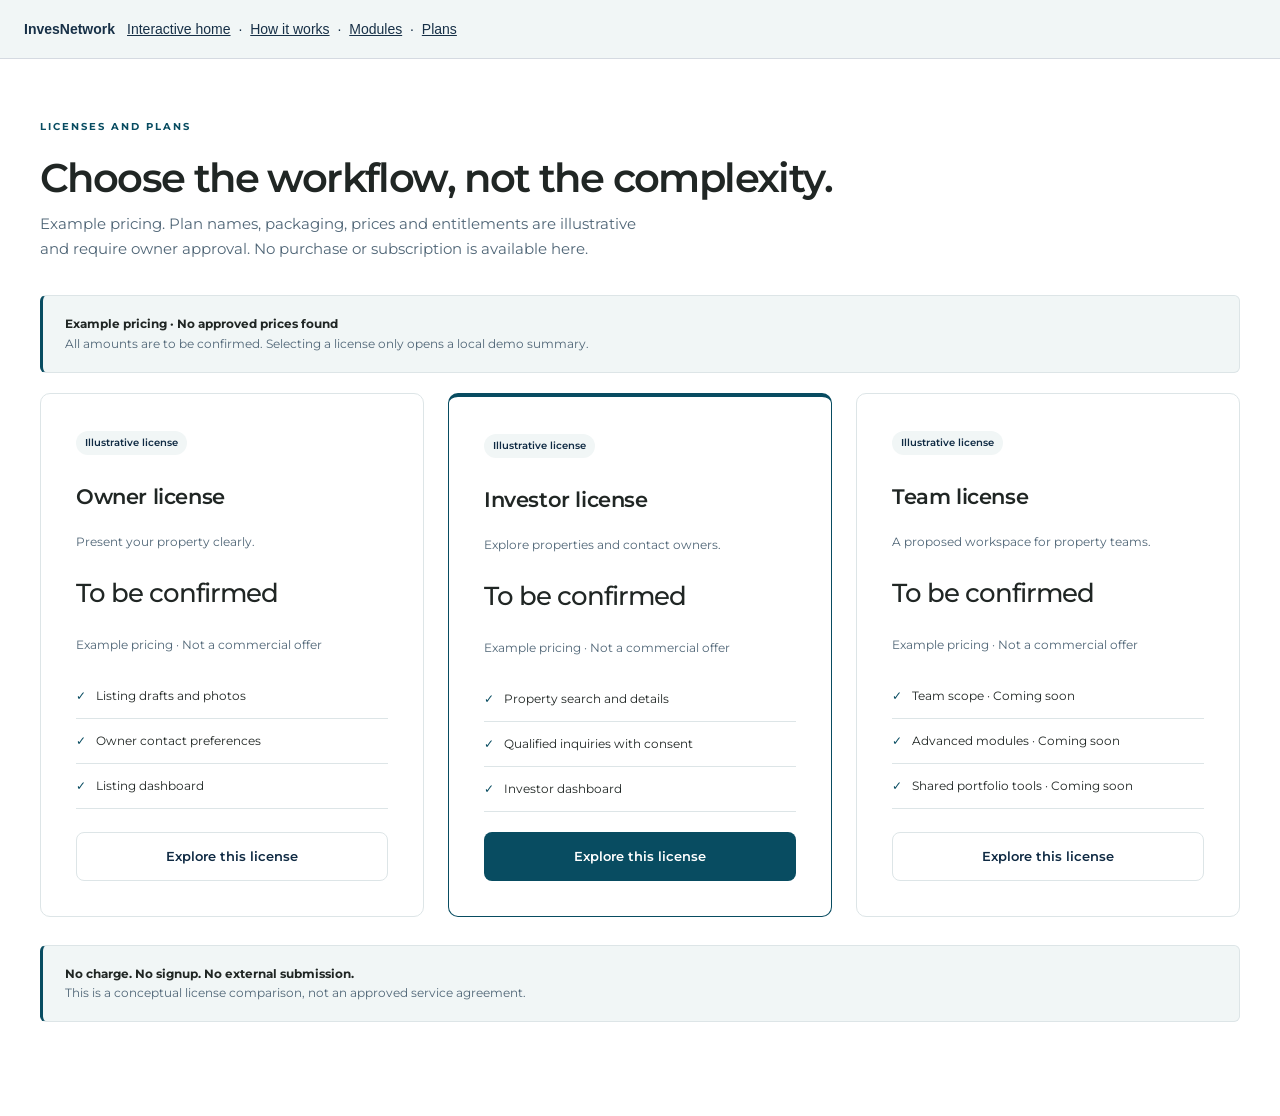
<file: invesnetwork/plans.html>
<!doctype html><html lang="en"><head><meta charset="utf-8"><meta name="viewport" content="width=device-width,initial-scale=1"><meta name="color-scheme" content="light"><meta name="robots" content="noindex,nofollow"><meta http-equiv="Content-Security-Policy" content="default-src 'self'; style-src 'self' 'unsafe-inline'; img-src 'self' data:; font-src 'self'; script-src 'none'; connect-src 'none'; object-src 'none'; base-uri 'none'; form-action 'none'"><title>InvesNetwork · Overview</title><link rel="icon" href="data:,"><link rel="stylesheet" href="styles.css"></head><body class="invesnetwork"><header class="fallback-nav"><strong>InvesNetwork</strong><a href="index.html">Interactive home</a> · <a href="journey.html">How it works</a> · <a href="modules.html">Modules</a> · <a href="plans.html">Plans</a></header><main id="main" class="page "><div class="wrap"><div class="pagehead"><div><p class="eyebrow">Licenses and plans</p><h1 tabindex="-1">Choose the workflow, not the complexity.</h1><p>Example pricing. Plan names, packaging, prices and entitlements are illustrative and require owner approval. No purchase or subscription is available here.</p></div></div><div class="notice "><b>Example pricing · No approved prices found</b><p>All amounts are to be confirmed. Selecting a license only opens a local demo summary.</p></div><div class="grid3"><article class="card pricing-card "><div><span class="pill ">Illustrative license</span><h3 class="space-top">Owner license</h3></div><p>Present your property clearly.</p><div class="price">To be confirmed</div><p class="small">Example pricing · Not a commercial offer</p><ul><li>Listing drafts and photos</li><li>Owner contact preferences</li><li>Listing dashboard</li></ul><a href="index.html#license/0" class="btn secondary">Explore this license</a></article><article class="card pricing-card featured"><div><span class="pill ">Illustrative license</span><h3 class="space-top">Investor license</h3></div><p>Explore properties and contact owners.</p><div class="price">To be confirmed</div><p class="small">Example pricing · Not a commercial offer</p><ul><li>Property search and details</li><li>Qualified inquiries with consent</li><li>Investor dashboard</li></ul><a href="index.html#license/1" class="btn primary">Explore this license</a></article><article class="card pricing-card "><div><span class="pill ">Illustrative license</span><h3 class="space-top">Team license</h3></div><p>A proposed workspace for property teams.</p><div class="price">To be confirmed</div><p class="small">Example pricing · Not a commercial offer</p><ul><li>Team scope · Coming soon</li><li>Advanced modules · Coming soon</li><li>Shared portfolio tools · Coming soon</li></ul><a href="index.html#license/2" class="btn secondary">Explore this license</a></article></div><div class="space-top"><div class="notice "><b>No charge. No signup. No external submission.</b><p>This is a conceptual license comparison, not an approved service agreement.</p></div></div></div></main></body></html>
</file>
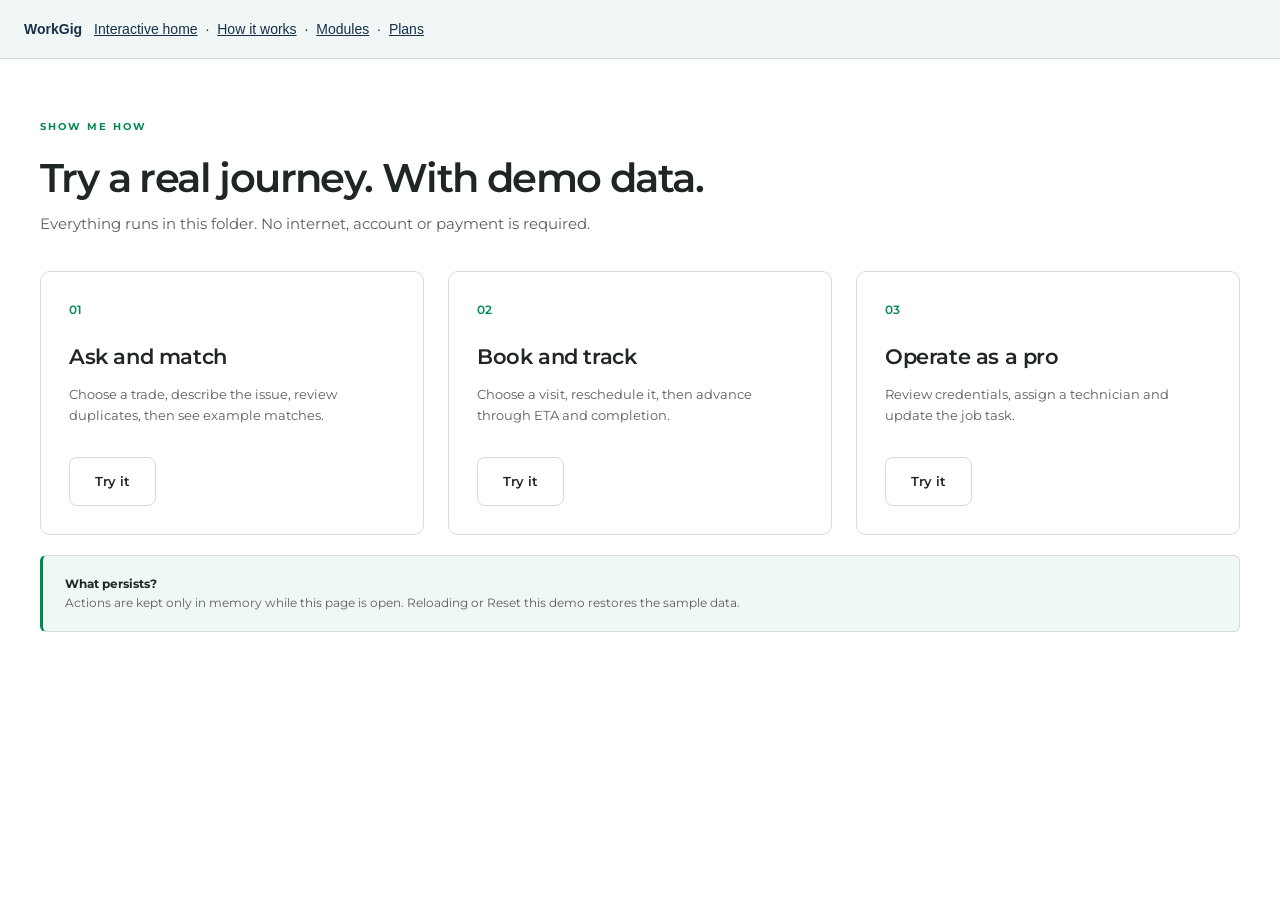
<file: workgig/journey.html>
<!doctype html><html lang="en"><head><meta charset="utf-8"><meta name="viewport" content="width=device-width,initial-scale=1"><meta name="color-scheme" content="light"><meta name="robots" content="noindex,nofollow"><meta http-equiv="Content-Security-Policy" content="default-src 'self'; style-src 'self' 'unsafe-inline'; img-src 'self' data:; font-src 'self'; script-src 'none'; connect-src 'none'; object-src 'none'; base-uri 'none'; form-action 'none'"><title>WorkGig · Overview</title><link rel="icon" href="data:,"><link rel="stylesheet" href="styles.css"></head><body class="workgig"><header class="fallback-nav"><strong>WorkGig</strong><a href="index.html">Interactive home</a> · <a href="journey.html">How it works</a> · <a href="modules.html">Modules</a> · <a href="plans.html">Plans</a></header><main id="main" class="page "><div class="wrap"><div class="pagehead"><div><p class="eyebrow">Show me how</p><h1 tabindex="-1">Try a real journey. With demo data.</h1><p>Everything runs in this folder. No internet, account or payment is required.</p></div></div><div class="grid3"><div class="card"><span class="number">01</span><h3>Ask and match</h3><p>Choose a trade, describe the issue, review duplicates, then see example matches.</p><div class="actions"><a href="index.html#request/1" class="btn secondary">Try it</a></div></div><div class="card"><span class="number">02</span><h3>Book and track</h3><p>Choose a visit, reschedule it, then advance through ETA and completion.</p><div class="actions"><a href="index.html#booking" class="btn secondary">Try it</a></div></div><div class="card"><span class="number">03</span><h3>Operate as a pro</h3><p>Review credentials, assign a technician and update the job task.</p><div class="actions"><a href="index.html#pro" class="btn secondary">Try it</a></div></div></div><div class="notice "><b>What persists?</b><p>Actions are kept only in memory while this page is open. Reloading or Reset this demo restores the sample data.</p></div></div></main></body></html>
</file>
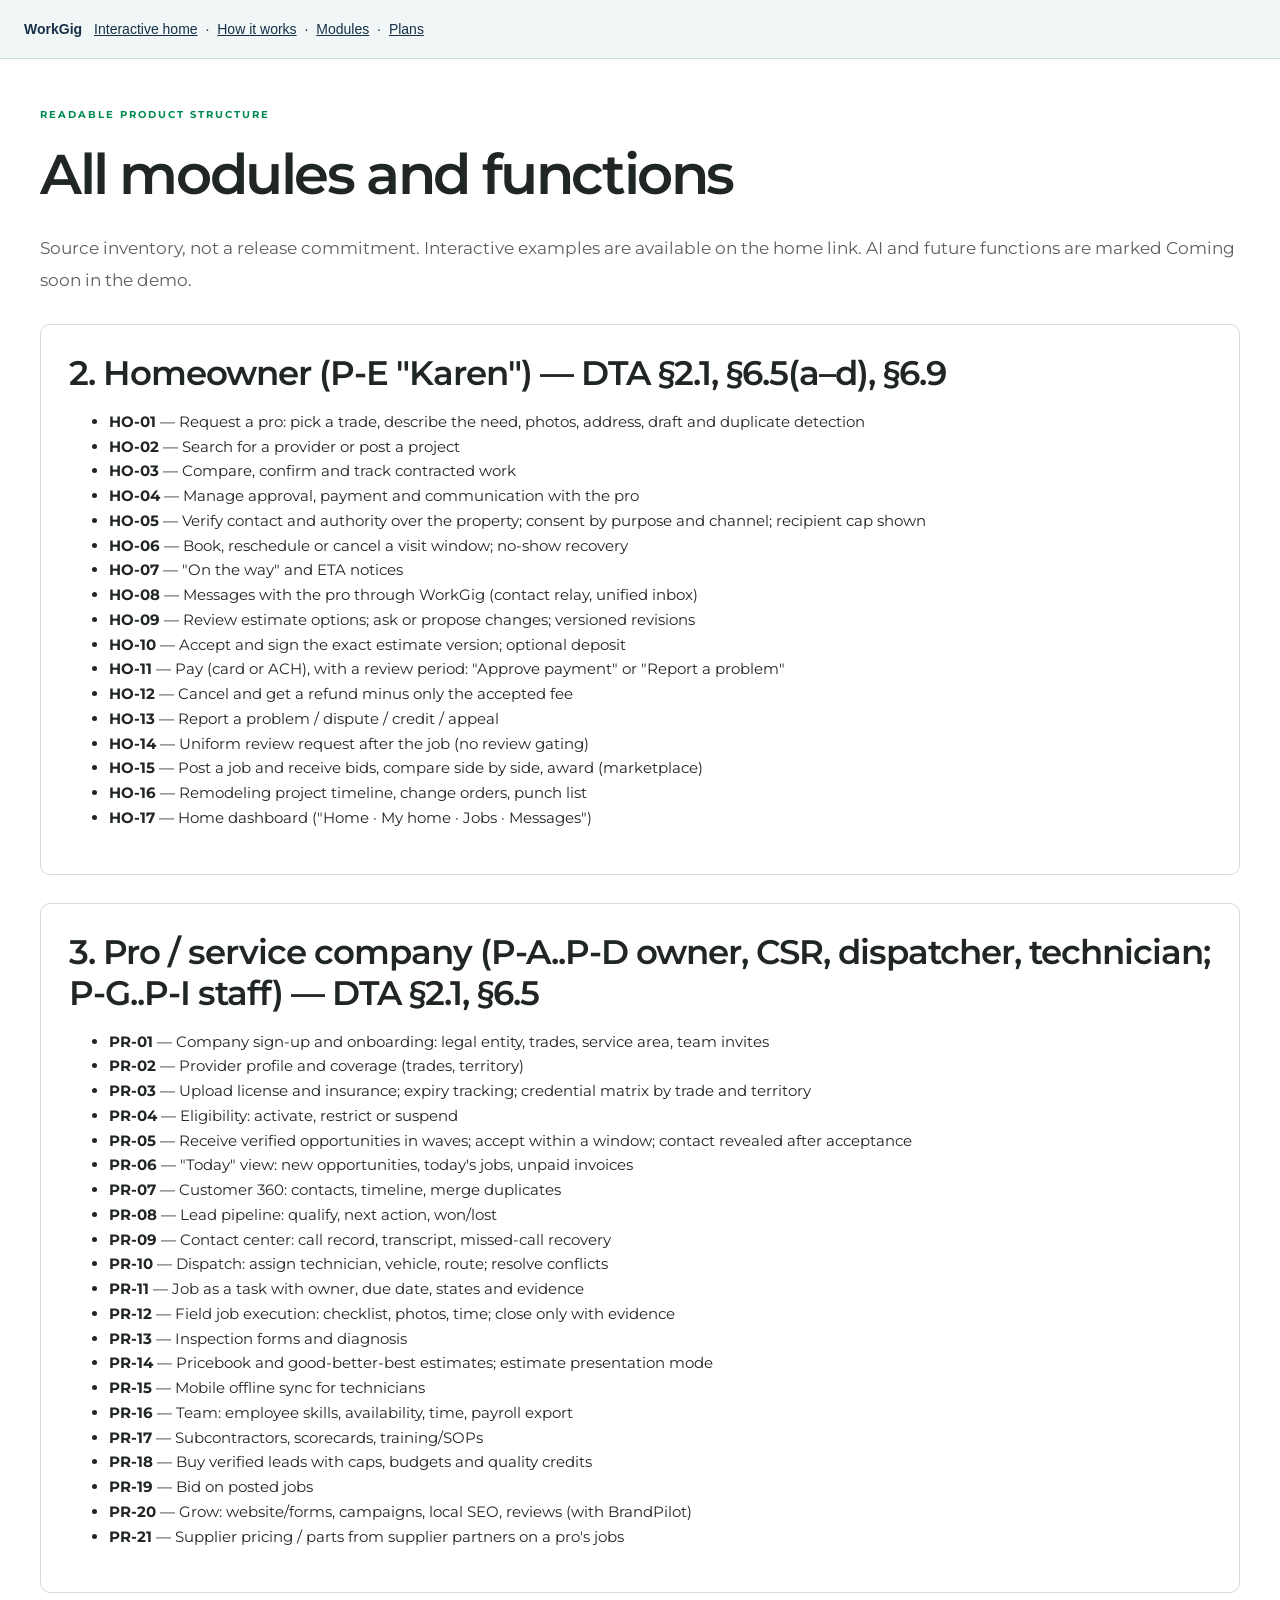
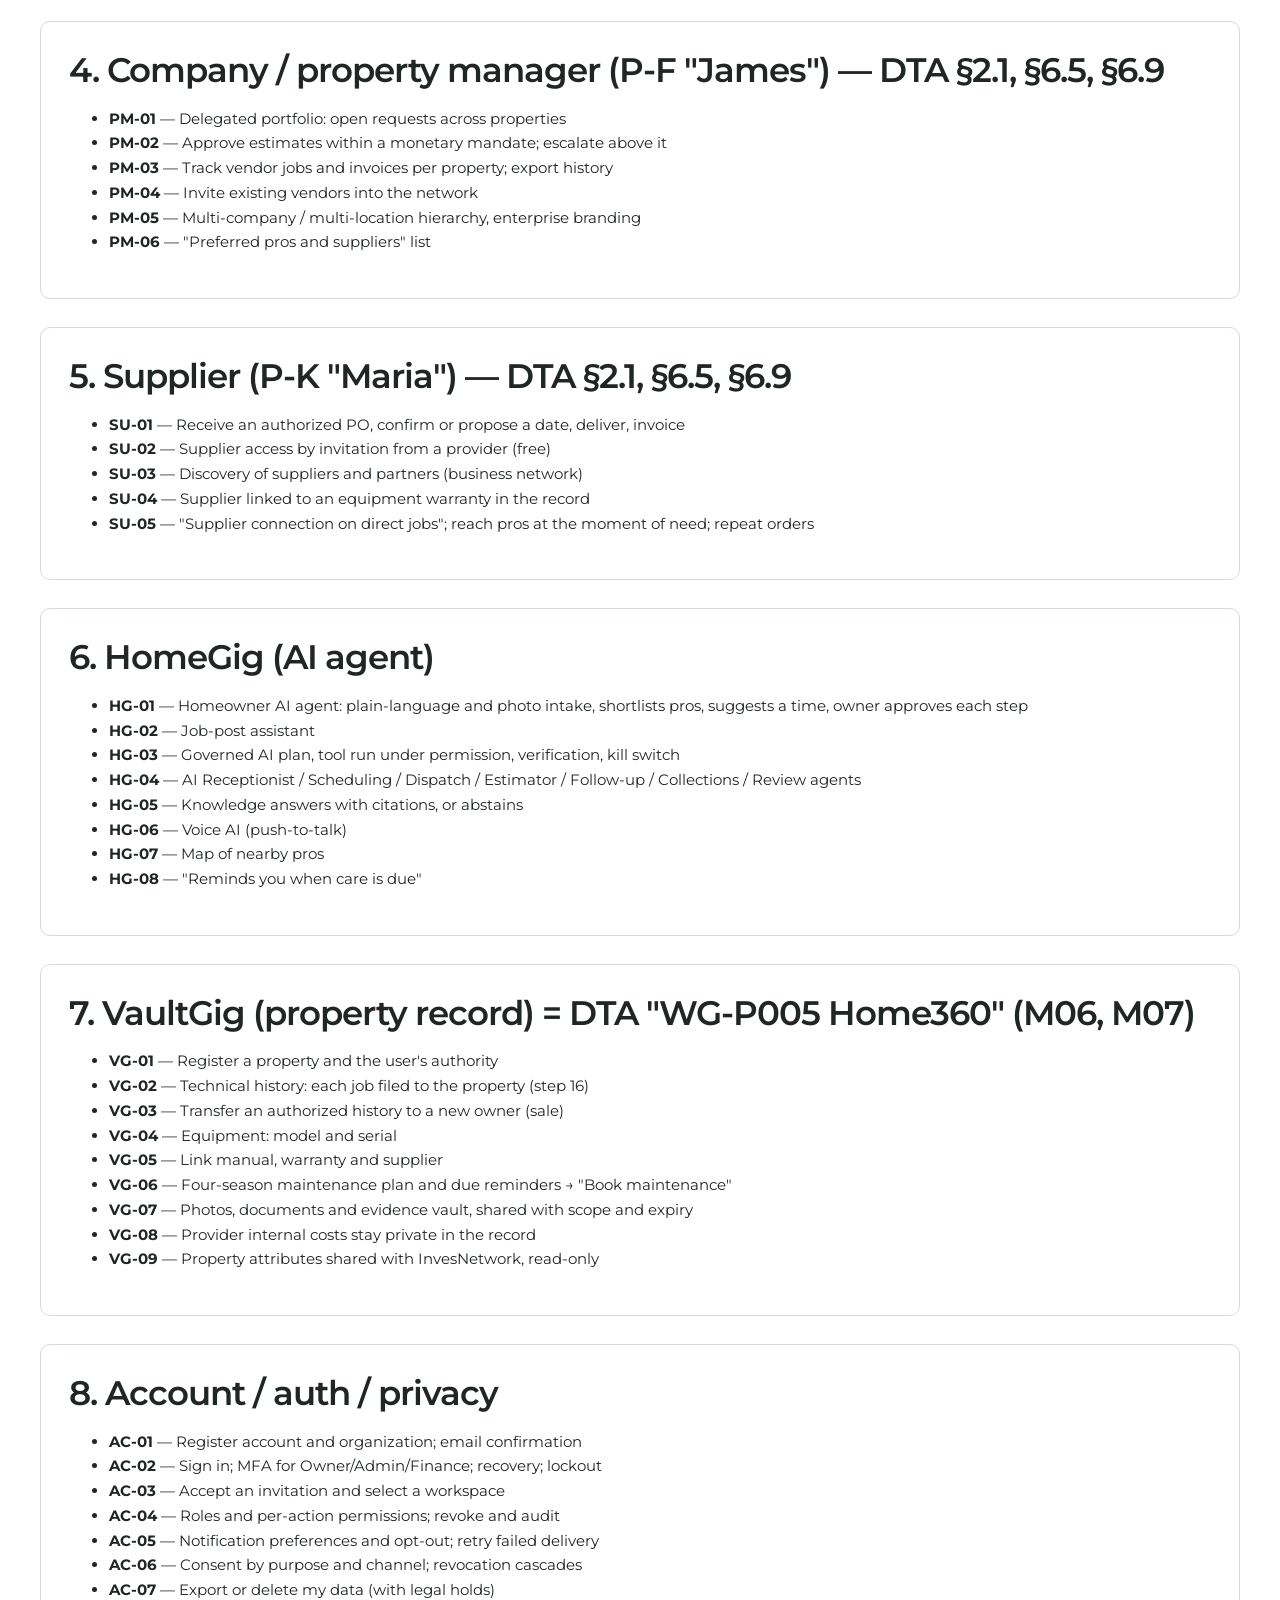
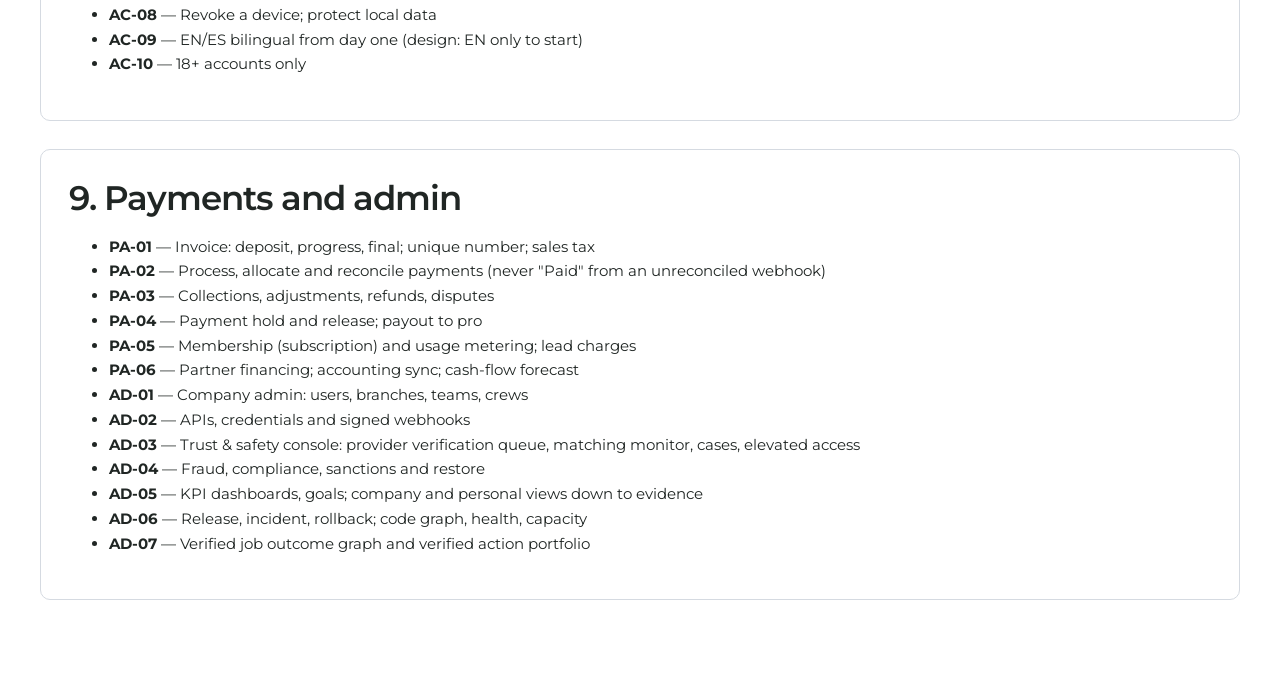
<file: workgig/modules.html>
<!doctype html><html lang="en"><head><meta charset="utf-8"><meta name="viewport" content="width=device-width,initial-scale=1"><meta name="color-scheme" content="light"><meta name="robots" content="noindex,nofollow"><meta http-equiv="Content-Security-Policy" content="default-src 'self'; style-src 'self' 'unsafe-inline'; img-src 'self' data:; font-src 'self'; script-src 'none'; connect-src 'none'; object-src 'none'; base-uri 'none'; form-action 'none'"><title>WorkGig · Overview</title><link rel="icon" href="data:,"><link rel="stylesheet" href="styles.css"></head><body class="workgig"><header class="fallback-nav"><strong>WorkGig</strong><a href="index.html">Interactive home</a> · <a href="journey.html">How it works</a> · <a href="modules.html">Modules</a> · <a href="plans.html">Plans</a></header><main class="page"><div class="wrap"><p class="eyebrow">Readable product structure</p><h1>All modules and functions</h1><p class="lead space-top">Source inventory, not a release commitment. Interactive examples are available on the home link. AI and future functions are marked Coming soon in the demo.</p><section class="space-top card"><h2>2. Homeowner (P-E &quot;Karen&quot;) — DTA §2.1, §6.5(a–d), §6.9</h2><ul><li><strong>HO-01</strong> — Request a pro: pick a trade, describe the need, photos, address, draft and duplicate detection</li><li><strong>HO-02</strong> — Search for a provider or post a project</li><li><strong>HO-03</strong> — Compare, confirm and track contracted work</li><li><strong>HO-04</strong> — Manage approval, payment and communication with the pro</li><li><strong>HO-05</strong> — Verify contact and authority over the property; consent by purpose and channel; recipient cap shown</li><li><strong>HO-06</strong> — Book, reschedule or cancel a visit window; no-show recovery</li><li><strong>HO-07</strong> — &quot;On the way&quot; and ETA notices</li><li><strong>HO-08</strong> — Messages with the pro through WorkGig (contact relay, unified inbox)</li><li><strong>HO-09</strong> — Review estimate options; ask or propose changes; versioned revisions</li><li><strong>HO-10</strong> — Accept and sign the exact estimate version; optional deposit</li><li><strong>HO-11</strong> — Pay (card or ACH), with a review period: &quot;Approve payment&quot; or &quot;Report a problem&quot;</li><li><strong>HO-12</strong> — Cancel and get a refund minus only the accepted fee</li><li><strong>HO-13</strong> — Report a problem / dispute / credit / appeal</li><li><strong>HO-14</strong> — Uniform review request after the job (no review gating)</li><li><strong>HO-15</strong> — Post a job and receive bids, compare side by side, award (marketplace)</li><li><strong>HO-16</strong> — Remodeling project timeline, change orders, punch list</li><li><strong>HO-17</strong> — Home dashboard (&quot;Home · My home · Jobs · Messages&quot;)</li></ul></section><section class="space-top card"><h2>3. Pro / service company (P-A..P-D owner, CSR, dispatcher, technician; P-G..P-I staff) — DTA §2.1, §6.5</h2><ul><li><strong>PR-01</strong> — Company sign-up and onboarding: legal entity, trades, service area, team invites</li><li><strong>PR-02</strong> — Provider profile and coverage (trades, territory)</li><li><strong>PR-03</strong> — Upload license and insurance; expiry tracking; credential matrix by trade and territory</li><li><strong>PR-04</strong> — Eligibility: activate, restrict or suspend</li><li><strong>PR-05</strong> — Receive verified opportunities in waves; accept within a window; contact revealed after acceptance</li><li><strong>PR-06</strong> — &quot;Today&quot; view: new opportunities, today&#x27;s jobs, unpaid invoices</li><li><strong>PR-07</strong> — Customer 360: contacts, timeline, merge duplicates</li><li><strong>PR-08</strong> — Lead pipeline: qualify, next action, won/lost</li><li><strong>PR-09</strong> — Contact center: call record, transcript, missed-call recovery</li><li><strong>PR-10</strong> — Dispatch: assign technician, vehicle, route; resolve conflicts</li><li><strong>PR-11</strong> — Job as a task with owner, due date, states and evidence</li><li><strong>PR-12</strong> — Field job execution: checklist, photos, time; close only with evidence</li><li><strong>PR-13</strong> — Inspection forms and diagnosis</li><li><strong>PR-14</strong> — Pricebook and good-better-best estimates; estimate presentation mode</li><li><strong>PR-15</strong> — Mobile offline sync for technicians</li><li><strong>PR-16</strong> — Team: employee skills, availability, time, payroll export</li><li><strong>PR-17</strong> — Subcontractors, scorecards, training/SOPs</li><li><strong>PR-18</strong> — Buy verified leads with caps, budgets and quality credits</li><li><strong>PR-19</strong> — Bid on posted jobs</li><li><strong>PR-20</strong> — Grow: website/forms, campaigns, local SEO, reviews (with BrandPilot)</li><li><strong>PR-21</strong> — Supplier pricing / parts from supplier partners on a pro&#x27;s jobs</li></ul></section><section class="space-top card"><h2>4. Company / property manager (P-F &quot;James&quot;) — DTA §2.1, §6.5, §6.9</h2><ul><li><strong>PM-01</strong> — Delegated portfolio: open requests across properties</li><li><strong>PM-02</strong> — Approve estimates within a monetary mandate; escalate above it</li><li><strong>PM-03</strong> — Track vendor jobs and invoices per property; export history</li><li><strong>PM-04</strong> — Invite existing vendors into the network</li><li><strong>PM-05</strong> — Multi-company / multi-location hierarchy, enterprise branding</li><li><strong>PM-06</strong> — &quot;Preferred pros and suppliers&quot; list</li></ul></section><section class="space-top card"><h2>5. Supplier (P-K &quot;Maria&quot;) — DTA §2.1, §6.5, §6.9</h2><ul><li><strong>SU-01</strong> — Receive an authorized PO, confirm or propose a date, deliver, invoice</li><li><strong>SU-02</strong> — Supplier access by invitation from a provider (free)</li><li><strong>SU-03</strong> — Discovery of suppliers and partners (business network)</li><li><strong>SU-04</strong> — Supplier linked to an equipment warranty in the record</li><li><strong>SU-05</strong> — &quot;Supplier connection on direct jobs&quot;; reach pros at the moment of need; repeat orders</li></ul></section><section class="space-top card"><h2>6. HomeGig (AI agent)</h2><ul><li><strong>HG-01</strong> — Homeowner AI agent: plain-language and photo intake, shortlists pros, suggests a time, owner approves each step</li><li><strong>HG-02</strong> — Job-post assistant</li><li><strong>HG-03</strong> — Governed AI plan, tool run under permission, verification, kill switch</li><li><strong>HG-04</strong> — AI Receptionist / Scheduling / Dispatch / Estimator / Follow-up / Collections / Review agents</li><li><strong>HG-05</strong> — Knowledge answers with citations, or abstains</li><li><strong>HG-06</strong> — Voice AI (push-to-talk)</li><li><strong>HG-07</strong> — Map of nearby pros</li><li><strong>HG-08</strong> — &quot;Reminds you when care is due&quot;</li></ul></section><section class="space-top card"><h2>7. VaultGig (property record) = DTA &quot;WG-P005 Home360&quot; (M06, M07)</h2><ul><li><strong>VG-01</strong> — Register a property and the user&#x27;s authority</li><li><strong>VG-02</strong> — Technical history: each job filed to the property (step 16)</li><li><strong>VG-03</strong> — Transfer an authorized history to a new owner (sale)</li><li><strong>VG-04</strong> — Equipment: model and serial</li><li><strong>VG-05</strong> — Link manual, warranty and supplier</li><li><strong>VG-06</strong> — Four-season maintenance plan and due reminders → &quot;Book maintenance&quot;</li><li><strong>VG-07</strong> — Photos, documents and evidence vault, shared with scope and expiry</li><li><strong>VG-08</strong> — Provider internal costs stay private in the record</li><li><strong>VG-09</strong> — Property attributes shared with InvesNetwork, read-only</li></ul></section><section class="space-top card"><h2>8. Account / auth / privacy</h2><ul><li><strong>AC-01</strong> — Register account and organization; email confirmation</li><li><strong>AC-02</strong> — Sign in; MFA for Owner/Admin/Finance; recovery; lockout</li><li><strong>AC-03</strong> — Accept an invitation and select a workspace</li><li><strong>AC-04</strong> — Roles and per-action permissions; revoke and audit</li><li><strong>AC-05</strong> — Notification preferences and opt-out; retry failed delivery</li><li><strong>AC-06</strong> — Consent by purpose and channel; revocation cascades</li><li><strong>AC-07</strong> — Export or delete my data (with legal holds)</li><li><strong>AC-08</strong> — Revoke a device; protect local data</li><li><strong>AC-09</strong> — EN/ES bilingual from day one (design: EN only to start)</li><li><strong>AC-10</strong> — 18+ accounts only</li></ul></section><section class="space-top card"><h2>9. Payments and admin</h2><ul><li><strong>PA-01</strong> — Invoice: deposit, progress, final; unique number; sales tax</li><li><strong>PA-02</strong> — Process, allocate and reconcile payments (never &quot;Paid&quot; from an unreconciled webhook)</li><li><strong>PA-03</strong> — Collections, adjustments, refunds, disputes</li><li><strong>PA-04</strong> — Payment hold and release; payout to pro</li><li><strong>PA-05</strong> — Membership (subscription) and usage metering; lead charges</li><li><strong>PA-06</strong> — Partner financing; accounting sync; cash-flow forecast</li><li><strong>AD-01</strong> — Company admin: users, branches, teams, crews</li><li><strong>AD-02</strong> — APIs, credentials and signed webhooks</li><li><strong>AD-03</strong> — Trust &amp; safety console: provider verification queue, matching monitor, cases, elevated access</li><li><strong>AD-04</strong> — Fraud, compliance, sanctions and restore</li><li><strong>AD-05</strong> — KPI dashboards, goals; company and personal views down to evidence</li><li><strong>AD-06</strong> — Release, incident, rollback; code graph, health, capacity</li><li><strong>AD-07</strong> — Verified job outcome graph and verified action portfolio</li></ul></section></div></main></body></html>
</file>
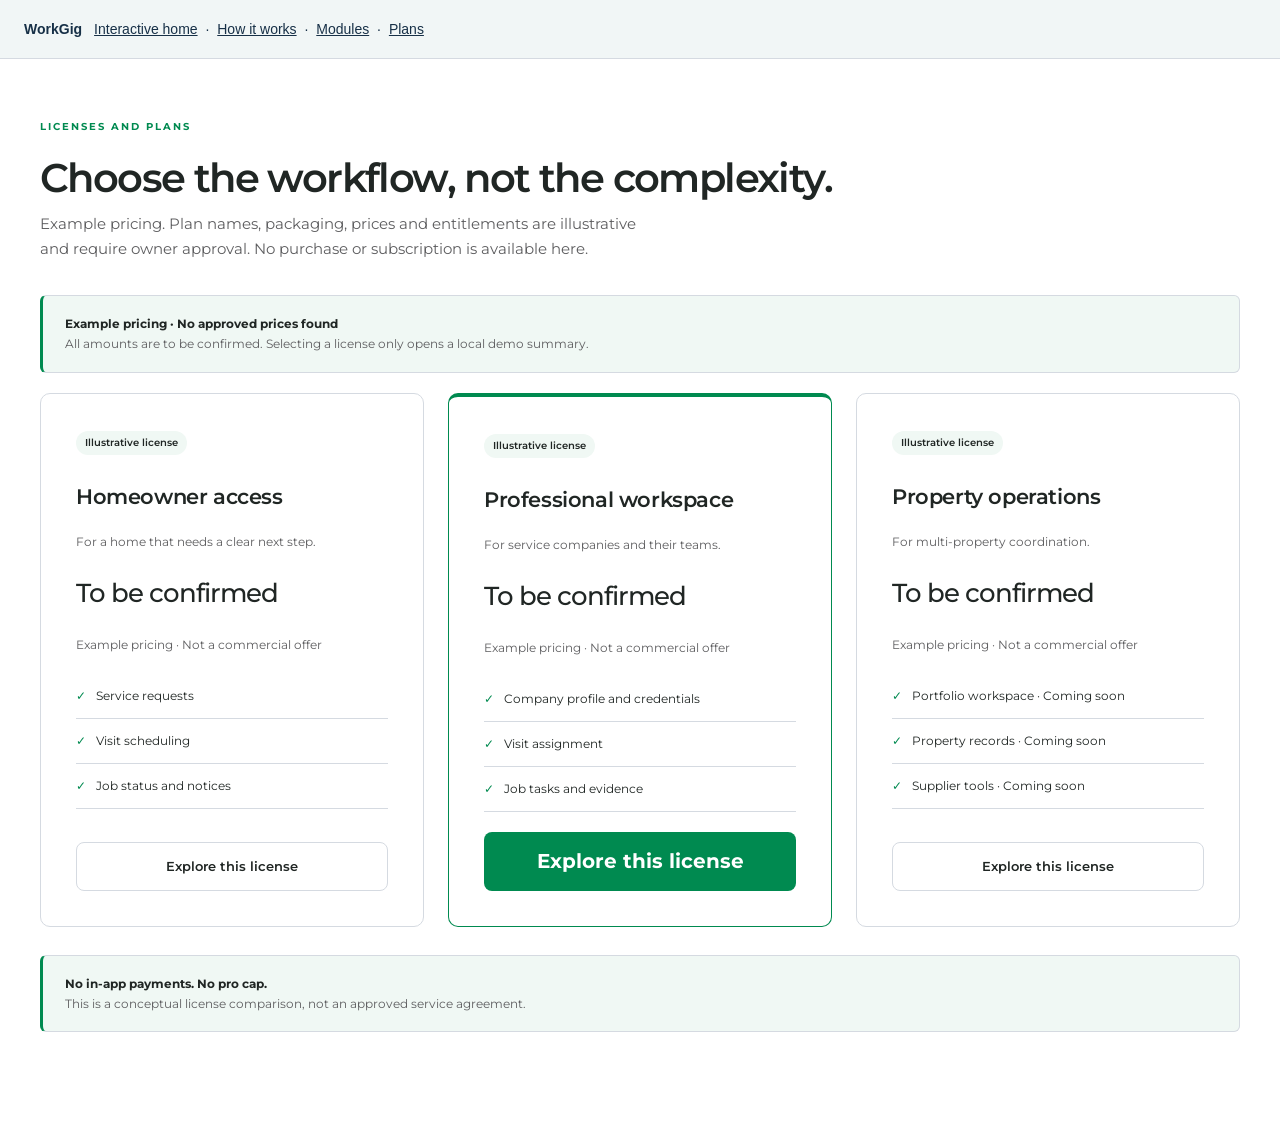
<file: workgig/plans.html>
<!doctype html><html lang="en"><head><meta charset="utf-8"><meta name="viewport" content="width=device-width,initial-scale=1"><meta name="color-scheme" content="light"><meta name="robots" content="noindex,nofollow"><meta http-equiv="Content-Security-Policy" content="default-src 'self'; style-src 'self' 'unsafe-inline'; img-src 'self' data:; font-src 'self'; script-src 'none'; connect-src 'none'; object-src 'none'; base-uri 'none'; form-action 'none'"><title>WorkGig · Overview</title><link rel="icon" href="data:,"><link rel="stylesheet" href="styles.css"></head><body class="workgig"><header class="fallback-nav"><strong>WorkGig</strong><a href="index.html">Interactive home</a> · <a href="journey.html">How it works</a> · <a href="modules.html">Modules</a> · <a href="plans.html">Plans</a></header><main id="main" class="page "><div class="wrap"><div class="pagehead"><div><p class="eyebrow">Licenses and plans</p><h1 tabindex="-1">Choose the workflow, not the complexity.</h1><p>Example pricing. Plan names, packaging, prices and entitlements are illustrative and require owner approval. No purchase or subscription is available here.</p></div></div><div class="notice "><b>Example pricing · No approved prices found</b><p>All amounts are to be confirmed. Selecting a license only opens a local demo summary.</p></div><div class="grid3"><article class="card pricing-card "><div><span class="pill ">Illustrative license</span><h3 class="space-top">Homeowner access</h3></div><p>For a home that needs a clear next step.</p><div class="price">To be confirmed</div><p class="small">Example pricing · Not a commercial offer</p><ul><li>Service requests</li><li>Visit scheduling</li><li>Job status and notices</li></ul><a href="index.html#license/0" class="btn secondary">Explore this license</a></article><article class="card pricing-card featured"><div><span class="pill ">Illustrative license</span><h3 class="space-top">Professional workspace</h3></div><p>For service companies and their teams.</p><div class="price">To be confirmed</div><p class="small">Example pricing · Not a commercial offer</p><ul><li>Company profile and credentials</li><li>Visit assignment</li><li>Job tasks and evidence</li></ul><a href="index.html#license/1" class="btn primary">Explore this license</a></article><article class="card pricing-card "><div><span class="pill ">Illustrative license</span><h3 class="space-top">Property operations</h3></div><p>For multi-property coordination.</p><div class="price">To be confirmed</div><p class="small">Example pricing · Not a commercial offer</p><ul><li>Portfolio workspace · Coming soon</li><li>Property records · Coming soon</li><li>Supplier tools · Coming soon</li></ul><a href="index.html#license/2" class="btn secondary">Explore this license</a></article></div><div class="space-top"><div class="notice "><b>No in-app payments. No pro cap.</b><p>This is a conceptual license comparison, not an approved service agreement.</p></div></div></div></main></body></html>
</file>
<file: brandpilot/styles.css>
@font-face{font-family:Montserrat;src:url('assets/Montserrat.ttf') format('truetype');font-weight:100 900;font-display:swap}*{box-sizing:border-box}html{scroll-behavior:smooth}body{margin:0;color:var(--ink);background:var(--paper);font:400 15px/1.65 Montserrat,Arial,sans-serif;--primary:#008A50;--ink:#202624;--muted:#5E5E60;--line:#D5DAE1;--soft:#F0F8F4;--paper:#fff;--navy:#202624;--accent:#008A50;--gold:#C9A050}.invesnetwork{--primary:#084C61;--ink:#0F2A43;--muted:#506677;--line:#DDE5E7;--soft:#F1F6F6;--navy:#0F2A43;--accent:#084C61}.brandpilot{--primary:#031C45;--ink:#031C45;--muted:#52637B;--line:#DDE3ED;--soft:#F2F5FA;--navy:#031C45;--accent:#0172FE}a{color:inherit;text-decoration:none}button,input,select,textarea{font:inherit}button,a,input,select,textarea{touch-action:manipulation}button{cursor:pointer}button:disabled{cursor:not-allowed;opacity:.6}a:focus-visible,button:focus-visible,input:focus-visible,select:focus-visible,textarea:focus-visible{outline:3px solid var(--accent);outline-offset:4px}body.workgig :focus-visible{outline-color:#202624;box-shadow:0 0 0 2px white}img{max-width:100%;display:block}h1,h2,h3,h4,p{margin:0}h1{font-size:56px;line-height:1.1;font-weight:600;letter-spacing:-2.4px;max-width:900px}h2{font-size:34px;line-height:1.22;font-weight:600;letter-spacing:-1px}h3{font-size:21px;line-height:1.35;font-weight:600;letter-spacing:-.4px}p{color:var(--muted)}small,.small{font-size:12px;line-height:1.65}.muted{color:var(--muted)}.skip{position:fixed;top:-70px;left:24px;background:white;padding:12px;z-index:100}.skip:focus{top:4px}.demo-banner{background:var(--navy);color:#fff;text-align:center;font-size:11px;letter-spacing:.3px;padding:7px 18px}.demo-banner b{font-weight:600}.demo-banner a{text-decoration:underline;margin-left:12px}.header{border-bottom:1px solid var(--line);background:white}.head-inner{max-width:1360px;margin:auto;min-height:90px;padding:16px 32px;display:flex;gap:32px;align-items:center;justify-content:space-between}.brand{flex:0 0 auto}.brand img{width:170px;max-height:53px;object-fit:contain}.brandpilot .brand img{width:180px;max-height:58px}.mainnav{display:flex;align-items:center;gap:22px}.mainnav a{font-size:12px;white-space:nowrap;font-weight:500;padding:9px 0;border-bottom:2px solid transparent}.mainnav a:hover,.mainnav a[aria-current=page]{border-color:var(--accent)}.header .btn{font-size:12px;padding:12px 18px;min-height:45px}.workgig .header .btn{font-size:20px;font-weight:700;padding:11px 18px}.wrap{max-width:1280px;margin:auto;padding:0 40px}.section{padding:82px 0}.soft{background:var(--soft)}.dark{background:var(--navy);color:#fff}.dark p,.dark .eyebrow{color:#ccd9df}.hero{padding:74px 0 70px}.hero-grid{display:grid;grid-template-columns:1fr 1fr;gap:72px;align-items:center}.hero h1{font-size:64px}.hero .lead{margin-top:26px;max-width:540px}.lead{font-size:17px;line-height:1.85}.eyebrow{font-size:10px;letter-spacing:2px;text-transform:uppercase;font-weight:700;color:var(--primary);margin-bottom:20px}.actions{display:flex;gap:14px;align-items:center;flex-wrap:wrap;margin-top:30px}.btn{display:inline-flex;align-items:center;justify-content:center;gap:12px;padding:14px 25px;min-height:48px;background:var(--primary);color:#fff;border:1px solid transparent;border-radius:8px;font-size:13px;font-weight:600;line-height:1.45;text-align:center;transition:background .15s,transform .15s}.btn:hover{filter:brightness(.92);transform:translateY(-1px)}.workgig .btn.primary{font-size:20px;font-weight:700;background:#008A50}.btn.secondary{background:#fff;border-color:var(--line);color:var(--ink)}.btn.ghost{color:var(--ink);background:transparent;border:1px solid var(--line)}.dark .btn.ghost{color:#fff;border-color:#ffffff66}.invesnetwork .btn.seller{background:var(--gold);color:#0F2A43}.textlink{background:transparent;border:0;padding:8px 0;color:var(--ink);font-size:13px;font-weight:600;text-decoration:underline;text-underline-offset:5px;display:inline-flex;align-items:center;gap:10px}.dark .textlink{color:white}.hero-image{height:495px;object-fit:cover;width:100%;border-radius:12px}.image-stack{position:relative;padding-bottom:50px}.floating-card{position:absolute;bottom:0;left:-25px;width:340px;background:#fff;border:1px solid var(--line);padding:24px;border-radius:12px;box-shadow:0 18px 46px #15342613}.floating-card p{font-size:12px;margin-top:7px}.pill{display:inline-flex;align-items:center;gap:6px;padding:4px 9px;border-radius:100px;font-size:10px;font-weight:600;background:var(--soft);color:var(--ink);white-space:nowrap}.pill.soon{background:#F5EFE2;color:#715119}.pill.success{background:#E7F3EC;color:#27653D}.pill.blue{background:#E8F0FA;color:#1F5FA8}.pill.warn{background:#FBF3E4;color:#8A5A12}.pill-line{display:flex;gap:8px;align-items:center;flex-wrap:wrap}.mini-row{display:flex;justify-content:space-between;align-items:center;gap:16px}.stack{display:grid;gap:20px}.headrow{display:flex;align-items:flex-end;justify-content:space-between;gap:40px;margin-bottom:34px}.headrow p{max-width:430px}.grid2{display:grid;grid-template-columns:1fr 1fr;gap:28px}.grid3{display:grid;grid-template-columns:repeat(3,1fr);gap:24px}.grid4{display:grid;grid-template-columns:repeat(4,1fr);gap:20px}.card{background:#fff;border:1px solid var(--line);border-radius:10px;padding:28px}.card p{margin-top:12px;font-size:13px}.card .eyebrow{margin-bottom:12px}.card.clickable{transition:border-color .2s,box-shadow .2s}.card.clickable:hover{border-color:var(--primary);box-shadow:0 12px 30px #1229400a}.number{font-size:12px;display:block;color:var(--primary);font-weight:600;margin-bottom:24px}.step-strip{display:grid;grid-template-columns:repeat(4,1fr);border-top:1px solid var(--line);margin-top:48px;padding-top:30px;gap:32px}.step-strip h3{font-size:15px}.step-strip p{font-size:12px;margin-top:7px}.step-strip b{font-size:11px;color:var(--primary)}.photo-card{position:relative;border-radius:10px;overflow:hidden;background:var(--navy);min-height:330px}.photo-card img{height:330px;width:100%;object-fit:cover;opacity:.75;transition:transform .3s}.photo-card:hover img{transform:scale(1.035)}.photo-card .caption{position:absolute;bottom:0;padding:26px;color:white;background:linear-gradient(transparent,#031c45bb);width:100%}.photo-card p{color:white;font-size:12px;margin-top:8px}.photo-card h3{font-size:24px}.feature-icon{font-size:26px;color:var(--primary);display:block;margin-bottom:20px}.homegig-block{display:grid;grid-template-columns:220px 1fr 1fr;align-items:center;gap:48px}.homegig-block img{height:200px;width:200px}.homegig-block h2{margin-bottom:15px}.homegig-block .chat-sample{background:#fff;border:1px solid var(--line);border-radius:12px;padding:26px}.footer{padding:46px 0 30px;background:var(--navy);color:#fff}.footer .footer-top{display:grid;grid-template-columns:2fr 1fr 1fr 1fr;gap:40px;margin-bottom:35px}.footer p{font-size:12px;color:#d0d9df;max-width:330px}.footer a{display:block;font-size:12px;margin:10px 0;color:#eef2f4}.footer h4{font-size:12px;margin-bottom:18px}.footer .bottom{border-top:1px solid #ffffff22;padding-top:22px;font-size:10px;display:flex;justify-content:space-between;gap:20px;color:#ced9df}.footer .footer-brand{font-size:23px;font-weight:600;letter-spacing:-1px;margin-bottom:12px}.page{padding:48px 0 74px;min-height:650px}.pagehead{margin-bottom:34px;display:flex;justify-content:space-between;gap:30px;align-items:flex-end}.pagehead h1{font-size:40px;letter-spacing:-1.6px}.pagehead p{margin-top:12px;max-width:620px}.breadcrumb{font-size:11px;display:flex;gap:12px;color:var(--muted);margin-bottom:24px}.breadcrumb a{text-decoration:underline}.subnav{display:flex;gap:24px;border-bottom:1px solid var(--line);margin-bottom:34px;padding-bottom:16px}.subnav a{font-size:12px}.subnav a[aria-current=page]{font-weight:700;color:var(--primary)}.toolbar{display:flex;gap:16px;align-items:flex-end;padding:23px;background:var(--soft);border-radius:10px;margin-bottom:30px}.toolbar label{flex:1}.toolbar label.wide{flex:2}.field{display:grid;gap:8px;font-size:12px;font-weight:600;color:var(--ink)}.field input,.field select,.field textarea,input.input{border:1px solid var(--line);border-radius:6px;padding:13px 14px;background:#fff;color:var(--ink);width:100%;min-height:48px;font-size:13px;font-weight:400}.field textarea{min-height:118px;resize:vertical}.field small{font-weight:400;color:var(--muted);font-size:11px}.form-fields{display:grid;gap:23px}.form-row{display:grid;grid-template-columns:1fr 1fr;gap:22px}.check{display:flex;gap:12px;align-items:flex-start;padding:12px 0;font-size:12px;font-weight:400;cursor:pointer}.check input{width:18px;height:18px;accent-color:var(--primary);flex:0 0 auto;margin-top:3px}.form-shell{display:grid;grid-template-columns:minmax(0,740px) minmax(230px,1fr);gap:44px;align-items:start}.form-panel{padding:36px;border:1px solid var(--line);border-radius:10px}.form-panel h2{font-size:27px;margin-bottom:8px}.form-panel>p{font-size:13px;margin-bottom:27px}.form-actions{display:flex;justify-content:space-between;gap:18px;border-top:1px solid var(--line);padding-top:25px;margin-top:30px}.form-actions .right{display:flex;gap:12px}.stepper{display:flex;gap:7px;margin-bottom:28px}.stepper span{flex:1;border-top:3px solid var(--line);padding-top:10px;font-size:10px}.stepper .current{border-color:var(--primary);font-weight:700}.aside-note{padding:27px;background:var(--soft);border-radius:10px;font-size:12px}.aside-note h3{font-size:17px;margin-bottom:16px}.aside-note ol{padding-left:18px;display:grid;gap:17px}.notice{padding:18px 22px;border:1px solid var(--line);border-left:3px solid var(--primary);border-radius:6px;background:var(--soft);font-size:12px;margin:20px 0}.notice p{font-size:12px}.notice.warn{background:#FBF3E4;border-left-color:#B7791F}.choice{border:1px solid var(--line);border-radius:8px;padding:23px;display:flex;gap:14px;align-items:center;cursor:pointer}.choice:has(input:checked){border-color:var(--primary);background:var(--soft)}.choice input{accent-color:var(--primary);width:18px;height:18px}.choice b{display:block;font-size:15px}.choice small{display:block;font-size:11px;color:var(--muted)}.trade-symbol{font-size:25px;width:38px}.listing-card{border:1px solid var(--line);border-radius:10px;overflow:hidden;background:#fff}.listing-card img{width:100%;height:235px;object-fit:cover}.listing-card .card-body{padding:24px}.listing-card h3{font-size:17px;margin-top:16px}.listing-card .price{font-size:24px;font-weight:600;margin:13px 0 6px}.facts{display:flex;gap:22px;font-size:11px;border-top:1px solid var(--line);margin-top:19px;padding-top:17px;color:var(--muted)}.property-gallery{display:grid;grid-template-columns:2fr 1fr;gap:14px;margin-bottom:38px}.property-gallery>img{height:450px;width:100%;object-fit:cover;border-radius:10px}.property-gallery .stack{gap:14px}.property-gallery .stack img{width:100%;height:218px;object-fit:cover;border-radius:10px}.detail-grid{display:grid;grid-template-columns:2fr 1fr;gap:50px}.detail-grid h2{margin-bottom:18px}.detail-grid p{font-size:14px}.detail-grid .card{height:fit-content}.detail-section{border-top:1px solid var(--line);padding-top:26px;margin-top:30px}.detail-section h3{margin-bottom:14px}.data-list{display:grid;gap:0}.data-list div{display:flex;justify-content:space-between;gap:30px;border-bottom:1px solid var(--line);padding:14px 0;font-size:12px}.data-list dt{color:var(--muted)}.data-list dd{margin:0;text-align:right}.avatar{height:48px;width:48px;display:grid;place-items:center;background:var(--soft);border-radius:100%;font-size:14px;font-weight:600;color:var(--primary);flex:0 0 auto}.person{display:flex;gap:16px;align-items:center}.person p{font-size:12px;margin-top:4px}.pro-card .avatar{width:64px;height:64px;font-size:20px}.pro-card h3{font-size:18px}.pro-card .facts{margin:22px 0}.table-wrap{overflow:auto;border:1px solid var(--line);border-radius:8px}table{border-collapse:collapse;width:100%;background:white;font-size:12px}th,td{text-align:left;padding:19px 22px;border-bottom:1px solid var(--line);vertical-align:middle}th{font-size:10px;text-transform:uppercase;letter-spacing:1px;background:var(--soft);font-weight:600}tr:last-child td{border-bottom:0}td .textlink{font-size:11px}td p{font-size:11px}.stats{display:grid;grid-template-columns:repeat(4,1fr);gap:20px;margin-bottom:30px}.stat{border:1px solid var(--line);border-radius:8px;padding:24px}.stat label{font-size:11px;color:var(--muted)}.stat strong{display:block;font-size:32px;font-weight:500;line-height:1.4;margin:10px 0 5px}.stat small{font-size:10px;color:var(--muted)}.timeline{padding:0;list-style:none}.timeline li{position:relative;border-left:1px solid var(--line);padding:0 0 27px 26px;margin-left:6px;font-size:12px}.timeline li:before{content:'';position:absolute;left:-5px;top:5px;width:9px;height:9px;background:var(--primary);border-radius:100%}.timeline li p{font-size:11px;margin-top:6px}.timeline li:last-child{border-left:0;padding-bottom:0}.app-frame{display:grid;grid-template-columns:220px 1fr;gap:40px}.app-menu{background:var(--soft);border-radius:10px;padding:24px;height:fit-content;position:sticky;top:20px}.app-menu .menu-label{font-size:10px;text-transform:uppercase;letter-spacing:1px;margin:5px 12px 16px}.app-menu a{display:block;border-radius:6px;padding:12px;font-size:12px}.app-menu a[aria-current=page]{background:white;font-weight:700;color:var(--primary);box-shadow:0 2px 6px #18293808}.app-menu .small{font-size:10px;border-top:1px solid var(--line);margin-top:22px;padding-top:20px}.app-main{min-width:0}.app-main .pagehead h1{font-size:34px}.app-main .stats .stat{padding:18px}.app-main .stats strong{font-size:28px}.dashboard-grid{display:grid;grid-template-columns:1.3fr 1fr;gap:24px}.dashboard-grid .card h3{font-size:18px;margin-bottom:25px}.next-step{border:1px solid var(--line);padding:26px;background:var(--soft);border-radius:10px;margin-bottom:28px;display:flex;align-items:center;justify-content:space-between;gap:20px}.next-step h3{font-size:19px}.next-step p{font-size:12px;margin-top:6px}.progress{height:6px;border-radius:6px;background:var(--soft);overflow:hidden;margin-top:14px}.progress span{display:block;height:100%;background:var(--accent)}.toggle-row{display:flex;gap:20px;align-items:center;justify-content:space-between;padding:21px 0;border-bottom:1px solid var(--line)}.toggle-row h3{font-size:16px}.toggle-row p{font-size:12px;margin-top:7px}.toggle{background:#8795A2;border:0;border-radius:99px;width:46px;height:26px;position:relative;flex:0 0 auto}.toggle:before{content:'';position:absolute;height:20px;width:20px;border-radius:100%;background:#fff;top:3px;left:3px}.toggle[aria-checked=true]{background:var(--primary)}.toggle[aria-checked=true]:before{left:23px}.switch-note{font-size:10px;color:var(--muted)}.builder-preview{border:1px solid var(--line);border-radius:10px;overflow:hidden}.builder-preview .preview-bar{background:var(--soft);font-size:10px;padding:13px 20px;display:flex;justify-content:space-between}.builder-preview .preview-body{padding:28px}.builder-preview h3{font-size:22px;margin-bottom:24px}.preview-field{border:1px solid var(--line);border-radius:5px;padding:12px;margin:15px 0;color:var(--muted);font-size:11px}.success-panel{max-width:780px;margin:30px auto;border:1px solid var(--line);border-radius:12px;padding:44px}.success-icon{width:56px;height:56px;background:var(--soft);border-radius:100%;display:grid;place-items:center;font-size:26px;color:var(--primary);margin-bottom:24px}.success-panel h1{font-size:40px}.success-panel>p{margin:18px 0 30px}.copy-field{width:100%;padding:15px;border:1px solid var(--line);background:var(--soft);color:var(--ink);border-radius:5px;font-size:12px}.pricing-card{position:relative;padding:35px;display:flex;flex-direction:column;gap:20px}.pricing-card .price{font-size:26px;font-weight:500;letter-spacing:-1px}.pricing-card p{margin:0;font-size:12px}.pricing-card ul{list-style:none;padding:0;margin:0;flex:1}.pricing-card li{font-size:12px;padding:12px 0;border-bottom:1px solid var(--line)}.pricing-card li:before{content:'✓';color:var(--primary);margin-right:10px}.pricing-card.featured{border-color:var(--primary);border-top:4px solid var(--primary)}.module-card .count{font-size:11px;display:block;margin-top:16px}.module-card h3{font-size:18px}.catalog-table{margin-top:24px}.catalog-table td:nth-child(1){font-size:10px;white-space:nowrap}.catalog-table td{padding:14px 17px}.catalog-table td.title{min-width:240px}.filter-count{font-size:11px;margin:18px 0}.module-list{display:flex;gap:10px;flex-wrap:wrap;margin-bottom:25px}.chip{border:1px solid var(--line);background:white;border-radius:99px;padding:8px 13px;font-size:10px;cursor:pointer}.chip.active{border-color:var(--primary);background:var(--soft);font-weight:700}.chart{height:200px;display:flex;align-items:flex-end;gap:18px;padding:20px 0 0;border-bottom:1px solid var(--line)}.chart-col{height:100%;flex:1;display:flex;flex-direction:column;align-items:center;justify-content:flex-end;gap:8px}.chart-bar{width:100%;max-width:55px;background:var(--primary);border-radius:5px 5px 0 0;min-height:5px}.chart-label{font-size:10px;color:var(--muted);height:20px}.funnel{display:flex;gap:12px;align-items:stretch}.funnel>div{padding:27px 16px;flex:1;border-radius:8px;background:var(--soft)}.funnel strong{display:block;font-size:28px;font-weight:500;margin:12px 0}.funnel p{font-size:11px}.toast{position:fixed;bottom:25px;left:50%;transform:translateX(-50%);max-width:640px;padding:17px 25px;background:var(--navy);color:white;border-radius:8px;box-shadow:0 10px 40px #14314322;z-index:100;font-size:12px}.chat-launch{position:fixed;right:28px;bottom:24px;border:0;background:var(--primary);color:white;padding:16px 20px;border-radius:99px;font-size:12px;font-weight:600;box-shadow:0 10px 35px #14342128;z-index:20}.chat-panel{position:fixed;right:28px;bottom:92px;width:360px;max-height:620px;overflow:auto;background:white;border:1px solid var(--line);border-radius:14px;box-shadow:0 16px 60px #12352125;z-index:30}.chat-panel header{padding:20px;background:var(--soft);display:flex;justify-content:space-between;align-items:center;border-bottom:1px solid var(--line)}.chat-panel header h3{font-size:15px}.icon-button{width:36px;height:36px;border:1px solid var(--line);border-radius:50%;background:white;font-size:17px;color:var(--ink)}.chat-messages{padding:20px;display:grid;gap:13px;max-height:300px;overflow:auto}.chat-message{font-size:12px;background:var(--soft);border-radius:8px;padding:13px}.chat-message.user{margin-left:35px;background:var(--navy);color:#fff}.chat-prompts{padding:0 20px 15px;display:flex;flex-wrap:wrap;gap:8px}.chat-input{display:flex;gap:10px;padding:18px;border-top:1px solid var(--line)}.chat-input input{width:100%;min-width:0;padding:10px;border:1px solid var(--line);border-radius:6px;font-size:12px}.chat-input button{background:var(--primary);color:white;border:0;border-radius:6px;padding:8px 13px}.legal-copy{max-width:840px}.legal-copy h2{font-size:24px;margin:35px 0 14px}.legal-copy p{font-size:14px;margin-bottom:16px}.inv-rail{display:grid;grid-template-columns:225px 1fr}.inv-rail aside{background:#084C61;color:white;padding:40px 28px;display:flex;flex-direction:column}.inv-rail .brand img{width:165px;margin-bottom:80px}.inv-rail nav a{display:block;font-size:12px;padding:18px 0;border-bottom:1px solid #ffffff25}.inv-rail nav a b{font-size:10px;font-weight:400;opacity:.6;margin-right:15px}.inv-rail .rail-note{margin-top:70px;font-size:11px;color:#d3e2e6}.inv-studio{padding:52px 40px 65px}.inv-studio .wrap{padding:0}.inv-studio h1{font-size:55px;max-width:780px}.studio-images{display:grid;grid-template-columns:1.4fr 1fr;gap:0;border:1px solid var(--line);border-radius:10px;overflow:hidden;margin-top:35px}.studio-images img{width:100%;height:320px;object-fit:cover}.studio-images .summary{padding:30px;background:var(--soft);display:flex;flex-direction:column;justify-content:center}.studio-images h3{font-size:26px}.studio-images .price{font-size:27px;margin-top:20px}.studio-images .facts{font-size:10px}.inline-stats{display:flex;gap:50px;border-top:1px solid var(--line);padding:25px 0;margin-top:30px}.inline-stats div{font-size:10px;color:var(--muted)}.inline-stats b{display:block;font-size:18px;color:var(--ink)}.brandpilot .bp-hero{background:var(--navy);color:white;padding:72px 0}.bp-hero .eyebrow,.bp-hero p{color:#CFD8E8}.bp-hero h1{font-size:65px}.bp-hero .btn{background:white;color:var(--navy)}.bp-hero .btn.ghost{background:transparent;color:white;border-color:#ffffff66}.bp-board{background:white;border-radius:12px;padding:27px;color:var(--ink);position:relative}.bp-board p{color:var(--muted)}.bp-board h3{font-size:17px}.bp-board .flow-node{border:1px solid var(--line);border-radius:7px;padding:18px;margin-top:15px;font-size:12px}.flow-node .arrow-down{color:var(--accent);font-size:20px}.bp-board .small{font-size:10px}.image-banner{height:210px;object-fit:cover;width:100%;border-radius:8px}.space-top{margin-top:28px}.space-bottom{margin-bottom:28px}.empty{padding:70px 25px;text-align:center;border:1px dashed var(--line);border-radius:10px}.empty h3{margin-bottom:14px}.empty p{font-size:13px;margin-bottom:20px}.hide{display:none!important}[hidden]{display:none!important}.sr-only{position:absolute;width:1px;height:1px;padding:0;overflow:hidden;clip:rect(0,0,0,0);white-space:nowrap;border:0}@media(max-width:1180px){.head-inner{gap:18px;padding:16px 22px}.mainnav{gap:15px}.mainnav a{font-size:10px}.brand img{width:140px}.workgig .header .btn{font-size:15px}.hero-grid{gap:35px}.hero h1,.bp-hero h1{font-size:52px}.app-frame{grid-template-columns:180px 1fr;gap:25px}.app-menu{padding:15px}.stats{gap:12px}.inv-rail{grid-template-columns:190px 1fr}.inv-studio h1{font-size:45px}}@media(max-width:900px){.wrap{padding:0 24px}.head-inner{flex-wrap:wrap}.mainnav{order:3;width:100%;overflow:auto;gap:25px}.mainnav a{font-size:12px}.hero-grid,.grid2,.form-shell,.detail-grid,.dashboard-grid{grid-template-columns:1fr}.hero h1,.bp-hero h1{font-size:46px}.grid3,.grid4{grid-template-columns:repeat(2,1fr)}.hero-image{height:350px}.floating-card{left:20px}.homegig-block{grid-template-columns:140px 1fr}.homegig-block img{width:140px;height:140px}.homegig-block .chat-sample{grid-column:1/-1}.app-frame{display:block}.app-menu{position:static;margin-bottom:30px;display:flex;flex-wrap:wrap;gap:5px}.app-menu .menu-label,.app-menu .small{display:none}.stats{grid-template-columns:1fr 1fr}.property-gallery>img{height:350px}.property-gallery .stack img{height:168px}.inv-rail{display:block}.inv-rail aside{display:none}.studio-images{grid-template-columns:1fr 1fr}.toolbar{flex-wrap:wrap}.toolbar label{min-width:180px}.footer .footer-top{grid-template-columns:1fr 1fr}.pagehead{align-items:flex-start;flex-direction:column}.funnel{flex-wrap:wrap}.funnel>div{min-width:130px}}@media(max-width:600px){h1,.pagehead h1{font-size:34px}.hero h1,.bp-hero h1,.inv-studio h1{font-size:40px}.hero,.section{padding:48px 0}.grid3,.grid4,.form-row,.studio-images{grid-template-columns:1fr}.step-strip{grid-template-columns:1fr 1fr}.headrow{align-items:flex-start;flex-direction:column;gap:18px}.btn{padding:13px 18px}.workgig .btn.primary{font-size:17px}.footer .footer-top{grid-template-columns:1fr 1fr;gap:25px}.footer .bottom{display:block}.form-panel,.success-panel{padding:25px}.homegig-block{grid-template-columns:1fr}.homegig-block img{margin:auto}.inv-studio{padding:40px 24px}.property-gallery{display:block}.property-gallery .stack{display:none}.chat-panel{right:12px;width:calc(100% - 24px)}.header .btn{font-size:10px}.page{padding-top:30px}.stats .stat{padding:15px}.stats strong{font-size:24px}.form-actions{flex-wrap:wrap}}

h1:focus{outline:none;box-shadow:none!important}

/* Resilient light first paint; no splash screen or JS-dependent visibility. */
html{background:#fff!important;color-scheme:light}body{min-height:100vh;background:#fff;color:#202624}#app{min-height:100vh}.fallback-nav{padding:14px 24px;background:#f1f6f6;color:#173047;border-bottom:1px solid #d5dae1;font:14px/1.6 Arial,sans-serif}.fallback-nav a{text-decoration:underline;display:inline-block;padding:4px}.fallback-nav strong{margin-right:8px}.hero-grid>*,.head-inner>*{min-width:0}a,button{overflow-wrap:break-word}
@media(max-width:600px){.head-inner{gap:12px;padding:16px}.head-inner .brand img{width:130px}.header .btn{max-width:190px}.mainnav{padding-bottom:6px}.wrap{padding-left:20px;padding-right:20px}.hero h1,.bp-hero h1,.inv-studio h1{font-size:38px;letter-spacing:-1.5px}.floating-card{left:10px;width:calc(100% - 20px)}.mini-row{flex-wrap:wrap;gap:8px}.form-actions .right{flex-wrap:wrap}.form-shell,.form-row,.detail-grid,.toolbar,.card,.success-panel{min-width:0}.toolbar label{min-width:0;flex-basis:100%}.table-wrap{max-width:100%}.chat-launch{right:12px;bottom:88px;max-width:calc(100% - 24px)}.chat-panel{bottom:148px;max-height:calc(100vh - 175px)}input,select,textarea,.field input,.field select,.field textarea{font-size:16px}.data-list div{gap:12px}.data-list dd{overflow-wrap:anywhere}.footer .footer-top{grid-template-columns:1fr}.studio-images .summary{padding:24px}.inline-stats{gap:20px}}
</file>
<file: invesnetwork/styles.css>
@font-face{font-family:Montserrat;src:url('assets/Montserrat.ttf') format('truetype');font-weight:100 900;font-display:swap}*{box-sizing:border-box}html{scroll-behavior:smooth}body{margin:0;color:var(--ink);background:var(--paper);font:400 15px/1.65 Montserrat,Arial,sans-serif;--primary:#008A50;--ink:#202624;--muted:#5E5E60;--line:#D5DAE1;--soft:#F0F8F4;--paper:#fff;--navy:#202624;--accent:#008A50;--gold:#C9A050}.invesnetwork{--primary:#084C61;--ink:#0F2A43;--muted:#506677;--line:#DDE5E7;--soft:#F1F6F6;--navy:#0F2A43;--accent:#084C61}.brandpilot{--primary:#031C45;--ink:#031C45;--muted:#52637B;--line:#DDE3ED;--soft:#F2F5FA;--navy:#031C45;--accent:#0172FE}a{color:inherit;text-decoration:none}button,input,select,textarea{font:inherit}button,a,input,select,textarea{touch-action:manipulation}button{cursor:pointer}button:disabled{cursor:not-allowed;opacity:.6}a:focus-visible,button:focus-visible,input:focus-visible,select:focus-visible,textarea:focus-visible{outline:3px solid var(--accent);outline-offset:4px}body.workgig :focus-visible{outline-color:#202624;box-shadow:0 0 0 2px white}img{max-width:100%;display:block}h1,h2,h3,h4,p{margin:0}h1{font-size:56px;line-height:1.1;font-weight:600;letter-spacing:-2.4px;max-width:900px}h2{font-size:34px;line-height:1.22;font-weight:600;letter-spacing:-1px}h3{font-size:21px;line-height:1.35;font-weight:600;letter-spacing:-.4px}p{color:var(--muted)}small,.small{font-size:12px;line-height:1.65}.muted{color:var(--muted)}.skip{position:fixed;top:-70px;left:24px;background:white;padding:12px;z-index:100}.skip:focus{top:4px}.demo-banner{background:var(--navy);color:#fff;text-align:center;font-size:11px;letter-spacing:.3px;padding:7px 18px}.demo-banner b{font-weight:600}.demo-banner a{text-decoration:underline;margin-left:12px}.header{border-bottom:1px solid var(--line);background:white}.head-inner{max-width:1360px;margin:auto;min-height:90px;padding:16px 32px;display:flex;gap:32px;align-items:center;justify-content:space-between}.brand{flex:0 0 auto}.brand img{width:170px;max-height:53px;object-fit:contain}.brandpilot .brand img{width:180px;max-height:58px}.mainnav{display:flex;align-items:center;gap:22px}.mainnav a{font-size:12px;white-space:nowrap;font-weight:500;padding:9px 0;border-bottom:2px solid transparent}.mainnav a:hover,.mainnav a[aria-current=page]{border-color:var(--accent)}.header .btn{font-size:12px;padding:12px 18px;min-height:45px}.workgig .header .btn{font-size:20px;font-weight:700;padding:11px 18px}.wrap{max-width:1280px;margin:auto;padding:0 40px}.section{padding:82px 0}.soft{background:var(--soft)}.dark{background:var(--navy);color:#fff}.dark p,.dark .eyebrow{color:#ccd9df}.hero{padding:74px 0 70px}.hero-grid{display:grid;grid-template-columns:1fr 1fr;gap:72px;align-items:center}.hero h1{font-size:64px}.hero .lead{margin-top:26px;max-width:540px}.lead{font-size:17px;line-height:1.85}.eyebrow{font-size:10px;letter-spacing:2px;text-transform:uppercase;font-weight:700;color:var(--primary);margin-bottom:20px}.actions{display:flex;gap:14px;align-items:center;flex-wrap:wrap;margin-top:30px}.btn{display:inline-flex;align-items:center;justify-content:center;gap:12px;padding:14px 25px;min-height:48px;background:var(--primary);color:#fff;border:1px solid transparent;border-radius:8px;font-size:13px;font-weight:600;line-height:1.45;text-align:center;transition:background .15s,transform .15s}.btn:hover{filter:brightness(.92);transform:translateY(-1px)}.workgig .btn.primary{font-size:20px;font-weight:700;background:#008A50}.btn.secondary{background:#fff;border-color:var(--line);color:var(--ink)}.btn.ghost{color:var(--ink);background:transparent;border:1px solid var(--line)}.dark .btn.ghost{color:#fff;border-color:#ffffff66}.invesnetwork .btn.seller{background:var(--gold);color:#0F2A43}.textlink{background:transparent;border:0;padding:8px 0;color:var(--ink);font-size:13px;font-weight:600;text-decoration:underline;text-underline-offset:5px;display:inline-flex;align-items:center;gap:10px}.dark .textlink{color:white}.hero-image{height:495px;object-fit:cover;width:100%;border-radius:12px}.image-stack{position:relative;padding-bottom:50px}.floating-card{position:absolute;bottom:0;left:-25px;width:340px;background:#fff;border:1px solid var(--line);padding:24px;border-radius:12px;box-shadow:0 18px 46px #15342613}.floating-card p{font-size:12px;margin-top:7px}.pill{display:inline-flex;align-items:center;gap:6px;padding:4px 9px;border-radius:100px;font-size:10px;font-weight:600;background:var(--soft);color:var(--ink);white-space:nowrap}.pill.soon{background:#F5EFE2;color:#715119}.pill.success{background:#E7F3EC;color:#27653D}.pill.blue{background:#E8F0FA;color:#1F5FA8}.pill.warn{background:#FBF3E4;color:#8A5A12}.pill-line{display:flex;gap:8px;align-items:center;flex-wrap:wrap}.mini-row{display:flex;justify-content:space-between;align-items:center;gap:16px}.stack{display:grid;gap:20px}.headrow{display:flex;align-items:flex-end;justify-content:space-between;gap:40px;margin-bottom:34px}.headrow p{max-width:430px}.grid2{display:grid;grid-template-columns:1fr 1fr;gap:28px}.grid3{display:grid;grid-template-columns:repeat(3,1fr);gap:24px}.grid4{display:grid;grid-template-columns:repeat(4,1fr);gap:20px}.card{background:#fff;border:1px solid var(--line);border-radius:10px;padding:28px}.card p{margin-top:12px;font-size:13px}.card .eyebrow{margin-bottom:12px}.card.clickable{transition:border-color .2s,box-shadow .2s}.card.clickable:hover{border-color:var(--primary);box-shadow:0 12px 30px #1229400a}.number{font-size:12px;display:block;color:var(--primary);font-weight:600;margin-bottom:24px}.step-strip{display:grid;grid-template-columns:repeat(4,1fr);border-top:1px solid var(--line);margin-top:48px;padding-top:30px;gap:32px}.step-strip h3{font-size:15px}.step-strip p{font-size:12px;margin-top:7px}.step-strip b{font-size:11px;color:var(--primary)}.photo-card{position:relative;border-radius:10px;overflow:hidden;background:var(--navy);min-height:330px}.photo-card img{height:330px;width:100%;object-fit:cover;opacity:.75;transition:transform .3s}.photo-card:hover img{transform:scale(1.035)}.photo-card .caption{position:absolute;bottom:0;padding:26px;color:white;background:linear-gradient(transparent,#031c45bb);width:100%}.photo-card p{color:white;font-size:12px;margin-top:8px}.photo-card h3{font-size:24px}.feature-icon{font-size:26px;color:var(--primary);display:block;margin-bottom:20px}.homegig-block{display:grid;grid-template-columns:220px 1fr 1fr;align-items:center;gap:48px}.homegig-block img{height:200px;width:200px}.homegig-block h2{margin-bottom:15px}.homegig-block .chat-sample{background:#fff;border:1px solid var(--line);border-radius:12px;padding:26px}.footer{padding:46px 0 30px;background:var(--navy);color:#fff}.footer .footer-top{display:grid;grid-template-columns:2fr 1fr 1fr 1fr;gap:40px;margin-bottom:35px}.footer p{font-size:12px;color:#d0d9df;max-width:330px}.footer a{display:block;font-size:12px;margin:10px 0;color:#eef2f4}.footer h4{font-size:12px;margin-bottom:18px}.footer .bottom{border-top:1px solid #ffffff22;padding-top:22px;font-size:10px;display:flex;justify-content:space-between;gap:20px;color:#ced9df}.footer .footer-brand{font-size:23px;font-weight:600;letter-spacing:-1px;margin-bottom:12px}.page{padding:48px 0 74px;min-height:650px}.pagehead{margin-bottom:34px;display:flex;justify-content:space-between;gap:30px;align-items:flex-end}.pagehead h1{font-size:40px;letter-spacing:-1.6px}.pagehead p{margin-top:12px;max-width:620px}.breadcrumb{font-size:11px;display:flex;gap:12px;color:var(--muted);margin-bottom:24px}.breadcrumb a{text-decoration:underline}.subnav{display:flex;gap:24px;border-bottom:1px solid var(--line);margin-bottom:34px;padding-bottom:16px}.subnav a{font-size:12px}.subnav a[aria-current=page]{font-weight:700;color:var(--primary)}.toolbar{display:flex;gap:16px;align-items:flex-end;padding:23px;background:var(--soft);border-radius:10px;margin-bottom:30px}.toolbar label{flex:1}.toolbar label.wide{flex:2}.field{display:grid;gap:8px;font-size:12px;font-weight:600;color:var(--ink)}.field input,.field select,.field textarea,input.input{border:1px solid var(--line);border-radius:6px;padding:13px 14px;background:#fff;color:var(--ink);width:100%;min-height:48px;font-size:13px;font-weight:400}.field textarea{min-height:118px;resize:vertical}.field small{font-weight:400;color:var(--muted);font-size:11px}.form-fields{display:grid;gap:23px}.form-row{display:grid;grid-template-columns:1fr 1fr;gap:22px}.check{display:flex;gap:12px;align-items:flex-start;padding:12px 0;font-size:12px;font-weight:400;cursor:pointer}.check input{width:18px;height:18px;accent-color:var(--primary);flex:0 0 auto;margin-top:3px}.form-shell{display:grid;grid-template-columns:minmax(0,740px) minmax(230px,1fr);gap:44px;align-items:start}.form-panel{padding:36px;border:1px solid var(--line);border-radius:10px}.form-panel h2{font-size:27px;margin-bottom:8px}.form-panel>p{font-size:13px;margin-bottom:27px}.form-actions{display:flex;justify-content:space-between;gap:18px;border-top:1px solid var(--line);padding-top:25px;margin-top:30px}.form-actions .right{display:flex;gap:12px}.stepper{display:flex;gap:7px;margin-bottom:28px}.stepper span{flex:1;border-top:3px solid var(--line);padding-top:10px;font-size:10px}.stepper .current{border-color:var(--primary);font-weight:700}.aside-note{padding:27px;background:var(--soft);border-radius:10px;font-size:12px}.aside-note h3{font-size:17px;margin-bottom:16px}.aside-note ol{padding-left:18px;display:grid;gap:17px}.notice{padding:18px 22px;border:1px solid var(--line);border-left:3px solid var(--primary);border-radius:6px;background:var(--soft);font-size:12px;margin:20px 0}.notice p{font-size:12px}.notice.warn{background:#FBF3E4;border-left-color:#B7791F}.choice{border:1px solid var(--line);border-radius:8px;padding:23px;display:flex;gap:14px;align-items:center;cursor:pointer}.choice:has(input:checked){border-color:var(--primary);background:var(--soft)}.choice input{accent-color:var(--primary);width:18px;height:18px}.choice b{display:block;font-size:15px}.choice small{display:block;font-size:11px;color:var(--muted)}.trade-symbol{font-size:25px;width:38px}.listing-card{border:1px solid var(--line);border-radius:10px;overflow:hidden;background:#fff}.listing-card img{width:100%;height:235px;object-fit:cover}.listing-card .card-body{padding:24px}.listing-card h3{font-size:17px;margin-top:16px}.listing-card .price{font-size:24px;font-weight:600;margin:13px 0 6px}.facts{display:flex;gap:22px;font-size:11px;border-top:1px solid var(--line);margin-top:19px;padding-top:17px;color:var(--muted)}.property-gallery{display:grid;grid-template-columns:2fr 1fr;gap:14px;margin-bottom:38px}.property-gallery>img{height:450px;width:100%;object-fit:cover;border-radius:10px}.property-gallery .stack{gap:14px}.property-gallery .stack img{width:100%;height:218px;object-fit:cover;border-radius:10px}.detail-grid{display:grid;grid-template-columns:2fr 1fr;gap:50px}.detail-grid h2{margin-bottom:18px}.detail-grid p{font-size:14px}.detail-grid .card{height:fit-content}.detail-section{border-top:1px solid var(--line);padding-top:26px;margin-top:30px}.detail-section h3{margin-bottom:14px}.data-list{display:grid;gap:0}.data-list div{display:flex;justify-content:space-between;gap:30px;border-bottom:1px solid var(--line);padding:14px 0;font-size:12px}.data-list dt{color:var(--muted)}.data-list dd{margin:0;text-align:right}.avatar{height:48px;width:48px;display:grid;place-items:center;background:var(--soft);border-radius:100%;font-size:14px;font-weight:600;color:var(--primary);flex:0 0 auto}.person{display:flex;gap:16px;align-items:center}.person p{font-size:12px;margin-top:4px}.pro-card .avatar{width:64px;height:64px;font-size:20px}.pro-card h3{font-size:18px}.pro-card .facts{margin:22px 0}.table-wrap{overflow:auto;border:1px solid var(--line);border-radius:8px}table{border-collapse:collapse;width:100%;background:white;font-size:12px}th,td{text-align:left;padding:19px 22px;border-bottom:1px solid var(--line);vertical-align:middle}th{font-size:10px;text-transform:uppercase;letter-spacing:1px;background:var(--soft);font-weight:600}tr:last-child td{border-bottom:0}td .textlink{font-size:11px}td p{font-size:11px}.stats{display:grid;grid-template-columns:repeat(4,1fr);gap:20px;margin-bottom:30px}.stat{border:1px solid var(--line);border-radius:8px;padding:24px}.stat label{font-size:11px;color:var(--muted)}.stat strong{display:block;font-size:32px;font-weight:500;line-height:1.4;margin:10px 0 5px}.stat small{font-size:10px;color:var(--muted)}.timeline{padding:0;list-style:none}.timeline li{position:relative;border-left:1px solid var(--line);padding:0 0 27px 26px;margin-left:6px;font-size:12px}.timeline li:before{content:'';position:absolute;left:-5px;top:5px;width:9px;height:9px;background:var(--primary);border-radius:100%}.timeline li p{font-size:11px;margin-top:6px}.timeline li:last-child{border-left:0;padding-bottom:0}.app-frame{display:grid;grid-template-columns:220px 1fr;gap:40px}.app-menu{background:var(--soft);border-radius:10px;padding:24px;height:fit-content;position:sticky;top:20px}.app-menu .menu-label{font-size:10px;text-transform:uppercase;letter-spacing:1px;margin:5px 12px 16px}.app-menu a{display:block;border-radius:6px;padding:12px;font-size:12px}.app-menu a[aria-current=page]{background:white;font-weight:700;color:var(--primary);box-shadow:0 2px 6px #18293808}.app-menu .small{font-size:10px;border-top:1px solid var(--line);margin-top:22px;padding-top:20px}.app-main{min-width:0}.app-main .pagehead h1{font-size:34px}.app-main .stats .stat{padding:18px}.app-main .stats strong{font-size:28px}.dashboard-grid{display:grid;grid-template-columns:1.3fr 1fr;gap:24px}.dashboard-grid .card h3{font-size:18px;margin-bottom:25px}.next-step{border:1px solid var(--line);padding:26px;background:var(--soft);border-radius:10px;margin-bottom:28px;display:flex;align-items:center;justify-content:space-between;gap:20px}.next-step h3{font-size:19px}.next-step p{font-size:12px;margin-top:6px}.progress{height:6px;border-radius:6px;background:var(--soft);overflow:hidden;margin-top:14px}.progress span{display:block;height:100%;background:var(--accent)}.toggle-row{display:flex;gap:20px;align-items:center;justify-content:space-between;padding:21px 0;border-bottom:1px solid var(--line)}.toggle-row h3{font-size:16px}.toggle-row p{font-size:12px;margin-top:7px}.toggle{background:#8795A2;border:0;border-radius:99px;width:46px;height:26px;position:relative;flex:0 0 auto}.toggle:before{content:'';position:absolute;height:20px;width:20px;border-radius:100%;background:#fff;top:3px;left:3px}.toggle[aria-checked=true]{background:var(--primary)}.toggle[aria-checked=true]:before{left:23px}.switch-note{font-size:10px;color:var(--muted)}.builder-preview{border:1px solid var(--line);border-radius:10px;overflow:hidden}.builder-preview .preview-bar{background:var(--soft);font-size:10px;padding:13px 20px;display:flex;justify-content:space-between}.builder-preview .preview-body{padding:28px}.builder-preview h3{font-size:22px;margin-bottom:24px}.preview-field{border:1px solid var(--line);border-radius:5px;padding:12px;margin:15px 0;color:var(--muted);font-size:11px}.success-panel{max-width:780px;margin:30px auto;border:1px solid var(--line);border-radius:12px;padding:44px}.success-icon{width:56px;height:56px;background:var(--soft);border-radius:100%;display:grid;place-items:center;font-size:26px;color:var(--primary);margin-bottom:24px}.success-panel h1{font-size:40px}.success-panel>p{margin:18px 0 30px}.copy-field{width:100%;padding:15px;border:1px solid var(--line);background:var(--soft);color:var(--ink);border-radius:5px;font-size:12px}.pricing-card{position:relative;padding:35px;display:flex;flex-direction:column;gap:20px}.pricing-card .price{font-size:26px;font-weight:500;letter-spacing:-1px}.pricing-card p{margin:0;font-size:12px}.pricing-card ul{list-style:none;padding:0;margin:0;flex:1}.pricing-card li{font-size:12px;padding:12px 0;border-bottom:1px solid var(--line)}.pricing-card li:before{content:'✓';color:var(--primary);margin-right:10px}.pricing-card.featured{border-color:var(--primary);border-top:4px solid var(--primary)}.module-card .count{font-size:11px;display:block;margin-top:16px}.module-card h3{font-size:18px}.catalog-table{margin-top:24px}.catalog-table td:nth-child(1){font-size:10px;white-space:nowrap}.catalog-table td{padding:14px 17px}.catalog-table td.title{min-width:240px}.filter-count{font-size:11px;margin:18px 0}.module-list{display:flex;gap:10px;flex-wrap:wrap;margin-bottom:25px}.chip{border:1px solid var(--line);background:white;border-radius:99px;padding:8px 13px;font-size:10px;cursor:pointer}.chip.active{border-color:var(--primary);background:var(--soft);font-weight:700}.chart{height:200px;display:flex;align-items:flex-end;gap:18px;padding:20px 0 0;border-bottom:1px solid var(--line)}.chart-col{height:100%;flex:1;display:flex;flex-direction:column;align-items:center;justify-content:flex-end;gap:8px}.chart-bar{width:100%;max-width:55px;background:var(--primary);border-radius:5px 5px 0 0;min-height:5px}.chart-label{font-size:10px;color:var(--muted);height:20px}.funnel{display:flex;gap:12px;align-items:stretch}.funnel>div{padding:27px 16px;flex:1;border-radius:8px;background:var(--soft)}.funnel strong{display:block;font-size:28px;font-weight:500;margin:12px 0}.funnel p{font-size:11px}.toast{position:fixed;bottom:25px;left:50%;transform:translateX(-50%);max-width:640px;padding:17px 25px;background:var(--navy);color:white;border-radius:8px;box-shadow:0 10px 40px #14314322;z-index:100;font-size:12px}.chat-launch{position:fixed;right:28px;bottom:24px;border:0;background:var(--primary);color:white;padding:16px 20px;border-radius:99px;font-size:12px;font-weight:600;box-shadow:0 10px 35px #14342128;z-index:20}.chat-panel{position:fixed;right:28px;bottom:92px;width:360px;max-height:620px;overflow:auto;background:white;border:1px solid var(--line);border-radius:14px;box-shadow:0 16px 60px #12352125;z-index:30}.chat-panel header{padding:20px;background:var(--soft);display:flex;justify-content:space-between;align-items:center;border-bottom:1px solid var(--line)}.chat-panel header h3{font-size:15px}.icon-button{width:36px;height:36px;border:1px solid var(--line);border-radius:50%;background:white;font-size:17px;color:var(--ink)}.chat-messages{padding:20px;display:grid;gap:13px;max-height:300px;overflow:auto}.chat-message{font-size:12px;background:var(--soft);border-radius:8px;padding:13px}.chat-message.user{margin-left:35px;background:var(--navy);color:#fff}.chat-prompts{padding:0 20px 15px;display:flex;flex-wrap:wrap;gap:8px}.chat-input{display:flex;gap:10px;padding:18px;border-top:1px solid var(--line)}.chat-input input{width:100%;min-width:0;padding:10px;border:1px solid var(--line);border-radius:6px;font-size:12px}.chat-input button{background:var(--primary);color:white;border:0;border-radius:6px;padding:8px 13px}.legal-copy{max-width:840px}.legal-copy h2{font-size:24px;margin:35px 0 14px}.legal-copy p{font-size:14px;margin-bottom:16px}.inv-rail{display:grid;grid-template-columns:225px 1fr}.inv-rail aside{background:#084C61;color:white;padding:40px 28px;display:flex;flex-direction:column}.inv-rail .brand img{width:165px;margin-bottom:80px}.inv-rail nav a{display:block;font-size:12px;padding:18px 0;border-bottom:1px solid #ffffff25}.inv-rail nav a b{font-size:10px;font-weight:400;opacity:.6;margin-right:15px}.inv-rail .rail-note{margin-top:70px;font-size:11px;color:#d3e2e6}.inv-studio{padding:52px 40px 65px}.inv-studio .wrap{padding:0}.inv-studio h1{font-size:55px;max-width:780px}.studio-images{display:grid;grid-template-columns:1.4fr 1fr;gap:0;border:1px solid var(--line);border-radius:10px;overflow:hidden;margin-top:35px}.studio-images img{width:100%;height:320px;object-fit:cover}.studio-images .summary{padding:30px;background:var(--soft);display:flex;flex-direction:column;justify-content:center}.studio-images h3{font-size:26px}.studio-images .price{font-size:27px;margin-top:20px}.studio-images .facts{font-size:10px}.inline-stats{display:flex;gap:50px;border-top:1px solid var(--line);padding:25px 0;margin-top:30px}.inline-stats div{font-size:10px;color:var(--muted)}.inline-stats b{display:block;font-size:18px;color:var(--ink)}.brandpilot .bp-hero{background:var(--navy);color:white;padding:72px 0}.bp-hero .eyebrow,.bp-hero p{color:#CFD8E8}.bp-hero h1{font-size:65px}.bp-hero .btn{background:white;color:var(--navy)}.bp-hero .btn.ghost{background:transparent;color:white;border-color:#ffffff66}.bp-board{background:white;border-radius:12px;padding:27px;color:var(--ink);position:relative}.bp-board p{color:var(--muted)}.bp-board h3{font-size:17px}.bp-board .flow-node{border:1px solid var(--line);border-radius:7px;padding:18px;margin-top:15px;font-size:12px}.flow-node .arrow-down{color:var(--accent);font-size:20px}.bp-board .small{font-size:10px}.image-banner{height:210px;object-fit:cover;width:100%;border-radius:8px}.space-top{margin-top:28px}.space-bottom{margin-bottom:28px}.empty{padding:70px 25px;text-align:center;border:1px dashed var(--line);border-radius:10px}.empty h3{margin-bottom:14px}.empty p{font-size:13px;margin-bottom:20px}.hide{display:none!important}[hidden]{display:none!important}.sr-only{position:absolute;width:1px;height:1px;padding:0;overflow:hidden;clip:rect(0,0,0,0);white-space:nowrap;border:0}@media(max-width:1180px){.head-inner{gap:18px;padding:16px 22px}.mainnav{gap:15px}.mainnav a{font-size:10px}.brand img{width:140px}.workgig .header .btn{font-size:15px}.hero-grid{gap:35px}.hero h1,.bp-hero h1{font-size:52px}.app-frame{grid-template-columns:180px 1fr;gap:25px}.app-menu{padding:15px}.stats{gap:12px}.inv-rail{grid-template-columns:190px 1fr}.inv-studio h1{font-size:45px}}@media(max-width:900px){.wrap{padding:0 24px}.head-inner{flex-wrap:wrap}.mainnav{order:3;width:100%;overflow:auto;gap:25px}.mainnav a{font-size:12px}.hero-grid,.grid2,.form-shell,.detail-grid,.dashboard-grid{grid-template-columns:1fr}.hero h1,.bp-hero h1{font-size:46px}.grid3,.grid4{grid-template-columns:repeat(2,1fr)}.hero-image{height:350px}.floating-card{left:20px}.homegig-block{grid-template-columns:140px 1fr}.homegig-block img{width:140px;height:140px}.homegig-block .chat-sample{grid-column:1/-1}.app-frame{display:block}.app-menu{position:static;margin-bottom:30px;display:flex;flex-wrap:wrap;gap:5px}.app-menu .menu-label,.app-menu .small{display:none}.stats{grid-template-columns:1fr 1fr}.property-gallery>img{height:350px}.property-gallery .stack img{height:168px}.inv-rail{display:block}.inv-rail aside{display:none}.studio-images{grid-template-columns:1fr 1fr}.toolbar{flex-wrap:wrap}.toolbar label{min-width:180px}.footer .footer-top{grid-template-columns:1fr 1fr}.pagehead{align-items:flex-start;flex-direction:column}.funnel{flex-wrap:wrap}.funnel>div{min-width:130px}}@media(max-width:600px){h1,.pagehead h1{font-size:34px}.hero h1,.bp-hero h1,.inv-studio h1{font-size:40px}.hero,.section{padding:48px 0}.grid3,.grid4,.form-row,.studio-images{grid-template-columns:1fr}.step-strip{grid-template-columns:1fr 1fr}.headrow{align-items:flex-start;flex-direction:column;gap:18px}.btn{padding:13px 18px}.workgig .btn.primary{font-size:17px}.footer .footer-top{grid-template-columns:1fr 1fr;gap:25px}.footer .bottom{display:block}.form-panel,.success-panel{padding:25px}.homegig-block{grid-template-columns:1fr}.homegig-block img{margin:auto}.inv-studio{padding:40px 24px}.property-gallery{display:block}.property-gallery .stack{display:none}.chat-panel{right:12px;width:calc(100% - 24px)}.header .btn{font-size:10px}.page{padding-top:30px}.stats .stat{padding:15px}.stats strong{font-size:24px}.form-actions{flex-wrap:wrap}}

h1:focus{outline:none;box-shadow:none!important}

/* Resilient light first paint; no splash screen or JS-dependent visibility. */
html{background:#fff!important;color-scheme:light}body{min-height:100vh;background:#fff;color:#202624}#app{min-height:100vh}.fallback-nav{padding:14px 24px;background:#f1f6f6;color:#173047;border-bottom:1px solid #d5dae1;font:14px/1.6 Arial,sans-serif}.fallback-nav a{text-decoration:underline;display:inline-block;padding:4px}.fallback-nav strong{margin-right:8px}.hero-grid>*,.head-inner>*{min-width:0}a,button{overflow-wrap:break-word}
@media(max-width:600px){.head-inner{gap:12px;padding:16px}.head-inner .brand img{width:130px}.header .btn{max-width:190px}.mainnav{padding-bottom:6px}.wrap{padding-left:20px;padding-right:20px}.hero h1,.bp-hero h1,.inv-studio h1{font-size:38px;letter-spacing:-1.5px}.floating-card{left:10px;width:calc(100% - 20px)}.mini-row{flex-wrap:wrap;gap:8px}.form-actions .right{flex-wrap:wrap}.form-shell,.form-row,.detail-grid,.toolbar,.card,.success-panel{min-width:0}.toolbar label{min-width:0;flex-basis:100%}.table-wrap{max-width:100%}.chat-launch{right:12px;bottom:88px;max-width:calc(100% - 24px)}.chat-panel{bottom:148px;max-height:calc(100vh - 175px)}input,select,textarea,.field input,.field select,.field textarea{font-size:16px}.data-list div{gap:12px}.data-list dd{overflow-wrap:anywhere}.footer .footer-top{grid-template-columns:1fr}.studio-images .summary{padding:24px}.inline-stats{gap:20px}}
</file>
<file: workgig/tokens.css>
/* WorkGig - design tokens - v0.2_APPROVED
   Source: UXD-XXX_WorkGig-Web-Design-Manual_v0.2_APPROVED (section 2). Do not edit values here without updating the manual.
   Bricks: paste into Settings > Custom code > CSS (or one global stylesheet) and map the variables in Theme Styles. */
:root {
  /* Color - scales */
  --color-primary-900: #006138;
  --color-primary-800: #007544;
  --color-primary-700: #008A50;
  --color-primary-600: #299D6C;
  --color-primary-500: #52AF88;
  --color-primary-400: #7AC2A4;
  --color-primary-300: #A3D5C0;
  --color-primary-200: #CCE8DC;
  --color-primary-100: #E6F3EE;
  --color-primary-50: #F2F9F6;
  --color-neutral-0: #FFFFFF;
  --color-neutral-100: #F0F8F4;
  --color-neutral-200: #D5DAE1;
  --color-neutral-300: #BBBCBC;
  --color-neutral-500: #8E8E90;
  --color-neutral-600: #767678;
  --color-neutral-700: #5E5E60;
  --color-neutral-900: #1E1E20;
  --color-success: #2E7D4F;
  --color-success-bg: #E7F3EC;
  --color-warning: #B7791F;
  --color-warning-text: #8A5A12;
  --color-warning-bg: #FBF3E4;
  --color-error: #C0392B;
  --color-error-bg: #FBEAE8;
  --color-info: #1F5FA8;
  --color-info-bg: #E8F0FA;
  /* Color - roles */
  --color-primary: #008A50;
  --color-primary-hover: #007544;
  --color-primary-active: #006138;
  --color-secondary: #202624;
  --color-accent: #008A50;
  --color-text: #202624;
  --color-text-body: #202624;
  --color-text-muted: #5E5E60;
  --color-text-inverse: #FFFFFF;
  --color-bg: #FFFFFF;
  --color-bg-alt: #F0F8F4;
  --color-bg-inverse: #202624;
  --color-border: #D5DAE1;
  --color-border-strong: #767678;
  --color-link: #202624;
  --color-cta: #008A50;
  --color-cta-text: #FFFFFF;
  --color-focus-outer: #202624;
  /* Typography */
  --font-sans: 'Montserrat', system-ui, -apple-system, 'Segoe UI', Arial, sans-serif;
  --font-weight-regular: 400;
  --font-weight-semibold: 600;
  --font-weight-bold: 700;
  --font-weight-extrabold: 800;
  --text-xs: 0.8125rem; /* 13px */
  --text-sm: 0.8750rem; /* 14px */
  --text-base: 1.0000rem; /* 16px */
  --text-lg: 1.2500rem; /* 20px */
  --text-xl: 1.5625rem; /* 25px */
  --text-2xl: 1.9531rem; /* 31.25px */
  --text-3xl: 2.4413rem; /* 39.06px */
  --text-4xl: 3.0519rem; /* 48.83px */
  --text-5xl: 3.8150rem; /* 61.04px */
  --leading-tight: 1.15;
  --leading-normal: 1.6;
  --tracking-label: 0.12em;
  /* Spacing (4 px base) */
  --space-0: 0px;
  --space-1: 4px;
  --space-2: 8px;
  --space-3: 12px;
  --space-4: 16px;
  --space-5: 20px;
  --space-6: 24px;
  --space-8: 32px;
  --space-10: 40px;
  --space-12: 48px;
  --space-16: 64px;
  --space-20: 80px;
  --space-24: 96px;
  --radius-sm: 4px;
  --radius-md: 8px;
  --radius-lg: 16px;
  --radius-pill: 999px;
  --shadow-1: 0 1px 2px rgba(0,0,0,.08);
  --shadow-2: 0 4px 12px rgba(0,0,0,.10);
  --shadow-3: 0 10px 24px rgba(0,0,0,.12);
  --shadow-4: 0 20px 40px rgba(0,0,0,.16);
  --container: 1280px;
}
</file>
<file: workgig/styles.css>
@font-face{font-family:Montserrat;src:url('assets/Montserrat.ttf') format('truetype');font-weight:100 900;font-display:swap}*{box-sizing:border-box}html{scroll-behavior:smooth}body{margin:0;color:var(--ink);background:var(--paper);font:400 15px/1.65 Montserrat,Arial,sans-serif;--primary:#008A50;--ink:#202624;--muted:#5E5E60;--line:#D5DAE1;--soft:#F0F8F4;--paper:#fff;--navy:#202624;--accent:#008A50;--gold:#C9A050}.invesnetwork{--primary:#084C61;--ink:#0F2A43;--muted:#506677;--line:#DDE5E7;--soft:#F1F6F6;--navy:#0F2A43;--accent:#084C61}.brandpilot{--primary:#031C45;--ink:#031C45;--muted:#52637B;--line:#DDE3ED;--soft:#F2F5FA;--navy:#031C45;--accent:#0172FE}a{color:inherit;text-decoration:none}button,input,select,textarea{font:inherit}button,a,input,select,textarea{touch-action:manipulation}button{cursor:pointer}button:disabled{cursor:not-allowed;opacity:.6}a:focus-visible,button:focus-visible,input:focus-visible,select:focus-visible,textarea:focus-visible{outline:3px solid var(--accent);outline-offset:4px}body.workgig :focus-visible{outline-color:#202624;box-shadow:0 0 0 2px white}img{max-width:100%;display:block}h1,h2,h3,h4,p{margin:0}h1{font-size:56px;line-height:1.1;font-weight:600;letter-spacing:-2.4px;max-width:900px}h2{font-size:34px;line-height:1.22;font-weight:600;letter-spacing:-1px}h3{font-size:21px;line-height:1.35;font-weight:600;letter-spacing:-.4px}p{color:var(--muted)}small,.small{font-size:12px;line-height:1.65}.muted{color:var(--muted)}.skip{position:fixed;top:-70px;left:24px;background:white;padding:12px;z-index:100}.skip:focus{top:4px}.demo-banner{background:var(--navy);color:#fff;text-align:center;font-size:11px;letter-spacing:.3px;padding:7px 18px}.demo-banner b{font-weight:600}.demo-banner a{text-decoration:underline;margin-left:12px}.header{border-bottom:1px solid var(--line);background:white}.head-inner{max-width:1360px;margin:auto;min-height:90px;padding:16px 32px;display:flex;gap:32px;align-items:center;justify-content:space-between}.brand{flex:0 0 auto}.brand img{width:170px;max-height:53px;object-fit:contain}.brandpilot .brand img{width:180px;max-height:58px}.mainnav{display:flex;align-items:center;gap:22px}.mainnav a{font-size:12px;white-space:nowrap;font-weight:500;padding:9px 0;border-bottom:2px solid transparent}.mainnav a:hover,.mainnav a[aria-current=page]{border-color:var(--accent)}.header .btn{font-size:12px;padding:12px 18px;min-height:45px}.workgig .header .btn{font-size:20px;font-weight:700;padding:11px 18px}.wrap{max-width:1280px;margin:auto;padding:0 40px}.section{padding:82px 0}.soft{background:var(--soft)}.dark{background:var(--navy);color:#fff}.dark p,.dark .eyebrow{color:#ccd9df}.hero{padding:74px 0 70px}.hero-grid{display:grid;grid-template-columns:1fr 1fr;gap:72px;align-items:center}.hero h1{font-size:64px}.hero .lead{margin-top:26px;max-width:540px}.lead{font-size:17px;line-height:1.85}.eyebrow{font-size:10px;letter-spacing:2px;text-transform:uppercase;font-weight:700;color:var(--primary);margin-bottom:20px}.actions{display:flex;gap:14px;align-items:center;flex-wrap:wrap;margin-top:30px}.btn{display:inline-flex;align-items:center;justify-content:center;gap:12px;padding:14px 25px;min-height:48px;background:var(--primary);color:#fff;border:1px solid transparent;border-radius:8px;font-size:13px;font-weight:600;line-height:1.45;text-align:center;transition:background .15s,transform .15s}.btn:hover{filter:brightness(.92);transform:translateY(-1px)}.workgig .btn.primary{font-size:20px;font-weight:700;background:#008A50}.btn.secondary{background:#fff;border-color:var(--line);color:var(--ink)}.btn.ghost{color:var(--ink);background:transparent;border:1px solid var(--line)}.dark .btn.ghost{color:#fff;border-color:#ffffff66}.invesnetwork .btn.seller{background:var(--gold);color:#0F2A43}.textlink{background:transparent;border:0;padding:8px 0;color:var(--ink);font-size:13px;font-weight:600;text-decoration:underline;text-underline-offset:5px;display:inline-flex;align-items:center;gap:10px}.dark .textlink{color:white}.hero-image{height:495px;object-fit:cover;width:100%;border-radius:12px}.image-stack{position:relative;padding-bottom:50px}.floating-card{position:absolute;bottom:0;left:-25px;width:340px;background:#fff;border:1px solid var(--line);padding:24px;border-radius:12px;box-shadow:0 18px 46px #15342613}.floating-card p{font-size:12px;margin-top:7px}.pill{display:inline-flex;align-items:center;gap:6px;padding:4px 9px;border-radius:100px;font-size:10px;font-weight:600;background:var(--soft);color:var(--ink);white-space:nowrap}.pill.soon{background:#F5EFE2;color:#715119}.pill.success{background:#E7F3EC;color:#27653D}.pill.blue{background:#E8F0FA;color:#1F5FA8}.pill.warn{background:#FBF3E4;color:#8A5A12}.pill-line{display:flex;gap:8px;align-items:center;flex-wrap:wrap}.mini-row{display:flex;justify-content:space-between;align-items:center;gap:16px}.stack{display:grid;gap:20px}.headrow{display:flex;align-items:flex-end;justify-content:space-between;gap:40px;margin-bottom:34px}.headrow p{max-width:430px}.grid2{display:grid;grid-template-columns:1fr 1fr;gap:28px}.grid3{display:grid;grid-template-columns:repeat(3,1fr);gap:24px}.grid4{display:grid;grid-template-columns:repeat(4,1fr);gap:20px}.card{background:#fff;border:1px solid var(--line);border-radius:10px;padding:28px}.card p{margin-top:12px;font-size:13px}.card .eyebrow{margin-bottom:12px}.card.clickable{transition:border-color .2s,box-shadow .2s}.card.clickable:hover{border-color:var(--primary);box-shadow:0 12px 30px #1229400a}.number{font-size:12px;display:block;color:var(--primary);font-weight:600;margin-bottom:24px}.step-strip{display:grid;grid-template-columns:repeat(4,1fr);border-top:1px solid var(--line);margin-top:48px;padding-top:30px;gap:32px}.step-strip h3{font-size:15px}.step-strip p{font-size:12px;margin-top:7px}.step-strip b{font-size:11px;color:var(--primary)}.photo-card{position:relative;border-radius:10px;overflow:hidden;background:var(--navy);min-height:330px}.photo-card img{height:330px;width:100%;object-fit:cover;opacity:.75;transition:transform .3s}.photo-card:hover img{transform:scale(1.035)}.photo-card .caption{position:absolute;bottom:0;padding:26px;color:white;background:linear-gradient(transparent,#031c45bb);width:100%}.photo-card p{color:white;font-size:12px;margin-top:8px}.photo-card h3{font-size:24px}.feature-icon{font-size:26px;color:var(--primary);display:block;margin-bottom:20px}.homegig-block{display:grid;grid-template-columns:220px 1fr 1fr;align-items:center;gap:48px}.homegig-block img{height:200px;width:200px}.homegig-block h2{margin-bottom:15px}.homegig-block .chat-sample{background:#fff;border:1px solid var(--line);border-radius:12px;padding:26px}.footer{padding:46px 0 30px;background:var(--navy);color:#fff}.footer .footer-top{display:grid;grid-template-columns:2fr 1fr 1fr 1fr;gap:40px;margin-bottom:35px}.footer p{font-size:12px;color:#d0d9df;max-width:330px}.footer a{display:block;font-size:12px;margin:10px 0;color:#eef2f4}.footer h4{font-size:12px;margin-bottom:18px}.footer .bottom{border-top:1px solid #ffffff22;padding-top:22px;font-size:10px;display:flex;justify-content:space-between;gap:20px;color:#ced9df}.footer .footer-brand{font-size:23px;font-weight:600;letter-spacing:-1px;margin-bottom:12px}.page{padding:48px 0 74px;min-height:650px}.pagehead{margin-bottom:34px;display:flex;justify-content:space-between;gap:30px;align-items:flex-end}.pagehead h1{font-size:40px;letter-spacing:-1.6px}.pagehead p{margin-top:12px;max-width:620px}.breadcrumb{font-size:11px;display:flex;gap:12px;color:var(--muted);margin-bottom:24px}.breadcrumb a{text-decoration:underline}.subnav{display:flex;gap:24px;border-bottom:1px solid var(--line);margin-bottom:34px;padding-bottom:16px}.subnav a{font-size:12px}.subnav a[aria-current=page]{font-weight:700;color:var(--primary)}.toolbar{display:flex;gap:16px;align-items:flex-end;padding:23px;background:var(--soft);border-radius:10px;margin-bottom:30px}.toolbar label{flex:1}.toolbar label.wide{flex:2}.field{display:grid;gap:8px;font-size:12px;font-weight:600;color:var(--ink)}.field input,.field select,.field textarea,input.input{border:1px solid var(--line);border-radius:6px;padding:13px 14px;background:#fff;color:var(--ink);width:100%;min-height:48px;font-size:13px;font-weight:400}.field textarea{min-height:118px;resize:vertical}.field small{font-weight:400;color:var(--muted);font-size:11px}.form-fields{display:grid;gap:23px}.form-row{display:grid;grid-template-columns:1fr 1fr;gap:22px}.check{display:flex;gap:12px;align-items:flex-start;padding:12px 0;font-size:12px;font-weight:400;cursor:pointer}.check input{width:18px;height:18px;accent-color:var(--primary);flex:0 0 auto;margin-top:3px}.form-shell{display:grid;grid-template-columns:minmax(0,740px) minmax(230px,1fr);gap:44px;align-items:start}.form-panel{padding:36px;border:1px solid var(--line);border-radius:10px}.form-panel h2{font-size:27px;margin-bottom:8px}.form-panel>p{font-size:13px;margin-bottom:27px}.form-actions{display:flex;justify-content:space-between;gap:18px;border-top:1px solid var(--line);padding-top:25px;margin-top:30px}.form-actions .right{display:flex;gap:12px}.stepper{display:flex;gap:7px;margin-bottom:28px}.stepper span{flex:1;border-top:3px solid var(--line);padding-top:10px;font-size:10px}.stepper .current{border-color:var(--primary);font-weight:700}.aside-note{padding:27px;background:var(--soft);border-radius:10px;font-size:12px}.aside-note h3{font-size:17px;margin-bottom:16px}.aside-note ol{padding-left:18px;display:grid;gap:17px}.notice{padding:18px 22px;border:1px solid var(--line);border-left:3px solid var(--primary);border-radius:6px;background:var(--soft);font-size:12px;margin:20px 0}.notice p{font-size:12px}.notice.warn{background:#FBF3E4;border-left-color:#B7791F}.choice{border:1px solid var(--line);border-radius:8px;padding:23px;display:flex;gap:14px;align-items:center;cursor:pointer}.choice:has(input:checked){border-color:var(--primary);background:var(--soft)}.choice input{accent-color:var(--primary);width:18px;height:18px}.choice b{display:block;font-size:15px}.choice small{display:block;font-size:11px;color:var(--muted)}.trade-symbol{font-size:25px;width:38px}.listing-card{border:1px solid var(--line);border-radius:10px;overflow:hidden;background:#fff}.listing-card img{width:100%;height:235px;object-fit:cover}.listing-card .card-body{padding:24px}.listing-card h3{font-size:17px;margin-top:16px}.listing-card .price{font-size:24px;font-weight:600;margin:13px 0 6px}.facts{display:flex;gap:22px;font-size:11px;border-top:1px solid var(--line);margin-top:19px;padding-top:17px;color:var(--muted)}.property-gallery{display:grid;grid-template-columns:2fr 1fr;gap:14px;margin-bottom:38px}.property-gallery>img{height:450px;width:100%;object-fit:cover;border-radius:10px}.property-gallery .stack{gap:14px}.property-gallery .stack img{width:100%;height:218px;object-fit:cover;border-radius:10px}.detail-grid{display:grid;grid-template-columns:2fr 1fr;gap:50px}.detail-grid h2{margin-bottom:18px}.detail-grid p{font-size:14px}.detail-grid .card{height:fit-content}.detail-section{border-top:1px solid var(--line);padding-top:26px;margin-top:30px}.detail-section h3{margin-bottom:14px}.data-list{display:grid;gap:0}.data-list div{display:flex;justify-content:space-between;gap:30px;border-bottom:1px solid var(--line);padding:14px 0;font-size:12px}.data-list dt{color:var(--muted)}.data-list dd{margin:0;text-align:right}.avatar{height:48px;width:48px;display:grid;place-items:center;background:var(--soft);border-radius:100%;font-size:14px;font-weight:600;color:var(--primary);flex:0 0 auto}.person{display:flex;gap:16px;align-items:center}.person p{font-size:12px;margin-top:4px}.pro-card .avatar{width:64px;height:64px;font-size:20px}.pro-card h3{font-size:18px}.pro-card .facts{margin:22px 0}.table-wrap{overflow:auto;border:1px solid var(--line);border-radius:8px}table{border-collapse:collapse;width:100%;background:white;font-size:12px}th,td{text-align:left;padding:19px 22px;border-bottom:1px solid var(--line);vertical-align:middle}th{font-size:10px;text-transform:uppercase;letter-spacing:1px;background:var(--soft);font-weight:600}tr:last-child td{border-bottom:0}td .textlink{font-size:11px}td p{font-size:11px}.stats{display:grid;grid-template-columns:repeat(4,1fr);gap:20px;margin-bottom:30px}.stat{border:1px solid var(--line);border-radius:8px;padding:24px}.stat label{font-size:11px;color:var(--muted)}.stat strong{display:block;font-size:32px;font-weight:500;line-height:1.4;margin:10px 0 5px}.stat small{font-size:10px;color:var(--muted)}.timeline{padding:0;list-style:none}.timeline li{position:relative;border-left:1px solid var(--line);padding:0 0 27px 26px;margin-left:6px;font-size:12px}.timeline li:before{content:'';position:absolute;left:-5px;top:5px;width:9px;height:9px;background:var(--primary);border-radius:100%}.timeline li p{font-size:11px;margin-top:6px}.timeline li:last-child{border-left:0;padding-bottom:0}.app-frame{display:grid;grid-template-columns:220px 1fr;gap:40px}.app-menu{background:var(--soft);border-radius:10px;padding:24px;height:fit-content;position:sticky;top:20px}.app-menu .menu-label{font-size:10px;text-transform:uppercase;letter-spacing:1px;margin:5px 12px 16px}.app-menu a{display:block;border-radius:6px;padding:12px;font-size:12px}.app-menu a[aria-current=page]{background:white;font-weight:700;color:var(--primary);box-shadow:0 2px 6px #18293808}.app-menu .small{font-size:10px;border-top:1px solid var(--line);margin-top:22px;padding-top:20px}.app-main{min-width:0}.app-main .pagehead h1{font-size:34px}.app-main .stats .stat{padding:18px}.app-main .stats strong{font-size:28px}.dashboard-grid{display:grid;grid-template-columns:1.3fr 1fr;gap:24px}.dashboard-grid .card h3{font-size:18px;margin-bottom:25px}.next-step{border:1px solid var(--line);padding:26px;background:var(--soft);border-radius:10px;margin-bottom:28px;display:flex;align-items:center;justify-content:space-between;gap:20px}.next-step h3{font-size:19px}.next-step p{font-size:12px;margin-top:6px}.progress{height:6px;border-radius:6px;background:var(--soft);overflow:hidden;margin-top:14px}.progress span{display:block;height:100%;background:var(--accent)}.toggle-row{display:flex;gap:20px;align-items:center;justify-content:space-between;padding:21px 0;border-bottom:1px solid var(--line)}.toggle-row h3{font-size:16px}.toggle-row p{font-size:12px;margin-top:7px}.toggle{background:#8795A2;border:0;border-radius:99px;width:46px;height:26px;position:relative;flex:0 0 auto}.toggle:before{content:'';position:absolute;height:20px;width:20px;border-radius:100%;background:#fff;top:3px;left:3px}.toggle[aria-checked=true]{background:var(--primary)}.toggle[aria-checked=true]:before{left:23px}.switch-note{font-size:10px;color:var(--muted)}.builder-preview{border:1px solid var(--line);border-radius:10px;overflow:hidden}.builder-preview .preview-bar{background:var(--soft);font-size:10px;padding:13px 20px;display:flex;justify-content:space-between}.builder-preview .preview-body{padding:28px}.builder-preview h3{font-size:22px;margin-bottom:24px}.preview-field{border:1px solid var(--line);border-radius:5px;padding:12px;margin:15px 0;color:var(--muted);font-size:11px}.success-panel{max-width:780px;margin:30px auto;border:1px solid var(--line);border-radius:12px;padding:44px}.success-icon{width:56px;height:56px;background:var(--soft);border-radius:100%;display:grid;place-items:center;font-size:26px;color:var(--primary);margin-bottom:24px}.success-panel h1{font-size:40px}.success-panel>p{margin:18px 0 30px}.copy-field{width:100%;padding:15px;border:1px solid var(--line);background:var(--soft);color:var(--ink);border-radius:5px;font-size:12px}.pricing-card{position:relative;padding:35px;display:flex;flex-direction:column;gap:20px}.pricing-card .price{font-size:26px;font-weight:500;letter-spacing:-1px}.pricing-card p{margin:0;font-size:12px}.pricing-card ul{list-style:none;padding:0;margin:0;flex:1}.pricing-card li{font-size:12px;padding:12px 0;border-bottom:1px solid var(--line)}.pricing-card li:before{content:'✓';color:var(--primary);margin-right:10px}.pricing-card.featured{border-color:var(--primary);border-top:4px solid var(--primary)}.module-card .count{font-size:11px;display:block;margin-top:16px}.module-card h3{font-size:18px}.catalog-table{margin-top:24px}.catalog-table td:nth-child(1){font-size:10px;white-space:nowrap}.catalog-table td{padding:14px 17px}.catalog-table td.title{min-width:240px}.filter-count{font-size:11px;margin:18px 0}.module-list{display:flex;gap:10px;flex-wrap:wrap;margin-bottom:25px}.chip{border:1px solid var(--line);background:white;border-radius:99px;padding:8px 13px;font-size:10px;cursor:pointer}.chip.active{border-color:var(--primary);background:var(--soft);font-weight:700}.chart{height:200px;display:flex;align-items:flex-end;gap:18px;padding:20px 0 0;border-bottom:1px solid var(--line)}.chart-col{height:100%;flex:1;display:flex;flex-direction:column;align-items:center;justify-content:flex-end;gap:8px}.chart-bar{width:100%;max-width:55px;background:var(--primary);border-radius:5px 5px 0 0;min-height:5px}.chart-label{font-size:10px;color:var(--muted);height:20px}.funnel{display:flex;gap:12px;align-items:stretch}.funnel>div{padding:27px 16px;flex:1;border-radius:8px;background:var(--soft)}.funnel strong{display:block;font-size:28px;font-weight:500;margin:12px 0}.funnel p{font-size:11px}.toast{position:fixed;bottom:25px;left:50%;transform:translateX(-50%);max-width:640px;padding:17px 25px;background:var(--navy);color:white;border-radius:8px;box-shadow:0 10px 40px #14314322;z-index:100;font-size:12px}.chat-launch{position:fixed;right:28px;bottom:24px;border:0;background:var(--primary);color:white;padding:16px 20px;border-radius:99px;font-size:12px;font-weight:600;box-shadow:0 10px 35px #14342128;z-index:20}.chat-panel{position:fixed;right:28px;bottom:92px;width:360px;max-height:620px;overflow:auto;background:white;border:1px solid var(--line);border-radius:14px;box-shadow:0 16px 60px #12352125;z-index:30}.chat-panel header{padding:20px;background:var(--soft);display:flex;justify-content:space-between;align-items:center;border-bottom:1px solid var(--line)}.chat-panel header h3{font-size:15px}.icon-button{width:36px;height:36px;border:1px solid var(--line);border-radius:50%;background:white;font-size:17px;color:var(--ink)}.chat-messages{padding:20px;display:grid;gap:13px;max-height:300px;overflow:auto}.chat-message{font-size:12px;background:var(--soft);border-radius:8px;padding:13px}.chat-message.user{margin-left:35px;background:var(--navy);color:#fff}.chat-prompts{padding:0 20px 15px;display:flex;flex-wrap:wrap;gap:8px}.chat-input{display:flex;gap:10px;padding:18px;border-top:1px solid var(--line)}.chat-input input{width:100%;min-width:0;padding:10px;border:1px solid var(--line);border-radius:6px;font-size:12px}.chat-input button{background:var(--primary);color:white;border:0;border-radius:6px;padding:8px 13px}.legal-copy{max-width:840px}.legal-copy h2{font-size:24px;margin:35px 0 14px}.legal-copy p{font-size:14px;margin-bottom:16px}.inv-rail{display:grid;grid-template-columns:225px 1fr}.inv-rail aside{background:#084C61;color:white;padding:40px 28px;display:flex;flex-direction:column}.inv-rail .brand img{width:165px;margin-bottom:80px}.inv-rail nav a{display:block;font-size:12px;padding:18px 0;border-bottom:1px solid #ffffff25}.inv-rail nav a b{font-size:10px;font-weight:400;opacity:.6;margin-right:15px}.inv-rail .rail-note{margin-top:70px;font-size:11px;color:#d3e2e6}.inv-studio{padding:52px 40px 65px}.inv-studio .wrap{padding:0}.inv-studio h1{font-size:55px;max-width:780px}.studio-images{display:grid;grid-template-columns:1.4fr 1fr;gap:0;border:1px solid var(--line);border-radius:10px;overflow:hidden;margin-top:35px}.studio-images img{width:100%;height:320px;object-fit:cover}.studio-images .summary{padding:30px;background:var(--soft);display:flex;flex-direction:column;justify-content:center}.studio-images h3{font-size:26px}.studio-images .price{font-size:27px;margin-top:20px}.studio-images .facts{font-size:10px}.inline-stats{display:flex;gap:50px;border-top:1px solid var(--line);padding:25px 0;margin-top:30px}.inline-stats div{font-size:10px;color:var(--muted)}.inline-stats b{display:block;font-size:18px;color:var(--ink)}.brandpilot .bp-hero{background:var(--navy);color:white;padding:72px 0}.bp-hero .eyebrow,.bp-hero p{color:#CFD8E8}.bp-hero h1{font-size:65px}.bp-hero .btn{background:white;color:var(--navy)}.bp-hero .btn.ghost{background:transparent;color:white;border-color:#ffffff66}.bp-board{background:white;border-radius:12px;padding:27px;color:var(--ink);position:relative}.bp-board p{color:var(--muted)}.bp-board h3{font-size:17px}.bp-board .flow-node{border:1px solid var(--line);border-radius:7px;padding:18px;margin-top:15px;font-size:12px}.flow-node .arrow-down{color:var(--accent);font-size:20px}.bp-board .small{font-size:10px}.image-banner{height:210px;object-fit:cover;width:100%;border-radius:8px}.space-top{margin-top:28px}.space-bottom{margin-bottom:28px}.empty{padding:70px 25px;text-align:center;border:1px dashed var(--line);border-radius:10px}.empty h3{margin-bottom:14px}.empty p{font-size:13px;margin-bottom:20px}.hide{display:none!important}[hidden]{display:none!important}.sr-only{position:absolute;width:1px;height:1px;padding:0;overflow:hidden;clip:rect(0,0,0,0);white-space:nowrap;border:0}@media(max-width:1180px){.head-inner{gap:18px;padding:16px 22px}.mainnav{gap:15px}.mainnav a{font-size:10px}.brand img{width:140px}.workgig .header .btn{font-size:15px}.hero-grid{gap:35px}.hero h1,.bp-hero h1{font-size:52px}.app-frame{grid-template-columns:180px 1fr;gap:25px}.app-menu{padding:15px}.stats{gap:12px}.inv-rail{grid-template-columns:190px 1fr}.inv-studio h1{font-size:45px}}@media(max-width:900px){.wrap{padding:0 24px}.head-inner{flex-wrap:wrap}.mainnav{order:3;width:100%;overflow:auto;gap:25px}.mainnav a{font-size:12px}.hero-grid,.grid2,.form-shell,.detail-grid,.dashboard-grid{grid-template-columns:1fr}.hero h1,.bp-hero h1{font-size:46px}.grid3,.grid4{grid-template-columns:repeat(2,1fr)}.hero-image{height:350px}.floating-card{left:20px}.homegig-block{grid-template-columns:140px 1fr}.homegig-block img{width:140px;height:140px}.homegig-block .chat-sample{grid-column:1/-1}.app-frame{display:block}.app-menu{position:static;margin-bottom:30px;display:flex;flex-wrap:wrap;gap:5px}.app-menu .menu-label,.app-menu .small{display:none}.stats{grid-template-columns:1fr 1fr}.property-gallery>img{height:350px}.property-gallery .stack img{height:168px}.inv-rail{display:block}.inv-rail aside{display:none}.studio-images{grid-template-columns:1fr 1fr}.toolbar{flex-wrap:wrap}.toolbar label{min-width:180px}.footer .footer-top{grid-template-columns:1fr 1fr}.pagehead{align-items:flex-start;flex-direction:column}.funnel{flex-wrap:wrap}.funnel>div{min-width:130px}}@media(max-width:600px){h1,.pagehead h1{font-size:34px}.hero h1,.bp-hero h1,.inv-studio h1{font-size:40px}.hero,.section{padding:48px 0}.grid3,.grid4,.form-row,.studio-images{grid-template-columns:1fr}.step-strip{grid-template-columns:1fr 1fr}.headrow{align-items:flex-start;flex-direction:column;gap:18px}.btn{padding:13px 18px}.workgig .btn.primary{font-size:17px}.footer .footer-top{grid-template-columns:1fr 1fr;gap:25px}.footer .bottom{display:block}.form-panel,.success-panel{padding:25px}.homegig-block{grid-template-columns:1fr}.homegig-block img{margin:auto}.inv-studio{padding:40px 24px}.property-gallery{display:block}.property-gallery .stack{display:none}.chat-panel{right:12px;width:calc(100% - 24px)}.header .btn{font-size:10px}.page{padding-top:30px}.stats .stat{padding:15px}.stats strong{font-size:24px}.form-actions{flex-wrap:wrap}}

h1:focus{outline:none;box-shadow:none!important}

/* Resilient light first paint; no splash screen or JS-dependent visibility. */
html{background:#fff!important;color-scheme:light}body{min-height:100vh;background:#fff;color:#202624}#app{min-height:100vh}.fallback-nav{padding:14px 24px;background:#f1f6f6;color:#173047;border-bottom:1px solid #d5dae1;font:14px/1.6 Arial,sans-serif}.fallback-nav a{text-decoration:underline;display:inline-block;padding:4px}.fallback-nav strong{margin-right:8px}.hero-grid>*,.head-inner>*{min-width:0}a,button{overflow-wrap:break-word}
@media(max-width:600px){.head-inner{gap:12px;padding:16px}.head-inner .brand img{width:130px}.header .btn{max-width:190px}.mainnav{padding-bottom:6px}.wrap{padding-left:20px;padding-right:20px}.hero h1,.bp-hero h1,.inv-studio h1{font-size:38px;letter-spacing:-1.5px}.floating-card{left:10px;width:calc(100% - 20px)}.mini-row{flex-wrap:wrap;gap:8px}.form-actions .right{flex-wrap:wrap}.form-shell,.form-row,.detail-grid,.toolbar,.card,.success-panel{min-width:0}.toolbar label{min-width:0;flex-basis:100%}.table-wrap{max-width:100%}.chat-launch{right:12px;bottom:88px;max-width:calc(100% - 24px)}.chat-panel{bottom:148px;max-height:calc(100vh - 175px)}input,select,textarea,.field input,.field select,.field textarea{font-size:16px}.data-list div{gap:12px}.data-list dd{overflow-wrap:anywhere}.footer .footer-top{grid-template-columns:1fr}.studio-images .summary{padding:24px}.inline-stats{gap:20px}}
</file>
